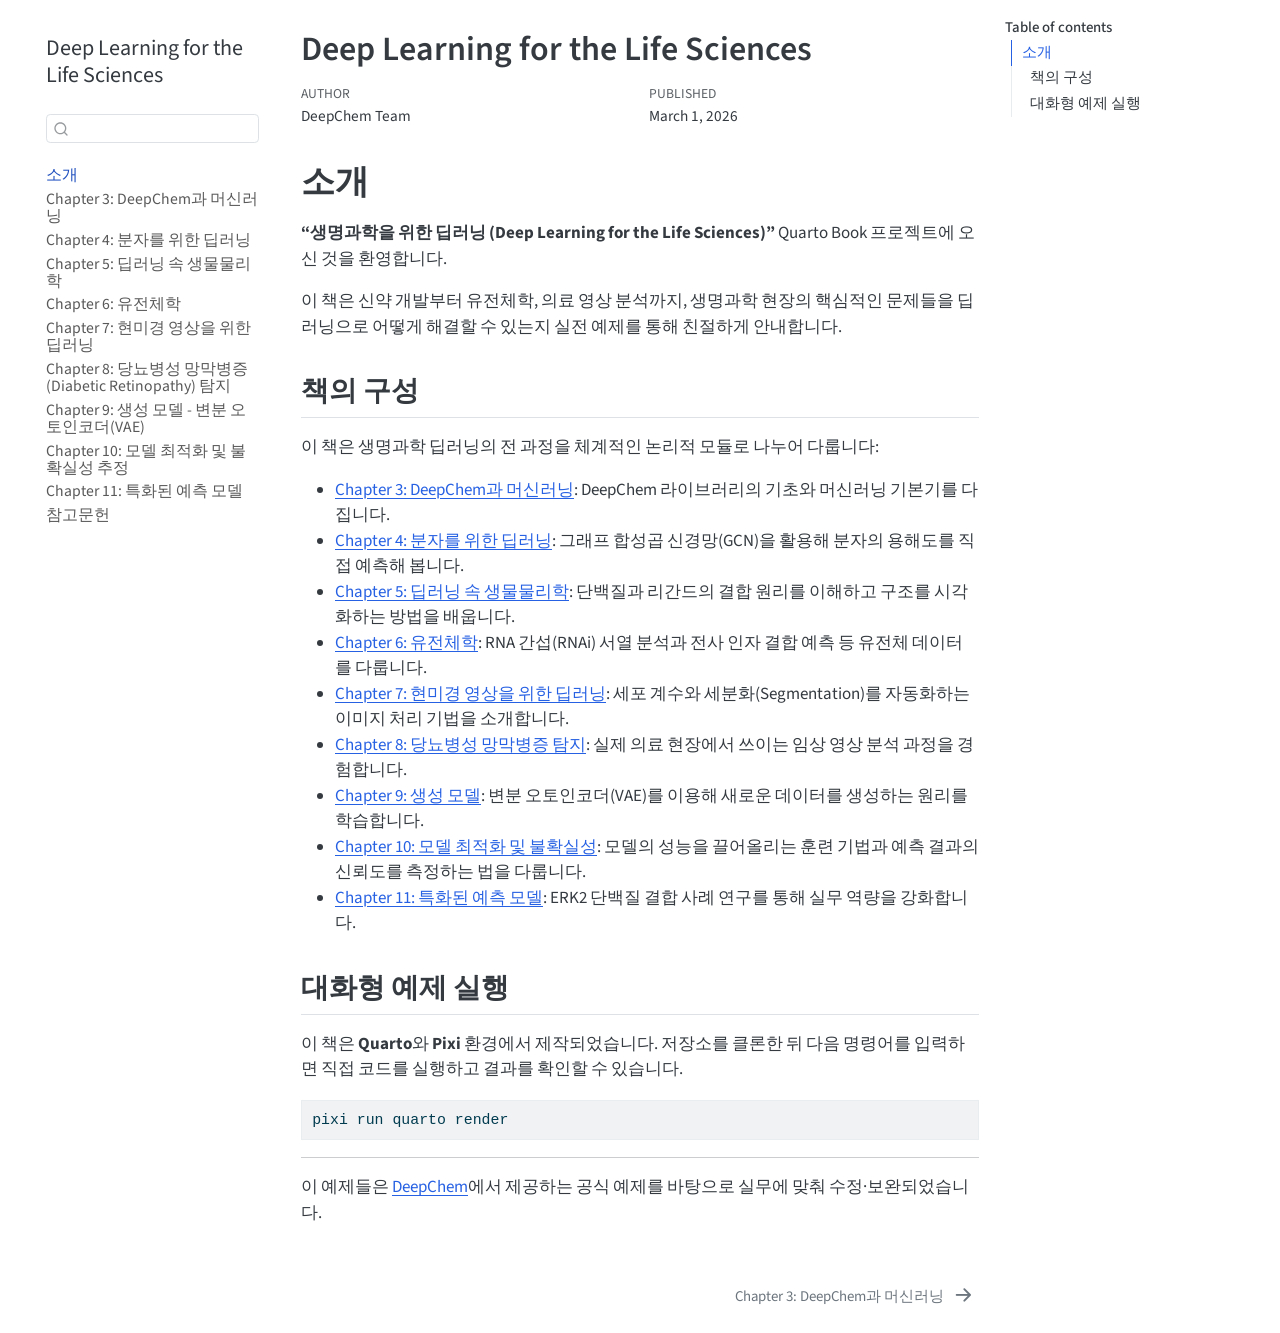
<file: index.html>
<!DOCTYPE html>
<html xmlns="http://www.w3.org/1999/xhtml" lang="en" xml:lang="en"><head>

<meta charset="utf-8">
<meta name="generator" content="quarto-1.9.38">

<meta name="viewport" content="width=device-width, initial-scale=1.0, user-scalable=yes">

<meta name="author" content="DeepChem Team">
<meta name="dcterms.date" content="2026-03-01">

<title>Deep Learning for the Life Sciences</title>
<style>
/* Default styles provided by pandoc.
** See https://pandoc.org/MANUAL.html#variables-for-html for config info.
*/
code{white-space: pre-wrap;}
span.smallcaps{font-variant: small-caps;}
div.columns{display: flex; gap: min(4vw, 1.5em);}
div.column{flex: auto; overflow-x: auto;}
div.hanging-indent{margin-left: 1.5em; text-indent: -1.5em;}
ul.task-list{list-style: none;}
ul.task-list li input[type="checkbox"] {
  width: 0.8em;
  margin: 0 0.8em 0.2em -1em; /* quarto-specific, see https://github.com/quarto-dev/quarto-cli/issues/4556 */ 
  vertical-align: middle;
}
/* CSS for syntax highlighting */
html { -webkit-text-size-adjust: 100%; }
pre > code.sourceCode { white-space: pre; position: relative; }
pre > code.sourceCode > span { display: inline-block; line-height: 1.25; }
pre > code.sourceCode > span:empty { height: 1.2em; }
.sourceCode { overflow: visible; }
code.sourceCode > span { color: inherit; text-decoration: inherit; }
div.sourceCode { margin: 1em 0; }
pre.sourceCode { margin: 0; }
@media screen {
div.sourceCode { overflow: auto; }
}
@media print {
pre > code.sourceCode { white-space: pre-wrap; }
pre > code.sourceCode > span { text-indent: -5em; padding-left: 5em; }
}
pre.numberSource code
  { counter-reset: source-line 0; }
pre.numberSource code > span
  { position: relative; left: -4em; counter-increment: source-line; }
pre.numberSource code > span > a:first-child::before
  { content: counter(source-line);
    position: relative; left: -1em; text-align: right; vertical-align: baseline;
    border: none; display: inline-block;
    -webkit-touch-callout: none; -webkit-user-select: none;
    -khtml-user-select: none; -moz-user-select: none;
    -ms-user-select: none; user-select: none;
    padding: 0 4px; width: 4em;
  }
pre.numberSource { margin-left: 3em;  padding-left: 4px; }
div.sourceCode
  {   }
@media screen {
pre > code.sourceCode > span > a:first-child::before { text-decoration: underline; }
}
</style>


<script src="site_libs/quarto-nav/quarto-nav.js"></script>
<script src="site_libs/quarto-nav/headroom.min.js"></script>
<script src="site_libs/clipboard/clipboard.min.js"></script>
<script src="site_libs/quarto-search/autocomplete.umd.js"></script>
<script src="site_libs/quarto-search/fuse.min.js"></script>
<script src="site_libs/quarto-search/quarto-search.js"></script>
<meta name="quarto:offset" content="./">
<link href="./Chapter03/index.html" rel="next">
<script src="site_libs/quarto-html/quarto.js" type="module"></script>
<script src="site_libs/quarto-html/tabsets/tabsets.js" type="module"></script>
<script src="site_libs/quarto-html/popper.min.js"></script>
<script src="site_libs/quarto-html/tippy.umd.min.js"></script>
<script src="site_libs/quarto-html/anchor.min.js"></script>
<link href="site_libs/quarto-html/tippy.css" rel="stylesheet">
<link href="site_libs/quarto-html/quarto-syntax-highlighting-15634bcf2e68342d4ad2dfa704d543f6.css" rel="stylesheet" id="quarto-text-highlighting-styles">
<script src="site_libs/bootstrap/bootstrap.min.js"></script>
<link href="site_libs/bootstrap/bootstrap-icons.css" rel="stylesheet">
<link href="site_libs/bootstrap/bootstrap-2dcff80ce44e81cc327f7b5509d9652d.min.css" rel="stylesheet" append-hash="true" id="quarto-bootstrap" data-mode="light">
<script id="quarto-search-options" type="application/json">{
  "location": "sidebar",
  "copy-button": false,
  "collapse-after": 3,
  "panel-placement": "start",
  "type": "textbox",
  "limit": 50,
  "keyboard-shortcut": [
    "f",
    "/",
    "s"
  ],
  "show-item-context": false,
  "language": {
    "search-no-results-text": "No results",
    "search-matching-documents-text": "matching documents",
    "search-copy-link-title": "Copy link to search",
    "search-hide-matches-text": "Hide additional matches",
    "search-more-match-text": "more match in this document",
    "search-more-matches-text": "more matches in this document",
    "search-clear-button-title": "Clear",
    "search-text-placeholder": "",
    "search-detached-cancel-button-title": "Cancel",
    "search-submit-button-title": "Submit",
    "search-label": "Search"
  }
}</script>


</head>

<body class="nav-sidebar floating quarto-light">

<div id="quarto-search-results"></div>
  <header id="quarto-header" class="headroom fixed-top">
  <nav class="quarto-secondary-nav">
    <div class="container-fluid d-flex">
      <button type="button" class="quarto-btn-toggle btn" data-bs-toggle="collapse" role="button" data-bs-target=".quarto-sidebar-collapse-item" aria-controls="quarto-sidebar" aria-expanded="false" aria-label="Toggle sidebar navigation" onclick="if (window.quartoToggleHeadroom) { window.quartoToggleHeadroom(); }">
        <i class="bi bi-layout-text-sidebar-reverse"></i>
      </button>
        <nav class="quarto-page-breadcrumbs" aria-label="breadcrumb"><ol class="breadcrumb"><li class="breadcrumb-item"><a href="./index.html">소개</a></li></ol></nav>
        <a class="flex-grow-1" role="navigation" data-bs-toggle="collapse" data-bs-target=".quarto-sidebar-collapse-item" aria-controls="quarto-sidebar" aria-expanded="false" aria-label="Toggle sidebar navigation" onclick="if (window.quartoToggleHeadroom) { window.quartoToggleHeadroom(); }">      
        </a>
      <button type="button" class="btn quarto-search-button" aria-label="Search" onclick="window.quartoOpenSearch();">
        <i class="bi bi-search"></i>
      </button>
    </div>
  </nav>
</header>
<!-- content -->
<div id="quarto-content" class="quarto-container page-columns page-rows-contents page-layout-article">
<!-- sidebar -->
  <nav id="quarto-sidebar" class="sidebar collapse collapse-horizontal quarto-sidebar-collapse-item sidebar-navigation floating overflow-auto">
    <div class="pt-lg-2 mt-2 text-left sidebar-header">
    <div class="sidebar-title mb-0 py-0">
      <a href="./">Deep Learning for the Life Sciences</a> 
    </div>
      </div>
        <div class="mt-2 flex-shrink-0 align-items-center">
        <div class="sidebar-search">
        <div id="quarto-search" class="" title="Search"></div>
        </div>
        </div>
    <div class="sidebar-menu-container"> 
    <ul class="list-unstyled mt-1">
        <li class="sidebar-item">
  <div class="sidebar-item-container"> 
  <a href="./index.html" class="sidebar-item-text sidebar-link active">
 <span class="menu-text">소개</span></a>
  </div>
</li>
        <li class="sidebar-item">
  <div class="sidebar-item-container"> 
  <a href="./Chapter03/index.html" class="sidebar-item-text sidebar-link"><span class="chapter-title">Chapter 3: DeepChem과 머신러닝</span></a>
  </div>
</li>
        <li class="sidebar-item">
  <div class="sidebar-item-container"> 
  <a href="./Chapter04/index.html" class="sidebar-item-text sidebar-link"><span class="chapter-title">Chapter 4: 분자를 위한 딥러닝</span></a>
  </div>
</li>
        <li class="sidebar-item">
  <div class="sidebar-item-container"> 
  <a href="./Chapter05/index.html" class="sidebar-item-text sidebar-link"><span class="chapter-title">Chapter 5: 딥러닝 속 생물물리학</span></a>
  </div>
</li>
        <li class="sidebar-item">
  <div class="sidebar-item-container"> 
  <a href="./Chapter06/index.html" class="sidebar-item-text sidebar-link"><span class="chapter-title">Chapter 6: 유전체학</span></a>
  </div>
</li>
        <li class="sidebar-item">
  <div class="sidebar-item-container"> 
  <a href="./Chapter07/index.html" class="sidebar-item-text sidebar-link"><span class="chapter-title">Chapter 7: 현미경 영상을 위한 딥러닝</span></a>
  </div>
</li>
        <li class="sidebar-item">
  <div class="sidebar-item-container"> 
  <a href="./Chapter08/index.html" class="sidebar-item-text sidebar-link"><span class="chapter-title">Chapter 8: 당뇨병성 망막병증(Diabetic Retinopathy) 탐지</span></a>
  </div>
</li>
        <li class="sidebar-item">
  <div class="sidebar-item-container"> 
  <a href="./Chapter09/index.html" class="sidebar-item-text sidebar-link"><span class="chapter-title">Chapter 9: 생성 모델 - 변분 오토인코더(VAE)</span></a>
  </div>
</li>
        <li class="sidebar-item">
  <div class="sidebar-item-container"> 
  <a href="./Chapter10/index.html" class="sidebar-item-text sidebar-link"><span class="chapter-title">Chapter 10: 모델 최적화 및 불확실성 추정</span></a>
  </div>
</li>
        <li class="sidebar-item">
  <div class="sidebar-item-container"> 
  <a href="./Chapter11/index.html" class="sidebar-item-text sidebar-link"><span class="chapter-title">Chapter 11: 특화된 예측 모델</span></a>
  </div>
</li>
        <li class="sidebar-item">
  <div class="sidebar-item-container"> 
  <a href="./references.html" class="sidebar-item-text sidebar-link">
 <span class="menu-text">참고문헌</span></a>
  </div>
</li>
    </ul>
    </div>
</nav>
<div id="quarto-sidebar-glass" class="quarto-sidebar-collapse-item" data-bs-toggle="collapse" data-bs-target=".quarto-sidebar-collapse-item"></div>
<!-- margin-sidebar -->
    <div id="quarto-margin-sidebar" class="sidebar margin-sidebar">
        <nav id="TOC" role="doc-toc" class="toc-active">
    <h2 id="toc-title">Table of contents</h2>
   
  <ul>
  <li><a href="#소개" id="toc-소개" class="nav-link active" data-scroll-target="#소개">소개</a>
  <ul class="collapse">
  <li><a href="#책의-구성" id="toc-책의-구성" class="nav-link" data-scroll-target="#책의-구성">책의 구성</a></li>
  <li><a href="#대화형-예제-실행" id="toc-대화형-예제-실행" class="nav-link" data-scroll-target="#대화형-예제-실행">대화형 예제 실행</a></li>
  </ul></li>
  </ul>
</nav>
    </div>
<!-- main -->
<main class="content" id="quarto-document-content">

<header id="title-block-header" class="quarto-title-block default">
<div class="quarto-title">
<h1 class="title">Deep Learning for the Life Sciences</h1>
</div>



<div class="quarto-title-meta">

    <div>
    <div class="quarto-title-meta-heading">Author</div>
    <div class="quarto-title-meta-contents">
             <p>DeepChem Team </p>
          </div>
  </div>
    
    <div>
    <div class="quarto-title-meta-heading">Published</div>
    <div class="quarto-title-meta-contents">
      <p class="date">March 1, 2026</p>
    </div>
  </div>
  
    
  </div>
  


</header>


<section id="소개" class="level1 unnumbered">
<h1 class="unnumbered">소개</h1>
<p><strong>“생명과학을 위한 딥러닝 (Deep Learning for the Life Sciences)”</strong> Quarto Book 프로젝트에 오신 것을 환영합니다.</p>
<p>이 책은 신약 개발부터 유전체학, 의료 영상 분석까지, 생명과학 현장의 핵심적인 문제들을 딥러닝으로 어떻게 해결할 수 있는지 실전 예제를 통해 친절하게 안내합니다.</p>
<section id="책의-구성" class="level2">
<h2 class="anchored" data-anchor-id="책의-구성">책의 구성</h2>
<p>이 책은 생명과학 딥러닝의 전 과정을 체계적인 논리적 모듈로 나누어 다룹니다:</p>
<ul>
<li><strong><a href="./Chapter03/index.html">Chapter 3: DeepChem과 머신러닝</a></strong>: DeepChem 라이브러리의 기초와 머신러닝 기본기를 다집니다.</li>
<li><strong><a href="./Chapter04/index.html">Chapter 4: 분자를 위한 딥러닝</a></strong>: 그래프 합성곱 신경망(GCN)을 활용해 분자의 용해도를 직접 예측해 봅니다.</li>
<li><strong><a href="./Chapter05/index.html">Chapter 5: 딥러닝 속 생물물리학</a></strong>: 단백질과 리간드의 결합 원리를 이해하고 구조를 시각화하는 방법을 배웁니다.</li>
<li><strong><a href="./Chapter06/index.html">Chapter 6: 유전체학</a></strong>: RNA 간섭(RNAi) 서열 분석과 전사 인자 결합 예측 등 유전체 데이터를 다룹니다.</li>
<li><strong><a href="./Chapter07/index.html">Chapter 7: 현미경 영상을 위한 딥러닝</a></strong>: 세포 계수와 세분화(Segmentation)를 자동화하는 이미지 처리 기법을 소개합니다.</li>
<li><strong><a href="./Chapter08/index.html">Chapter 8: 당뇨병성 망막병증 탐지</a></strong>: 실제 의료 현장에서 쓰이는 임상 영상 분석 과정을 경험합니다.</li>
<li><strong><a href="./Chapter09/index.html">Chapter 9: 생성 모델</a></strong>: 변분 오토인코더(VAE)를 이용해 새로운 데이터를 생성하는 원리를 학습합니다.</li>
<li><strong><a href="./Chapter10/index.html">Chapter 10: 모델 최적화 및 불확실성</a></strong>: 모델의 성능을 끌어올리는 훈련 기법과 예측 결과의 신뢰도를 측정하는 법을 다룹니다.</li>
<li><strong><a href="./Chapter11/index.html">Chapter 11: 특화된 예측 모델</a></strong>: ERK2 단백질 결합 사례 연구를 통해 실무 역량을 강화합니다.</li>
</ul>
</section>
<section id="대화형-예제-실행" class="level2">
<h2 class="anchored" data-anchor-id="대화형-예제-실행">대화형 예제 실행</h2>
<p>이 책은 <strong>Quarto</strong>와 <strong>Pixi</strong> 환경에서 제작되었습니다. 저장소를 클론한 뒤 다음 명령어를 입력하면 직접 코드를 실행하고 결과를 확인할 수 있습니다.</p>
<div class="code-copy-outer-scaffold"><div class="sourceCode" id="cb1"><pre class="sourceCode bash code-with-copy"><code class="sourceCode bash"><span id="cb1-1"><a href="#cb1-1" aria-hidden="true" tabindex="-1"></a><span class="ex">pixi</span> run quarto render</span></code></pre></div><button title="Copy to Clipboard" class="code-copy-button"><i class="bi"></i></button></div>
<hr>
<p>이 예제들은 <a href="https://deepchem.io/">DeepChem</a>에서 제공하는 공식 예제를 바탕으로 실무에 맞춰 수정·보완되었습니다.</p>


</section>
</section>

</main> <!-- /main -->
<script id="quarto-html-after-body" type="application/javascript">
  window.document.addEventListener("DOMContentLoaded", function (event) {
    const icon = "";
    const anchorJS = new window.AnchorJS();
    anchorJS.options = {
      placement: 'right',
      icon: icon
    };
    anchorJS.add('.anchored');
    const isCodeAnnotation = (el) => {
      for (const clz of el.classList) {
        if (clz.startsWith('code-annotation-')) {                     
          return true;
        }
      }
      return false;
    }
    const onCopySuccess = function(e) {
      // button target
      const button = e.trigger;
      // don't keep focus
      button.blur();
      // flash "checked"
      button.classList.add('code-copy-button-checked');
      var currentTitle = button.getAttribute("title");
      button.setAttribute("title", "Copied!");
      let tooltip;
      if (window.bootstrap) {
        button.setAttribute("data-bs-toggle", "tooltip");
        button.setAttribute("data-bs-placement", "left");
        button.setAttribute("data-bs-title", "Copied!");
        tooltip = new bootstrap.Tooltip(button, 
          { trigger: "manual", 
            customClass: "code-copy-button-tooltip",
            offset: [0, -8]});
        tooltip.show();    
      }
      setTimeout(function() {
        if (tooltip) {
          tooltip.hide();
          button.removeAttribute("data-bs-title");
          button.removeAttribute("data-bs-toggle");
          button.removeAttribute("data-bs-placement");
        }
        button.setAttribute("title", currentTitle);
        button.classList.remove('code-copy-button-checked');
      }, 1000);
      // clear code selection
      e.clearSelection();
    }
    const getTextToCopy = function(trigger) {
      const outerScaffold = trigger.parentElement.cloneNode(true);
      const codeEl = outerScaffold.querySelector('code');
      for (const childEl of codeEl.children) {
        if (isCodeAnnotation(childEl)) {
          childEl.remove();
        }
      }
      return codeEl.innerText;
    }
    const clipboard = new window.ClipboardJS('.code-copy-button:not([data-in-quarto-modal])', {
      text: getTextToCopy
    });
    clipboard.on('success', onCopySuccess);
    if (window.document.getElementById('quarto-embedded-source-code-modal')) {
      const clipboardModal = new window.ClipboardJS('.code-copy-button[data-in-quarto-modal]', {
        text: getTextToCopy,
        container: window.document.getElementById('quarto-embedded-source-code-modal')
      });
      clipboardModal.on('success', onCopySuccess);
    }
      var localhostRegex = new RegExp(/^(?:http|https):\/\/localhost\:?[0-9]*\//);
      var mailtoRegex = new RegExp(/^mailto:/);
        var filterRegex = new RegExp('/' + window.location.host + '/');
      var isInternal = (href) => {
          return filterRegex.test(href) || localhostRegex.test(href) || mailtoRegex.test(href);
      }
      // Inspect non-navigation links and adorn them if external
     var links = window.document.querySelectorAll('a[href]:not(.nav-link):not(.navbar-brand):not(.toc-action):not(.sidebar-link):not(.sidebar-item-toggle):not(.pagination-link):not(.no-external):not([aria-hidden]):not(.dropdown-item):not(.quarto-navigation-tool):not(.about-link)');
      for (var i=0; i<links.length; i++) {
        const link = links[i];
        if (!isInternal(link.href)) {
          // undo the damage that might have been done by quarto-nav.js in the case of
          // links that we want to consider external
          if (link.dataset.originalHref !== undefined) {
            link.href = link.dataset.originalHref;
          }
        }
      }
    function tippyHover(el, contentFn, onTriggerFn, onUntriggerFn) {
      const config = {
        allowHTML: true,
        maxWidth: 500,
        delay: 100,
        arrow: false,
        appendTo: function(el) {
            return el.parentElement;
        },
        interactive: true,
        interactiveBorder: 10,
        theme: 'quarto',
        placement: 'bottom-start',
      };
      if (contentFn) {
        config.content = contentFn;
      }
      if (onTriggerFn) {
        config.onTrigger = onTriggerFn;
      }
      if (onUntriggerFn) {
        config.onUntrigger = onUntriggerFn;
      }
      window.tippy(el, config); 
    }
    const noterefs = window.document.querySelectorAll('a[role="doc-noteref"]');
    for (var i=0; i<noterefs.length; i++) {
      const ref = noterefs[i];
      tippyHover(ref, function() {
        // use id or data attribute instead here
        let href = ref.getAttribute('data-footnote-href') || ref.getAttribute('href');
        try { href = new URL(href).hash; } catch {}
        const id = href.replace(/^#\/?/, "");
        const note = window.document.getElementById(id);
        if (note) {
          return note.innerHTML;
        } else {
          return "";
        }
      });
    }
    const xrefs = window.document.querySelectorAll('a.quarto-xref');
    const processXRef = (id, note) => {
      // Strip column container classes
      const stripColumnClz = (el) => {
        el.classList.remove("page-full", "page-columns");
        if (el.children) {
          for (const child of el.children) {
            stripColumnClz(child);
          }
        }
      }
      stripColumnClz(note)
      if (id === null || id.startsWith('sec-')) {
        // Special case sections, only their first couple elements
        const container = document.createElement("div");
        if (note.children && note.children.length > 2) {
          container.appendChild(note.children[0].cloneNode(true));
          for (let i = 1; i < note.children.length; i++) {
            const child = note.children[i];
            if (child.tagName === "P" && child.innerText === "") {
              continue;
            } else {
              container.appendChild(child.cloneNode(true));
              break;
            }
          }
          if (window.Quarto?.typesetMath) {
            window.Quarto.typesetMath(container);
          }
          return container.innerHTML
        } else {
          if (window.Quarto?.typesetMath) {
            window.Quarto.typesetMath(note);
          }
          return note.innerHTML;
        }
      } else {
        // Remove any anchor links if they are present
        const anchorLink = note.querySelector('a.anchorjs-link');
        if (anchorLink) {
          anchorLink.remove();
        }
        if (window.Quarto?.typesetMath) {
          window.Quarto.typesetMath(note);
        }
        if (note.classList.contains("callout")) {
          return note.outerHTML;
        } else {
          return note.innerHTML;
        }
      }
    }
    for (var i=0; i<xrefs.length; i++) {
      const xref = xrefs[i];
      tippyHover(xref, undefined, function(instance) {
        instance.disable();
        let url = xref.getAttribute('href');
        let hash = undefined; 
        if (url.startsWith('#')) {
          hash = url;
        } else {
          try { hash = new URL(url).hash; } catch {}
        }
        if (hash) {
          const id = hash.replace(/^#\/?/, "");
          const note = window.document.getElementById(id);
          if (note !== null) {
            try {
              const html = processXRef(id, note.cloneNode(true));
              instance.setContent(html);
            } finally {
              instance.enable();
              instance.show();
            }
          } else {
            // See if we can fetch this
            fetch(url.split('#')[0])
            .then(res => res.text())
            .then(html => {
              const parser = new DOMParser();
              const htmlDoc = parser.parseFromString(html, "text/html");
              const note = htmlDoc.getElementById(id);
              if (note !== null) {
                const html = processXRef(id, note);
                instance.setContent(html);
              } 
            }).finally(() => {
              instance.enable();
              instance.show();
            });
          }
        } else {
          // See if we can fetch a full url (with no hash to target)
          // This is a special case and we should probably do some content thinning / targeting
          fetch(url)
          .then(res => res.text())
          .then(html => {
            const parser = new DOMParser();
            const htmlDoc = parser.parseFromString(html, "text/html");
            const note = htmlDoc.querySelector('main.content');
            if (note !== null) {
              // This should only happen for chapter cross references
              // (since there is no id in the URL)
              // remove the first header
              if (note.children.length > 0 && note.children[0].tagName === "HEADER") {
                note.children[0].remove();
              }
              const html = processXRef(null, note);
              instance.setContent(html);
            } 
          }).finally(() => {
            instance.enable();
            instance.show();
          });
        }
      }, function(instance) {
      });
    }
        let selectedAnnoteEl;
        const selectorForAnnotation = ( cell, annotation) => {
          let cellAttr = 'data-code-cell="' + cell + '"';
          let lineAttr = 'data-code-annotation="' +  annotation + '"';
          const selector = 'span[' + cellAttr + '][' + lineAttr + ']';
          return selector;
        }
        const selectCodeLines = (annoteEl) => {
          const doc = window.document;
          const targetCell = annoteEl.getAttribute("data-target-cell");
          const targetAnnotation = annoteEl.getAttribute("data-target-annotation");
          const annoteSpan = window.document.querySelector(selectorForAnnotation(targetCell, targetAnnotation));
          const lines = annoteSpan.getAttribute("data-code-lines").split(",");
          const lineIds = lines.map((line) => {
            return targetCell + "-" + line;
          })
          let top = null;
          let height = null;
          let parent = null;
          if (lineIds.length > 0) {
              //compute the position of the single el (top and bottom and make a div)
              const el = window.document.getElementById(lineIds[0]);
              top = el.offsetTop;
              height = el.offsetHeight;
              parent = el.parentElement.parentElement;
            if (lineIds.length > 1) {
              const lastEl = window.document.getElementById(lineIds[lineIds.length - 1]);
              const bottom = lastEl.offsetTop + lastEl.offsetHeight;
              height = bottom - top;
            }
            if (top !== null && height !== null && parent !== null) {
              // cook up a div (if necessary) and position it 
              let div = window.document.getElementById("code-annotation-line-highlight");
              if (div === null) {
                div = window.document.createElement("div");
                div.setAttribute("id", "code-annotation-line-highlight");
                div.style.position = 'absolute';
                parent.appendChild(div);
              }
              div.style.top = top - 2 + "px";
              div.style.height = height + 4 + "px";
              div.style.left = 0;
              let gutterDiv = window.document.getElementById("code-annotation-line-highlight-gutter");
              if (gutterDiv === null) {
                gutterDiv = window.document.createElement("div");
                gutterDiv.setAttribute("id", "code-annotation-line-highlight-gutter");
                gutterDiv.style.position = 'absolute';
                const codeCell = window.document.getElementById(targetCell);
                const gutter = codeCell.querySelector('.code-annotation-gutter');
                gutter.appendChild(gutterDiv);
              }
              gutterDiv.style.top = top - 2 + "px";
              gutterDiv.style.height = height + 4 + "px";
            }
            selectedAnnoteEl = annoteEl;
          }
        };
        const unselectCodeLines = () => {
          const elementsIds = ["code-annotation-line-highlight", "code-annotation-line-highlight-gutter"];
          elementsIds.forEach((elId) => {
            const div = window.document.getElementById(elId);
            if (div) {
              div.remove();
            }
          });
          selectedAnnoteEl = undefined;
        };
          // Handle positioning of the toggle
      window.addEventListener(
        "resize",
        throttle(() => {
          elRect = undefined;
          if (selectedAnnoteEl) {
            selectCodeLines(selectedAnnoteEl);
          }
        }, 10)
      );
      function throttle(fn, ms) {
      let throttle = false;
      let timer;
        return (...args) => {
          if(!throttle) { // first call gets through
              fn.apply(this, args);
              throttle = true;
          } else { // all the others get throttled
              if(timer) clearTimeout(timer); // cancel #2
              timer = setTimeout(() => {
                fn.apply(this, args);
                timer = throttle = false;
              }, ms);
          }
        };
      }
        // Attach click handler to the DT
        const annoteDls = window.document.querySelectorAll('dt[data-target-cell]');
        for (const annoteDlNode of annoteDls) {
          annoteDlNode.addEventListener('click', (event) => {
            const clickedEl = event.target;
            if (clickedEl !== selectedAnnoteEl) {
              unselectCodeLines();
              const activeEl = window.document.querySelector('dt[data-target-cell].code-annotation-active');
              if (activeEl) {
                activeEl.classList.remove('code-annotation-active');
              }
              selectCodeLines(clickedEl);
              clickedEl.classList.add('code-annotation-active');
            } else {
              // Unselect the line
              unselectCodeLines();
              clickedEl.classList.remove('code-annotation-active');
            }
          });
        }
    const findCites = (el) => {
      const parentEl = el.parentElement;
      if (parentEl) {
        const cites = parentEl.dataset.cites;
        if (cites) {
          return {
            el,
            cites: cites.split(' ')
          };
        } else {
          return findCites(el.parentElement)
        }
      } else {
        return undefined;
      }
    };
    var bibliorefs = window.document.querySelectorAll('a[role="doc-biblioref"]');
    for (var i=0; i<bibliorefs.length; i++) {
      const ref = bibliorefs[i];
      const citeInfo = findCites(ref);
      if (citeInfo) {
        tippyHover(citeInfo.el, function() {
          var popup = window.document.createElement('div');
          citeInfo.cites.forEach(function(cite) {
            var citeDiv = window.document.createElement('div');
            citeDiv.classList.add('hanging-indent');
            citeDiv.classList.add('csl-entry');
            var biblioDiv = window.document.getElementById('ref-' + cite);
            if (biblioDiv) {
              citeDiv.innerHTML = biblioDiv.innerHTML;
            }
            popup.appendChild(citeDiv);
          });
          return popup.innerHTML;
        });
      }
    }
  });
  </script>
<nav class="page-navigation">
  <div class="nav-page nav-page-previous">
  </div>
  <div class="nav-page nav-page-next">
      <a href="./Chapter03/index.html" class="pagination-link" aria-label="Chapter 3: DeepChem과 머신러닝">
        <span class="nav-page-text"><span class="chapter-title">Chapter 3: DeepChem과 머신러닝</span></span> <i class="bi bi-arrow-right-short"></i>
      </a>
  </div>
</nav>
</div> <!-- /content -->




</body></html>
</file>
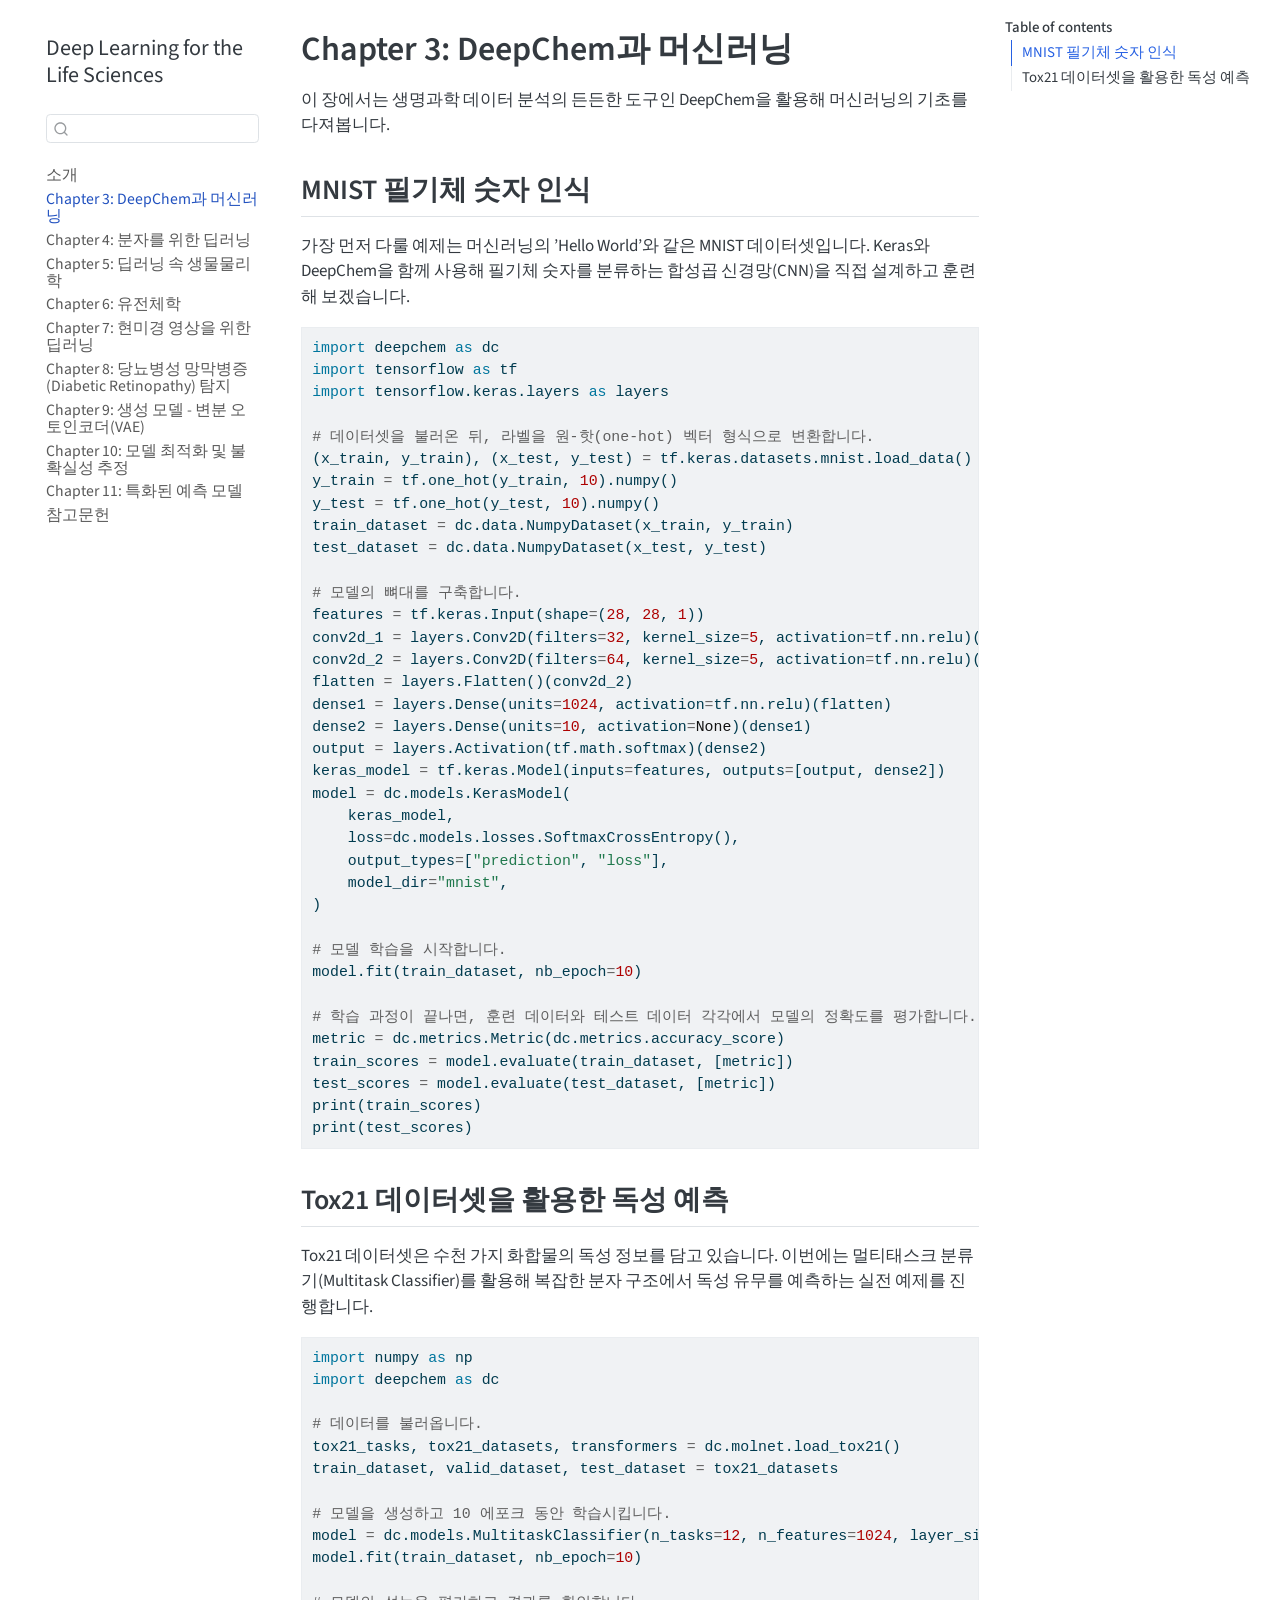
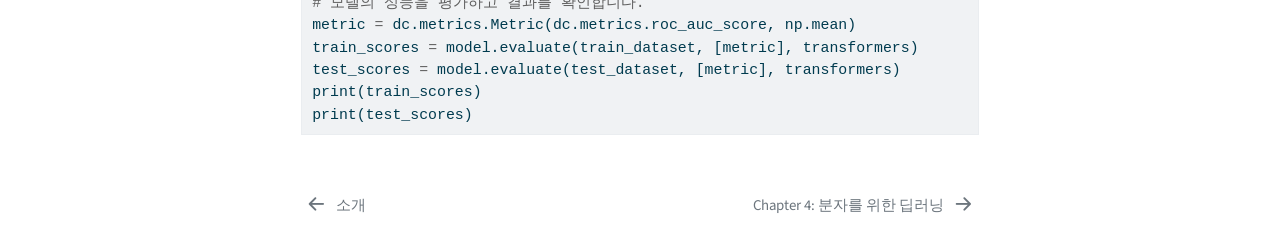
<file: Chapter03/index.html>
<!DOCTYPE html>
<html xmlns="http://www.w3.org/1999/xhtml" lang="en" xml:lang="en"><head>

<meta charset="utf-8">
<meta name="generator" content="quarto-1.9.38">

<meta name="viewport" content="width=device-width, initial-scale=1.0, user-scalable=yes">


<title>Chapter 3: DeepChem과 머신러닝 – Deep Learning for the Life Sciences</title>
<style>
/* Default styles provided by pandoc.
** See https://pandoc.org/MANUAL.html#variables-for-html for config info.
*/
code{white-space: pre-wrap;}
span.smallcaps{font-variant: small-caps;}
div.columns{display: flex; gap: min(4vw, 1.5em);}
div.column{flex: auto; overflow-x: auto;}
div.hanging-indent{margin-left: 1.5em; text-indent: -1.5em;}
ul.task-list{list-style: none;}
ul.task-list li input[type="checkbox"] {
  width: 0.8em;
  margin: 0 0.8em 0.2em -1em; /* quarto-specific, see https://github.com/quarto-dev/quarto-cli/issues/4556 */ 
  vertical-align: middle;
}
/* CSS for syntax highlighting */
html { -webkit-text-size-adjust: 100%; }
pre > code.sourceCode { white-space: pre; position: relative; }
pre > code.sourceCode > span { display: inline-block; line-height: 1.25; }
pre > code.sourceCode > span:empty { height: 1.2em; }
.sourceCode { overflow: visible; }
code.sourceCode > span { color: inherit; text-decoration: inherit; }
div.sourceCode { margin: 1em 0; }
pre.sourceCode { margin: 0; }
@media screen {
div.sourceCode { overflow: auto; }
}
@media print {
pre > code.sourceCode { white-space: pre-wrap; }
pre > code.sourceCode > span { text-indent: -5em; padding-left: 5em; }
}
pre.numberSource code
  { counter-reset: source-line 0; }
pre.numberSource code > span
  { position: relative; left: -4em; counter-increment: source-line; }
pre.numberSource code > span > a:first-child::before
  { content: counter(source-line);
    position: relative; left: -1em; text-align: right; vertical-align: baseline;
    border: none; display: inline-block;
    -webkit-touch-callout: none; -webkit-user-select: none;
    -khtml-user-select: none; -moz-user-select: none;
    -ms-user-select: none; user-select: none;
    padding: 0 4px; width: 4em;
  }
pre.numberSource { margin-left: 3em;  padding-left: 4px; }
div.sourceCode
  {   }
@media screen {
pre > code.sourceCode > span > a:first-child::before { text-decoration: underline; }
}
</style>


<script src="../site_libs/quarto-nav/quarto-nav.js"></script>
<script src="../site_libs/quarto-nav/headroom.min.js"></script>
<script src="../site_libs/clipboard/clipboard.min.js"></script>
<script src="../site_libs/quarto-search/autocomplete.umd.js"></script>
<script src="../site_libs/quarto-search/fuse.min.js"></script>
<script src="../site_libs/quarto-search/quarto-search.js"></script>
<meta name="quarto:offset" content="../">
<link href="../Chapter04/index.html" rel="next">
<link href="../index.html" rel="prev">
<script src="../site_libs/quarto-html/quarto.js" type="module"></script>
<script src="../site_libs/quarto-html/tabsets/tabsets.js" type="module"></script>
<script src="../site_libs/quarto-html/popper.min.js"></script>
<script src="../site_libs/quarto-html/tippy.umd.min.js"></script>
<script src="../site_libs/quarto-html/anchor.min.js"></script>
<link href="../site_libs/quarto-html/tippy.css" rel="stylesheet">
<link href="../site_libs/quarto-html/quarto-syntax-highlighting-15634bcf2e68342d4ad2dfa704d543f6.css" rel="stylesheet" id="quarto-text-highlighting-styles">
<script src="../site_libs/bootstrap/bootstrap.min.js"></script>
<link href="../site_libs/bootstrap/bootstrap-icons.css" rel="stylesheet">
<link href="../site_libs/bootstrap/bootstrap-2dcff80ce44e81cc327f7b5509d9652d.min.css" rel="stylesheet" append-hash="true" id="quarto-bootstrap" data-mode="light">
<script id="quarto-search-options" type="application/json">{
  "location": "sidebar",
  "copy-button": false,
  "collapse-after": 3,
  "panel-placement": "start",
  "type": "textbox",
  "limit": 50,
  "keyboard-shortcut": [
    "f",
    "/",
    "s"
  ],
  "show-item-context": false,
  "language": {
    "search-no-results-text": "No results",
    "search-matching-documents-text": "matching documents",
    "search-copy-link-title": "Copy link to search",
    "search-hide-matches-text": "Hide additional matches",
    "search-more-match-text": "more match in this document",
    "search-more-matches-text": "more matches in this document",
    "search-clear-button-title": "Clear",
    "search-text-placeholder": "",
    "search-detached-cancel-button-title": "Cancel",
    "search-submit-button-title": "Submit",
    "search-label": "Search"
  }
}</script>


</head>

<body class="nav-sidebar floating quarto-light">

<div id="quarto-search-results"></div>
  <header id="quarto-header" class="headroom fixed-top">
  <nav class="quarto-secondary-nav">
    <div class="container-fluid d-flex">
      <button type="button" class="quarto-btn-toggle btn" data-bs-toggle="collapse" role="button" data-bs-target=".quarto-sidebar-collapse-item" aria-controls="quarto-sidebar" aria-expanded="false" aria-label="Toggle sidebar navigation" onclick="if (window.quartoToggleHeadroom) { window.quartoToggleHeadroom(); }">
        <i class="bi bi-layout-text-sidebar-reverse"></i>
      </button>
        <nav class="quarto-page-breadcrumbs" aria-label="breadcrumb"><ol class="breadcrumb"><li class="breadcrumb-item"><a href="../Chapter03/index.html"><span class="chapter-title">Chapter 3: DeepChem과 머신러닝</span></a></li></ol></nav>
        <a class="flex-grow-1" role="navigation" data-bs-toggle="collapse" data-bs-target=".quarto-sidebar-collapse-item" aria-controls="quarto-sidebar" aria-expanded="false" aria-label="Toggle sidebar navigation" onclick="if (window.quartoToggleHeadroom) { window.quartoToggleHeadroom(); }">      
        </a>
      <button type="button" class="btn quarto-search-button" aria-label="Search" onclick="window.quartoOpenSearch();">
        <i class="bi bi-search"></i>
      </button>
    </div>
  </nav>
</header>
<!-- content -->
<div id="quarto-content" class="quarto-container page-columns page-rows-contents page-layout-article">
<!-- sidebar -->
  <nav id="quarto-sidebar" class="sidebar collapse collapse-horizontal quarto-sidebar-collapse-item sidebar-navigation floating overflow-auto">
    <div class="pt-lg-2 mt-2 text-left sidebar-header">
    <div class="sidebar-title mb-0 py-0">
      <a href="../">Deep Learning for the Life Sciences</a> 
    </div>
      </div>
        <div class="mt-2 flex-shrink-0 align-items-center">
        <div class="sidebar-search">
        <div id="quarto-search" class="" title="Search"></div>
        </div>
        </div>
    <div class="sidebar-menu-container"> 
    <ul class="list-unstyled mt-1">
        <li class="sidebar-item">
  <div class="sidebar-item-container"> 
  <a href="../index.html" class="sidebar-item-text sidebar-link">
 <span class="menu-text">소개</span></a>
  </div>
</li>
        <li class="sidebar-item">
  <div class="sidebar-item-container"> 
  <a href="../Chapter03/index.html" class="sidebar-item-text sidebar-link active"><span class="chapter-title">Chapter 3: DeepChem과 머신러닝</span></a>
  </div>
</li>
        <li class="sidebar-item">
  <div class="sidebar-item-container"> 
  <a href="../Chapter04/index.html" class="sidebar-item-text sidebar-link"><span class="chapter-title">Chapter 4: 분자를 위한 딥러닝</span></a>
  </div>
</li>
        <li class="sidebar-item">
  <div class="sidebar-item-container"> 
  <a href="../Chapter05/index.html" class="sidebar-item-text sidebar-link"><span class="chapter-title">Chapter 5: 딥러닝 속 생물물리학</span></a>
  </div>
</li>
        <li class="sidebar-item">
  <div class="sidebar-item-container"> 
  <a href="../Chapter06/index.html" class="sidebar-item-text sidebar-link"><span class="chapter-title">Chapter 6: 유전체학</span></a>
  </div>
</li>
        <li class="sidebar-item">
  <div class="sidebar-item-container"> 
  <a href="../Chapter07/index.html" class="sidebar-item-text sidebar-link"><span class="chapter-title">Chapter 7: 현미경 영상을 위한 딥러닝</span></a>
  </div>
</li>
        <li class="sidebar-item">
  <div class="sidebar-item-container"> 
  <a href="../Chapter08/index.html" class="sidebar-item-text sidebar-link"><span class="chapter-title">Chapter 8: 당뇨병성 망막병증(Diabetic Retinopathy) 탐지</span></a>
  </div>
</li>
        <li class="sidebar-item">
  <div class="sidebar-item-container"> 
  <a href="../Chapter09/index.html" class="sidebar-item-text sidebar-link"><span class="chapter-title">Chapter 9: 생성 모델 - 변분 오토인코더(VAE)</span></a>
  </div>
</li>
        <li class="sidebar-item">
  <div class="sidebar-item-container"> 
  <a href="../Chapter10/index.html" class="sidebar-item-text sidebar-link"><span class="chapter-title">Chapter 10: 모델 최적화 및 불확실성 추정</span></a>
  </div>
</li>
        <li class="sidebar-item">
  <div class="sidebar-item-container"> 
  <a href="../Chapter11/index.html" class="sidebar-item-text sidebar-link"><span class="chapter-title">Chapter 11: 특화된 예측 모델</span></a>
  </div>
</li>
        <li class="sidebar-item">
  <div class="sidebar-item-container"> 
  <a href="../references.html" class="sidebar-item-text sidebar-link">
 <span class="menu-text">참고문헌</span></a>
  </div>
</li>
    </ul>
    </div>
</nav>
<div id="quarto-sidebar-glass" class="quarto-sidebar-collapse-item" data-bs-toggle="collapse" data-bs-target=".quarto-sidebar-collapse-item"></div>
<!-- margin-sidebar -->
    <div id="quarto-margin-sidebar" class="sidebar margin-sidebar">
        <nav id="TOC" role="doc-toc" class="toc-active">
    <h2 id="toc-title">Table of contents</h2>
   
  <ul>
  <li><a href="#mnist-필기체-숫자-인식" id="toc-mnist-필기체-숫자-인식" class="nav-link active" data-scroll-target="#mnist-필기체-숫자-인식">MNIST 필기체 숫자 인식</a></li>
  <li><a href="#tox21-데이터셋을-활용한-독성-예측" id="toc-tox21-데이터셋을-활용한-독성-예측" class="nav-link" data-scroll-target="#tox21-데이터셋을-활용한-독성-예측">Tox21 데이터셋을 활용한 독성 예측</a></li>
  </ul>
</nav>
    </div>
<!-- main -->
<main class="content" id="quarto-document-content">

<header id="title-block-header" class="quarto-title-block default">
<div class="quarto-title">
<h1 class="title"><span class="chapter-title">Chapter 3: DeepChem과 머신러닝</span></h1>
</div>



<div class="quarto-title-meta">

    
  
    
  </div>
  


</header>


<p>이 장에서는 생명과학 데이터 분석의 든든한 도구인 DeepChem을 활용해 머신러닝의 기초를 다져봅니다.</p>
<section id="mnist-필기체-숫자-인식" class="level2">
<h2 class="anchored" data-anchor-id="mnist-필기체-숫자-인식">MNIST 필기체 숫자 인식</h2>
<p>가장 먼저 다룰 예제는 머신러닝의 ’Hello World’와 같은 MNIST 데이터셋입니다. Keras와 DeepChem을 함께 사용해 필기체 숫자를 분류하는 합성곱 신경망(CNN)을 직접 설계하고 훈련해 보겠습니다.</p>
<div class="code-copy-outer-scaffold"><div class="sourceCode" id="cb1"><pre class="sourceCode python code-with-copy"><code class="sourceCode python"><span id="cb1-1"><a href="#cb1-1" aria-hidden="true" tabindex="-1"></a><span class="im">import</span> deepchem <span class="im">as</span> dc</span>
<span id="cb1-2"><a href="#cb1-2" aria-hidden="true" tabindex="-1"></a><span class="im">import</span> tensorflow <span class="im">as</span> tf</span>
<span id="cb1-3"><a href="#cb1-3" aria-hidden="true" tabindex="-1"></a><span class="im">import</span> tensorflow.keras.layers <span class="im">as</span> layers</span>
<span id="cb1-4"><a href="#cb1-4" aria-hidden="true" tabindex="-1"></a></span>
<span id="cb1-5"><a href="#cb1-5" aria-hidden="true" tabindex="-1"></a><span class="co"># 데이터셋을 불러온 뒤, 라벨을 원-핫(one-hot) 벡터 형식으로 변환합니다.</span></span>
<span id="cb1-6"><a href="#cb1-6" aria-hidden="true" tabindex="-1"></a>(x_train, y_train), (x_test, y_test) <span class="op">=</span> tf.keras.datasets.mnist.load_data()</span>
<span id="cb1-7"><a href="#cb1-7" aria-hidden="true" tabindex="-1"></a>y_train <span class="op">=</span> tf.one_hot(y_train, <span class="dv">10</span>).numpy()</span>
<span id="cb1-8"><a href="#cb1-8" aria-hidden="true" tabindex="-1"></a>y_test <span class="op">=</span> tf.one_hot(y_test, <span class="dv">10</span>).numpy()</span>
<span id="cb1-9"><a href="#cb1-9" aria-hidden="true" tabindex="-1"></a>train_dataset <span class="op">=</span> dc.data.NumpyDataset(x_train, y_train)</span>
<span id="cb1-10"><a href="#cb1-10" aria-hidden="true" tabindex="-1"></a>test_dataset <span class="op">=</span> dc.data.NumpyDataset(x_test, y_test)</span>
<span id="cb1-11"><a href="#cb1-11" aria-hidden="true" tabindex="-1"></a></span>
<span id="cb1-12"><a href="#cb1-12" aria-hidden="true" tabindex="-1"></a><span class="co"># 모델의 뼈대를 구축합니다.</span></span>
<span id="cb1-13"><a href="#cb1-13" aria-hidden="true" tabindex="-1"></a>features <span class="op">=</span> tf.keras.Input(shape<span class="op">=</span>(<span class="dv">28</span>, <span class="dv">28</span>, <span class="dv">1</span>))</span>
<span id="cb1-14"><a href="#cb1-14" aria-hidden="true" tabindex="-1"></a>conv2d_1 <span class="op">=</span> layers.Conv2D(filters<span class="op">=</span><span class="dv">32</span>, kernel_size<span class="op">=</span><span class="dv">5</span>, activation<span class="op">=</span>tf.nn.relu)(features)</span>
<span id="cb1-15"><a href="#cb1-15" aria-hidden="true" tabindex="-1"></a>conv2d_2 <span class="op">=</span> layers.Conv2D(filters<span class="op">=</span><span class="dv">64</span>, kernel_size<span class="op">=</span><span class="dv">5</span>, activation<span class="op">=</span>tf.nn.relu)(conv2d_1)</span>
<span id="cb1-16"><a href="#cb1-16" aria-hidden="true" tabindex="-1"></a>flatten <span class="op">=</span> layers.Flatten()(conv2d_2)</span>
<span id="cb1-17"><a href="#cb1-17" aria-hidden="true" tabindex="-1"></a>dense1 <span class="op">=</span> layers.Dense(units<span class="op">=</span><span class="dv">1024</span>, activation<span class="op">=</span>tf.nn.relu)(flatten)</span>
<span id="cb1-18"><a href="#cb1-18" aria-hidden="true" tabindex="-1"></a>dense2 <span class="op">=</span> layers.Dense(units<span class="op">=</span><span class="dv">10</span>, activation<span class="op">=</span><span class="va">None</span>)(dense1)</span>
<span id="cb1-19"><a href="#cb1-19" aria-hidden="true" tabindex="-1"></a>output <span class="op">=</span> layers.Activation(tf.math.softmax)(dense2)</span>
<span id="cb1-20"><a href="#cb1-20" aria-hidden="true" tabindex="-1"></a>keras_model <span class="op">=</span> tf.keras.Model(inputs<span class="op">=</span>features, outputs<span class="op">=</span>[output, dense2])</span>
<span id="cb1-21"><a href="#cb1-21" aria-hidden="true" tabindex="-1"></a>model <span class="op">=</span> dc.models.KerasModel(</span>
<span id="cb1-22"><a href="#cb1-22" aria-hidden="true" tabindex="-1"></a>    keras_model,</span>
<span id="cb1-23"><a href="#cb1-23" aria-hidden="true" tabindex="-1"></a>    loss<span class="op">=</span>dc.models.losses.SoftmaxCrossEntropy(),</span>
<span id="cb1-24"><a href="#cb1-24" aria-hidden="true" tabindex="-1"></a>    output_types<span class="op">=</span>[<span class="st">"prediction"</span>, <span class="st">"loss"</span>],</span>
<span id="cb1-25"><a href="#cb1-25" aria-hidden="true" tabindex="-1"></a>    model_dir<span class="op">=</span><span class="st">"mnist"</span>,</span>
<span id="cb1-26"><a href="#cb1-26" aria-hidden="true" tabindex="-1"></a>)</span>
<span id="cb1-27"><a href="#cb1-27" aria-hidden="true" tabindex="-1"></a></span>
<span id="cb1-28"><a href="#cb1-28" aria-hidden="true" tabindex="-1"></a><span class="co"># 모델 학습을 시작합니다.</span></span>
<span id="cb1-29"><a href="#cb1-29" aria-hidden="true" tabindex="-1"></a>model.fit(train_dataset, nb_epoch<span class="op">=</span><span class="dv">10</span>)</span>
<span id="cb1-30"><a href="#cb1-30" aria-hidden="true" tabindex="-1"></a></span>
<span id="cb1-31"><a href="#cb1-31" aria-hidden="true" tabindex="-1"></a><span class="co"># 학습 과정이 끝나면, 훈련 데이터와 테스트 데이터 각각에서 모델의 정확도를 평가합니다.</span></span>
<span id="cb1-32"><a href="#cb1-32" aria-hidden="true" tabindex="-1"></a>metric <span class="op">=</span> dc.metrics.Metric(dc.metrics.accuracy_score)</span>
<span id="cb1-33"><a href="#cb1-33" aria-hidden="true" tabindex="-1"></a>train_scores <span class="op">=</span> model.evaluate(train_dataset, [metric])</span>
<span id="cb1-34"><a href="#cb1-34" aria-hidden="true" tabindex="-1"></a>test_scores <span class="op">=</span> model.evaluate(test_dataset, [metric])</span>
<span id="cb1-35"><a href="#cb1-35" aria-hidden="true" tabindex="-1"></a><span class="bu">print</span>(train_scores)</span>
<span id="cb1-36"><a href="#cb1-36" aria-hidden="true" tabindex="-1"></a><span class="bu">print</span>(test_scores)</span></code></pre></div><button title="Copy to Clipboard" class="code-copy-button"><i class="bi"></i></button></div>
</section>
<section id="tox21-데이터셋을-활용한-독성-예측" class="level2">
<h2 class="anchored" data-anchor-id="tox21-데이터셋을-활용한-독성-예측">Tox21 데이터셋을 활용한 독성 예측</h2>
<p>Tox21 데이터셋은 수천 가지 화합물의 독성 정보를 담고 있습니다. 이번에는 멀티태스크 분류기(Multitask Classifier)를 활용해 복잡한 분자 구조에서 독성 유무를 예측하는 실전 예제를 진행합니다.</p>
<div class="code-copy-outer-scaffold"><div class="sourceCode" id="cb2"><pre class="sourceCode python code-with-copy"><code class="sourceCode python"><span id="cb2-1"><a href="#cb2-1" aria-hidden="true" tabindex="-1"></a><span class="im">import</span> numpy <span class="im">as</span> np</span>
<span id="cb2-2"><a href="#cb2-2" aria-hidden="true" tabindex="-1"></a><span class="im">import</span> deepchem <span class="im">as</span> dc</span>
<span id="cb2-3"><a href="#cb2-3" aria-hidden="true" tabindex="-1"></a></span>
<span id="cb2-4"><a href="#cb2-4" aria-hidden="true" tabindex="-1"></a><span class="co"># 데이터를 불러옵니다.</span></span>
<span id="cb2-5"><a href="#cb2-5" aria-hidden="true" tabindex="-1"></a>tox21_tasks, tox21_datasets, transformers <span class="op">=</span> dc.molnet.load_tox21()</span>
<span id="cb2-6"><a href="#cb2-6" aria-hidden="true" tabindex="-1"></a>train_dataset, valid_dataset, test_dataset <span class="op">=</span> tox21_datasets</span>
<span id="cb2-7"><a href="#cb2-7" aria-hidden="true" tabindex="-1"></a></span>
<span id="cb2-8"><a href="#cb2-8" aria-hidden="true" tabindex="-1"></a><span class="co"># 모델을 생성하고 10 에포크 동안 학습시킵니다.</span></span>
<span id="cb2-9"><a href="#cb2-9" aria-hidden="true" tabindex="-1"></a>model <span class="op">=</span> dc.models.MultitaskClassifier(n_tasks<span class="op">=</span><span class="dv">12</span>, n_features<span class="op">=</span><span class="dv">1024</span>, layer_sizes<span class="op">=</span>[<span class="dv">1000</span>])</span>
<span id="cb2-10"><a href="#cb2-10" aria-hidden="true" tabindex="-1"></a>model.fit(train_dataset, nb_epoch<span class="op">=</span><span class="dv">10</span>)</span>
<span id="cb2-11"><a href="#cb2-11" aria-hidden="true" tabindex="-1"></a></span>
<span id="cb2-12"><a href="#cb2-12" aria-hidden="true" tabindex="-1"></a><span class="co"># 모델의 성능을 평가하고 결과를 확인합니다.</span></span>
<span id="cb2-13"><a href="#cb2-13" aria-hidden="true" tabindex="-1"></a>metric <span class="op">=</span> dc.metrics.Metric(dc.metrics.roc_auc_score, np.mean)</span>
<span id="cb2-14"><a href="#cb2-14" aria-hidden="true" tabindex="-1"></a>train_scores <span class="op">=</span> model.evaluate(train_dataset, [metric], transformers)</span>
<span id="cb2-15"><a href="#cb2-15" aria-hidden="true" tabindex="-1"></a>test_scores <span class="op">=</span> model.evaluate(test_dataset, [metric], transformers)</span>
<span id="cb2-16"><a href="#cb2-16" aria-hidden="true" tabindex="-1"></a><span class="bu">print</span>(train_scores)</span>
<span id="cb2-17"><a href="#cb2-17" aria-hidden="true" tabindex="-1"></a><span class="bu">print</span>(test_scores)</span></code></pre></div><button title="Copy to Clipboard" class="code-copy-button"><i class="bi"></i></button></div>


</section>

</main> <!-- /main -->
<script id="quarto-html-after-body" type="application/javascript">
  window.document.addEventListener("DOMContentLoaded", function (event) {
    const icon = "";
    const anchorJS = new window.AnchorJS();
    anchorJS.options = {
      placement: 'right',
      icon: icon
    };
    anchorJS.add('.anchored');
    const isCodeAnnotation = (el) => {
      for (const clz of el.classList) {
        if (clz.startsWith('code-annotation-')) {                     
          return true;
        }
      }
      return false;
    }
    const onCopySuccess = function(e) {
      // button target
      const button = e.trigger;
      // don't keep focus
      button.blur();
      // flash "checked"
      button.classList.add('code-copy-button-checked');
      var currentTitle = button.getAttribute("title");
      button.setAttribute("title", "Copied!");
      let tooltip;
      if (window.bootstrap) {
        button.setAttribute("data-bs-toggle", "tooltip");
        button.setAttribute("data-bs-placement", "left");
        button.setAttribute("data-bs-title", "Copied!");
        tooltip = new bootstrap.Tooltip(button, 
          { trigger: "manual", 
            customClass: "code-copy-button-tooltip",
            offset: [0, -8]});
        tooltip.show();    
      }
      setTimeout(function() {
        if (tooltip) {
          tooltip.hide();
          button.removeAttribute("data-bs-title");
          button.removeAttribute("data-bs-toggle");
          button.removeAttribute("data-bs-placement");
        }
        button.setAttribute("title", currentTitle);
        button.classList.remove('code-copy-button-checked');
      }, 1000);
      // clear code selection
      e.clearSelection();
    }
    const getTextToCopy = function(trigger) {
      const outerScaffold = trigger.parentElement.cloneNode(true);
      const codeEl = outerScaffold.querySelector('code');
      for (const childEl of codeEl.children) {
        if (isCodeAnnotation(childEl)) {
          childEl.remove();
        }
      }
      return codeEl.innerText;
    }
    const clipboard = new window.ClipboardJS('.code-copy-button:not([data-in-quarto-modal])', {
      text: getTextToCopy
    });
    clipboard.on('success', onCopySuccess);
    if (window.document.getElementById('quarto-embedded-source-code-modal')) {
      const clipboardModal = new window.ClipboardJS('.code-copy-button[data-in-quarto-modal]', {
        text: getTextToCopy,
        container: window.document.getElementById('quarto-embedded-source-code-modal')
      });
      clipboardModal.on('success', onCopySuccess);
    }
      var localhostRegex = new RegExp(/^(?:http|https):\/\/localhost\:?[0-9]*\//);
      var mailtoRegex = new RegExp(/^mailto:/);
        var filterRegex = new RegExp('/' + window.location.host + '/');
      var isInternal = (href) => {
          return filterRegex.test(href) || localhostRegex.test(href) || mailtoRegex.test(href);
      }
      // Inspect non-navigation links and adorn them if external
     var links = window.document.querySelectorAll('a[href]:not(.nav-link):not(.navbar-brand):not(.toc-action):not(.sidebar-link):not(.sidebar-item-toggle):not(.pagination-link):not(.no-external):not([aria-hidden]):not(.dropdown-item):not(.quarto-navigation-tool):not(.about-link)');
      for (var i=0; i<links.length; i++) {
        const link = links[i];
        if (!isInternal(link.href)) {
          // undo the damage that might have been done by quarto-nav.js in the case of
          // links that we want to consider external
          if (link.dataset.originalHref !== undefined) {
            link.href = link.dataset.originalHref;
          }
        }
      }
    function tippyHover(el, contentFn, onTriggerFn, onUntriggerFn) {
      const config = {
        allowHTML: true,
        maxWidth: 500,
        delay: 100,
        arrow: false,
        appendTo: function(el) {
            return el.parentElement;
        },
        interactive: true,
        interactiveBorder: 10,
        theme: 'quarto',
        placement: 'bottom-start',
      };
      if (contentFn) {
        config.content = contentFn;
      }
      if (onTriggerFn) {
        config.onTrigger = onTriggerFn;
      }
      if (onUntriggerFn) {
        config.onUntrigger = onUntriggerFn;
      }
      window.tippy(el, config); 
    }
    const noterefs = window.document.querySelectorAll('a[role="doc-noteref"]');
    for (var i=0; i<noterefs.length; i++) {
      const ref = noterefs[i];
      tippyHover(ref, function() {
        // use id or data attribute instead here
        let href = ref.getAttribute('data-footnote-href') || ref.getAttribute('href');
        try { href = new URL(href).hash; } catch {}
        const id = href.replace(/^#\/?/, "");
        const note = window.document.getElementById(id);
        if (note) {
          return note.innerHTML;
        } else {
          return "";
        }
      });
    }
    const xrefs = window.document.querySelectorAll('a.quarto-xref');
    const processXRef = (id, note) => {
      // Strip column container classes
      const stripColumnClz = (el) => {
        el.classList.remove("page-full", "page-columns");
        if (el.children) {
          for (const child of el.children) {
            stripColumnClz(child);
          }
        }
      }
      stripColumnClz(note)
      if (id === null || id.startsWith('sec-')) {
        // Special case sections, only their first couple elements
        const container = document.createElement("div");
        if (note.children && note.children.length > 2) {
          container.appendChild(note.children[0].cloneNode(true));
          for (let i = 1; i < note.children.length; i++) {
            const child = note.children[i];
            if (child.tagName === "P" && child.innerText === "") {
              continue;
            } else {
              container.appendChild(child.cloneNode(true));
              break;
            }
          }
          if (window.Quarto?.typesetMath) {
            window.Quarto.typesetMath(container);
          }
          return container.innerHTML
        } else {
          if (window.Quarto?.typesetMath) {
            window.Quarto.typesetMath(note);
          }
          return note.innerHTML;
        }
      } else {
        // Remove any anchor links if they are present
        const anchorLink = note.querySelector('a.anchorjs-link');
        if (anchorLink) {
          anchorLink.remove();
        }
        if (window.Quarto?.typesetMath) {
          window.Quarto.typesetMath(note);
        }
        if (note.classList.contains("callout")) {
          return note.outerHTML;
        } else {
          return note.innerHTML;
        }
      }
    }
    for (var i=0; i<xrefs.length; i++) {
      const xref = xrefs[i];
      tippyHover(xref, undefined, function(instance) {
        instance.disable();
        let url = xref.getAttribute('href');
        let hash = undefined; 
        if (url.startsWith('#')) {
          hash = url;
        } else {
          try { hash = new URL(url).hash; } catch {}
        }
        if (hash) {
          const id = hash.replace(/^#\/?/, "");
          const note = window.document.getElementById(id);
          if (note !== null) {
            try {
              const html = processXRef(id, note.cloneNode(true));
              instance.setContent(html);
            } finally {
              instance.enable();
              instance.show();
            }
          } else {
            // See if we can fetch this
            fetch(url.split('#')[0])
            .then(res => res.text())
            .then(html => {
              const parser = new DOMParser();
              const htmlDoc = parser.parseFromString(html, "text/html");
              const note = htmlDoc.getElementById(id);
              if (note !== null) {
                const html = processXRef(id, note);
                instance.setContent(html);
              } 
            }).finally(() => {
              instance.enable();
              instance.show();
            });
          }
        } else {
          // See if we can fetch a full url (with no hash to target)
          // This is a special case and we should probably do some content thinning / targeting
          fetch(url)
          .then(res => res.text())
          .then(html => {
            const parser = new DOMParser();
            const htmlDoc = parser.parseFromString(html, "text/html");
            const note = htmlDoc.querySelector('main.content');
            if (note !== null) {
              // This should only happen for chapter cross references
              // (since there is no id in the URL)
              // remove the first header
              if (note.children.length > 0 && note.children[0].tagName === "HEADER") {
                note.children[0].remove();
              }
              const html = processXRef(null, note);
              instance.setContent(html);
            } 
          }).finally(() => {
            instance.enable();
            instance.show();
          });
        }
      }, function(instance) {
      });
    }
        let selectedAnnoteEl;
        const selectorForAnnotation = ( cell, annotation) => {
          let cellAttr = 'data-code-cell="' + cell + '"';
          let lineAttr = 'data-code-annotation="' +  annotation + '"';
          const selector = 'span[' + cellAttr + '][' + lineAttr + ']';
          return selector;
        }
        const selectCodeLines = (annoteEl) => {
          const doc = window.document;
          const targetCell = annoteEl.getAttribute("data-target-cell");
          const targetAnnotation = annoteEl.getAttribute("data-target-annotation");
          const annoteSpan = window.document.querySelector(selectorForAnnotation(targetCell, targetAnnotation));
          const lines = annoteSpan.getAttribute("data-code-lines").split(",");
          const lineIds = lines.map((line) => {
            return targetCell + "-" + line;
          })
          let top = null;
          let height = null;
          let parent = null;
          if (lineIds.length > 0) {
              //compute the position of the single el (top and bottom and make a div)
              const el = window.document.getElementById(lineIds[0]);
              top = el.offsetTop;
              height = el.offsetHeight;
              parent = el.parentElement.parentElement;
            if (lineIds.length > 1) {
              const lastEl = window.document.getElementById(lineIds[lineIds.length - 1]);
              const bottom = lastEl.offsetTop + lastEl.offsetHeight;
              height = bottom - top;
            }
            if (top !== null && height !== null && parent !== null) {
              // cook up a div (if necessary) and position it 
              let div = window.document.getElementById("code-annotation-line-highlight");
              if (div === null) {
                div = window.document.createElement("div");
                div.setAttribute("id", "code-annotation-line-highlight");
                div.style.position = 'absolute';
                parent.appendChild(div);
              }
              div.style.top = top - 2 + "px";
              div.style.height = height + 4 + "px";
              div.style.left = 0;
              let gutterDiv = window.document.getElementById("code-annotation-line-highlight-gutter");
              if (gutterDiv === null) {
                gutterDiv = window.document.createElement("div");
                gutterDiv.setAttribute("id", "code-annotation-line-highlight-gutter");
                gutterDiv.style.position = 'absolute';
                const codeCell = window.document.getElementById(targetCell);
                const gutter = codeCell.querySelector('.code-annotation-gutter');
                gutter.appendChild(gutterDiv);
              }
              gutterDiv.style.top = top - 2 + "px";
              gutterDiv.style.height = height + 4 + "px";
            }
            selectedAnnoteEl = annoteEl;
          }
        };
        const unselectCodeLines = () => {
          const elementsIds = ["code-annotation-line-highlight", "code-annotation-line-highlight-gutter"];
          elementsIds.forEach((elId) => {
            const div = window.document.getElementById(elId);
            if (div) {
              div.remove();
            }
          });
          selectedAnnoteEl = undefined;
        };
          // Handle positioning of the toggle
      window.addEventListener(
        "resize",
        throttle(() => {
          elRect = undefined;
          if (selectedAnnoteEl) {
            selectCodeLines(selectedAnnoteEl);
          }
        }, 10)
      );
      function throttle(fn, ms) {
      let throttle = false;
      let timer;
        return (...args) => {
          if(!throttle) { // first call gets through
              fn.apply(this, args);
              throttle = true;
          } else { // all the others get throttled
              if(timer) clearTimeout(timer); // cancel #2
              timer = setTimeout(() => {
                fn.apply(this, args);
                timer = throttle = false;
              }, ms);
          }
        };
      }
        // Attach click handler to the DT
        const annoteDls = window.document.querySelectorAll('dt[data-target-cell]');
        for (const annoteDlNode of annoteDls) {
          annoteDlNode.addEventListener('click', (event) => {
            const clickedEl = event.target;
            if (clickedEl !== selectedAnnoteEl) {
              unselectCodeLines();
              const activeEl = window.document.querySelector('dt[data-target-cell].code-annotation-active');
              if (activeEl) {
                activeEl.classList.remove('code-annotation-active');
              }
              selectCodeLines(clickedEl);
              clickedEl.classList.add('code-annotation-active');
            } else {
              // Unselect the line
              unselectCodeLines();
              clickedEl.classList.remove('code-annotation-active');
            }
          });
        }
    const findCites = (el) => {
      const parentEl = el.parentElement;
      if (parentEl) {
        const cites = parentEl.dataset.cites;
        if (cites) {
          return {
            el,
            cites: cites.split(' ')
          };
        } else {
          return findCites(el.parentElement)
        }
      } else {
        return undefined;
      }
    };
    var bibliorefs = window.document.querySelectorAll('a[role="doc-biblioref"]');
    for (var i=0; i<bibliorefs.length; i++) {
      const ref = bibliorefs[i];
      const citeInfo = findCites(ref);
      if (citeInfo) {
        tippyHover(citeInfo.el, function() {
          var popup = window.document.createElement('div');
          citeInfo.cites.forEach(function(cite) {
            var citeDiv = window.document.createElement('div');
            citeDiv.classList.add('hanging-indent');
            citeDiv.classList.add('csl-entry');
            var biblioDiv = window.document.getElementById('ref-' + cite);
            if (biblioDiv) {
              citeDiv.innerHTML = biblioDiv.innerHTML;
            }
            popup.appendChild(citeDiv);
          });
          return popup.innerHTML;
        });
      }
    }
  });
  </script>
<nav class="page-navigation">
  <div class="nav-page nav-page-previous">
      <a href="../index.html" class="pagination-link" aria-label="소개">
        <i class="bi bi-arrow-left-short"></i> <span class="nav-page-text">소개</span>
      </a>          
  </div>
  <div class="nav-page nav-page-next">
      <a href="../Chapter04/index.html" class="pagination-link" aria-label="Chapter 4: 분자를 위한 딥러닝">
        <span class="nav-page-text"><span class="chapter-title">Chapter 4: 분자를 위한 딥러닝</span></span> <i class="bi bi-arrow-right-short"></i>
      </a>
  </div>
</nav>
</div> <!-- /content -->




</body></html>
</file>
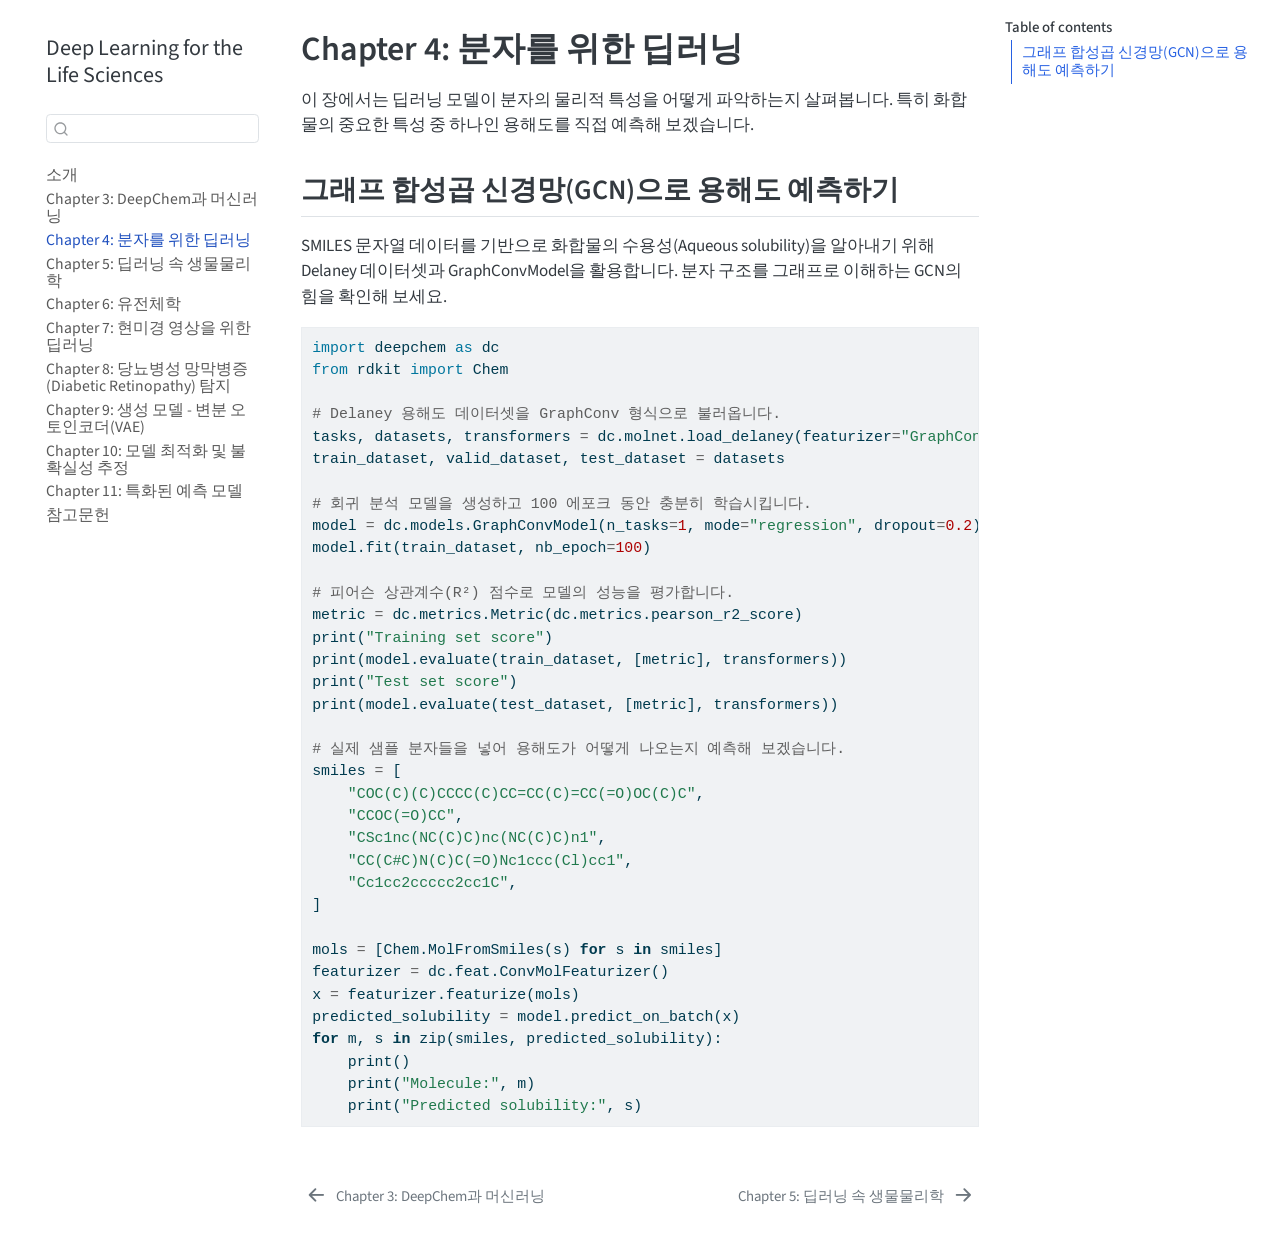
<file: Chapter04/index.html>
<!DOCTYPE html>
<html xmlns="http://www.w3.org/1999/xhtml" lang="en" xml:lang="en"><head>

<meta charset="utf-8">
<meta name="generator" content="quarto-1.9.38">

<meta name="viewport" content="width=device-width, initial-scale=1.0, user-scalable=yes">


<title>Chapter 4: 분자를 위한 딥러닝 – Deep Learning for the Life Sciences</title>
<style>
/* Default styles provided by pandoc.
** See https://pandoc.org/MANUAL.html#variables-for-html for config info.
*/
code{white-space: pre-wrap;}
span.smallcaps{font-variant: small-caps;}
div.columns{display: flex; gap: min(4vw, 1.5em);}
div.column{flex: auto; overflow-x: auto;}
div.hanging-indent{margin-left: 1.5em; text-indent: -1.5em;}
ul.task-list{list-style: none;}
ul.task-list li input[type="checkbox"] {
  width: 0.8em;
  margin: 0 0.8em 0.2em -1em; /* quarto-specific, see https://github.com/quarto-dev/quarto-cli/issues/4556 */ 
  vertical-align: middle;
}
/* CSS for syntax highlighting */
html { -webkit-text-size-adjust: 100%; }
pre > code.sourceCode { white-space: pre; position: relative; }
pre > code.sourceCode > span { display: inline-block; line-height: 1.25; }
pre > code.sourceCode > span:empty { height: 1.2em; }
.sourceCode { overflow: visible; }
code.sourceCode > span { color: inherit; text-decoration: inherit; }
div.sourceCode { margin: 1em 0; }
pre.sourceCode { margin: 0; }
@media screen {
div.sourceCode { overflow: auto; }
}
@media print {
pre > code.sourceCode { white-space: pre-wrap; }
pre > code.sourceCode > span { text-indent: -5em; padding-left: 5em; }
}
pre.numberSource code
  { counter-reset: source-line 0; }
pre.numberSource code > span
  { position: relative; left: -4em; counter-increment: source-line; }
pre.numberSource code > span > a:first-child::before
  { content: counter(source-line);
    position: relative; left: -1em; text-align: right; vertical-align: baseline;
    border: none; display: inline-block;
    -webkit-touch-callout: none; -webkit-user-select: none;
    -khtml-user-select: none; -moz-user-select: none;
    -ms-user-select: none; user-select: none;
    padding: 0 4px; width: 4em;
  }
pre.numberSource { margin-left: 3em;  padding-left: 4px; }
div.sourceCode
  {   }
@media screen {
pre > code.sourceCode > span > a:first-child::before { text-decoration: underline; }
}
</style>


<script src="../site_libs/quarto-nav/quarto-nav.js"></script>
<script src="../site_libs/quarto-nav/headroom.min.js"></script>
<script src="../site_libs/clipboard/clipboard.min.js"></script>
<script src="../site_libs/quarto-search/autocomplete.umd.js"></script>
<script src="../site_libs/quarto-search/fuse.min.js"></script>
<script src="../site_libs/quarto-search/quarto-search.js"></script>
<meta name="quarto:offset" content="../">
<link href="../Chapter05/index.html" rel="next">
<link href="../Chapter03/index.html" rel="prev">
<script src="../site_libs/quarto-html/quarto.js" type="module"></script>
<script src="../site_libs/quarto-html/tabsets/tabsets.js" type="module"></script>
<script src="../site_libs/quarto-html/popper.min.js"></script>
<script src="../site_libs/quarto-html/tippy.umd.min.js"></script>
<script src="../site_libs/quarto-html/anchor.min.js"></script>
<link href="../site_libs/quarto-html/tippy.css" rel="stylesheet">
<link href="../site_libs/quarto-html/quarto-syntax-highlighting-15634bcf2e68342d4ad2dfa704d543f6.css" rel="stylesheet" id="quarto-text-highlighting-styles">
<script src="../site_libs/bootstrap/bootstrap.min.js"></script>
<link href="../site_libs/bootstrap/bootstrap-icons.css" rel="stylesheet">
<link href="../site_libs/bootstrap/bootstrap-2dcff80ce44e81cc327f7b5509d9652d.min.css" rel="stylesheet" append-hash="true" id="quarto-bootstrap" data-mode="light">
<script id="quarto-search-options" type="application/json">{
  "location": "sidebar",
  "copy-button": false,
  "collapse-after": 3,
  "panel-placement": "start",
  "type": "textbox",
  "limit": 50,
  "keyboard-shortcut": [
    "f",
    "/",
    "s"
  ],
  "show-item-context": false,
  "language": {
    "search-no-results-text": "No results",
    "search-matching-documents-text": "matching documents",
    "search-copy-link-title": "Copy link to search",
    "search-hide-matches-text": "Hide additional matches",
    "search-more-match-text": "more match in this document",
    "search-more-matches-text": "more matches in this document",
    "search-clear-button-title": "Clear",
    "search-text-placeholder": "",
    "search-detached-cancel-button-title": "Cancel",
    "search-submit-button-title": "Submit",
    "search-label": "Search"
  }
}</script>


</head>

<body class="nav-sidebar floating quarto-light">

<div id="quarto-search-results"></div>
  <header id="quarto-header" class="headroom fixed-top">
  <nav class="quarto-secondary-nav">
    <div class="container-fluid d-flex">
      <button type="button" class="quarto-btn-toggle btn" data-bs-toggle="collapse" role="button" data-bs-target=".quarto-sidebar-collapse-item" aria-controls="quarto-sidebar" aria-expanded="false" aria-label="Toggle sidebar navigation" onclick="if (window.quartoToggleHeadroom) { window.quartoToggleHeadroom(); }">
        <i class="bi bi-layout-text-sidebar-reverse"></i>
      </button>
        <nav class="quarto-page-breadcrumbs" aria-label="breadcrumb"><ol class="breadcrumb"><li class="breadcrumb-item"><a href="../Chapter04/index.html"><span class="chapter-title">Chapter 4: 분자를 위한 딥러닝</span></a></li></ol></nav>
        <a class="flex-grow-1" role="navigation" data-bs-toggle="collapse" data-bs-target=".quarto-sidebar-collapse-item" aria-controls="quarto-sidebar" aria-expanded="false" aria-label="Toggle sidebar navigation" onclick="if (window.quartoToggleHeadroom) { window.quartoToggleHeadroom(); }">      
        </a>
      <button type="button" class="btn quarto-search-button" aria-label="Search" onclick="window.quartoOpenSearch();">
        <i class="bi bi-search"></i>
      </button>
    </div>
  </nav>
</header>
<!-- content -->
<div id="quarto-content" class="quarto-container page-columns page-rows-contents page-layout-article">
<!-- sidebar -->
  <nav id="quarto-sidebar" class="sidebar collapse collapse-horizontal quarto-sidebar-collapse-item sidebar-navigation floating overflow-auto">
    <div class="pt-lg-2 mt-2 text-left sidebar-header">
    <div class="sidebar-title mb-0 py-0">
      <a href="../">Deep Learning for the Life Sciences</a> 
    </div>
      </div>
        <div class="mt-2 flex-shrink-0 align-items-center">
        <div class="sidebar-search">
        <div id="quarto-search" class="" title="Search"></div>
        </div>
        </div>
    <div class="sidebar-menu-container"> 
    <ul class="list-unstyled mt-1">
        <li class="sidebar-item">
  <div class="sidebar-item-container"> 
  <a href="../index.html" class="sidebar-item-text sidebar-link">
 <span class="menu-text">소개</span></a>
  </div>
</li>
        <li class="sidebar-item">
  <div class="sidebar-item-container"> 
  <a href="../Chapter03/index.html" class="sidebar-item-text sidebar-link"><span class="chapter-title">Chapter 3: DeepChem과 머신러닝</span></a>
  </div>
</li>
        <li class="sidebar-item">
  <div class="sidebar-item-container"> 
  <a href="../Chapter04/index.html" class="sidebar-item-text sidebar-link active"><span class="chapter-title">Chapter 4: 분자를 위한 딥러닝</span></a>
  </div>
</li>
        <li class="sidebar-item">
  <div class="sidebar-item-container"> 
  <a href="../Chapter05/index.html" class="sidebar-item-text sidebar-link"><span class="chapter-title">Chapter 5: 딥러닝 속 생물물리학</span></a>
  </div>
</li>
        <li class="sidebar-item">
  <div class="sidebar-item-container"> 
  <a href="../Chapter06/index.html" class="sidebar-item-text sidebar-link"><span class="chapter-title">Chapter 6: 유전체학</span></a>
  </div>
</li>
        <li class="sidebar-item">
  <div class="sidebar-item-container"> 
  <a href="../Chapter07/index.html" class="sidebar-item-text sidebar-link"><span class="chapter-title">Chapter 7: 현미경 영상을 위한 딥러닝</span></a>
  </div>
</li>
        <li class="sidebar-item">
  <div class="sidebar-item-container"> 
  <a href="../Chapter08/index.html" class="sidebar-item-text sidebar-link"><span class="chapter-title">Chapter 8: 당뇨병성 망막병증(Diabetic Retinopathy) 탐지</span></a>
  </div>
</li>
        <li class="sidebar-item">
  <div class="sidebar-item-container"> 
  <a href="../Chapter09/index.html" class="sidebar-item-text sidebar-link"><span class="chapter-title">Chapter 9: 생성 모델 - 변분 오토인코더(VAE)</span></a>
  </div>
</li>
        <li class="sidebar-item">
  <div class="sidebar-item-container"> 
  <a href="../Chapter10/index.html" class="sidebar-item-text sidebar-link"><span class="chapter-title">Chapter 10: 모델 최적화 및 불확실성 추정</span></a>
  </div>
</li>
        <li class="sidebar-item">
  <div class="sidebar-item-container"> 
  <a href="../Chapter11/index.html" class="sidebar-item-text sidebar-link"><span class="chapter-title">Chapter 11: 특화된 예측 모델</span></a>
  </div>
</li>
        <li class="sidebar-item">
  <div class="sidebar-item-container"> 
  <a href="../references.html" class="sidebar-item-text sidebar-link">
 <span class="menu-text">참고문헌</span></a>
  </div>
</li>
    </ul>
    </div>
</nav>
<div id="quarto-sidebar-glass" class="quarto-sidebar-collapse-item" data-bs-toggle="collapse" data-bs-target=".quarto-sidebar-collapse-item"></div>
<!-- margin-sidebar -->
    <div id="quarto-margin-sidebar" class="sidebar margin-sidebar">
        <nav id="TOC" role="doc-toc" class="toc-active">
    <h2 id="toc-title">Table of contents</h2>
   
  <ul>
  <li><a href="#그래프-합성곱-신경망gcn으로-용해도-예측하기" id="toc-그래프-합성곱-신경망gcn으로-용해도-예측하기" class="nav-link active" data-scroll-target="#그래프-합성곱-신경망gcn으로-용해도-예측하기">그래프 합성곱 신경망(GCN)으로 용해도 예측하기</a></li>
  </ul>
</nav>
    </div>
<!-- main -->
<main class="content" id="quarto-document-content">

<header id="title-block-header" class="quarto-title-block default">
<div class="quarto-title">
<h1 class="title"><span class="chapter-title">Chapter 4: 분자를 위한 딥러닝</span></h1>
</div>



<div class="quarto-title-meta">

    
  
    
  </div>
  


</header>


<p>이 장에서는 딥러닝 모델이 분자의 물리적 특성을 어떻게 파악하는지 살펴봅니다. 특히 화합물의 중요한 특성 중 하나인 용해도를 직접 예측해 보겠습니다.</p>
<section id="그래프-합성곱-신경망gcn으로-용해도-예측하기" class="level2">
<h2 class="anchored" data-anchor-id="그래프-합성곱-신경망gcn으로-용해도-예측하기">그래프 합성곱 신경망(GCN)으로 용해도 예측하기</h2>
<p>SMILES 문자열 데이터를 기반으로 화합물의 수용성(Aqueous solubility)을 알아내기 위해 Delaney 데이터셋과 GraphConvModel을 활용합니다. 분자 구조를 그래프로 이해하는 GCN의 힘을 확인해 보세요.</p>
<div class="code-copy-outer-scaffold"><div class="sourceCode" id="cb1"><pre class="sourceCode python code-with-copy"><code class="sourceCode python"><span id="cb1-1"><a href="#cb1-1" aria-hidden="true" tabindex="-1"></a><span class="im">import</span> deepchem <span class="im">as</span> dc</span>
<span id="cb1-2"><a href="#cb1-2" aria-hidden="true" tabindex="-1"></a><span class="im">from</span> rdkit <span class="im">import</span> Chem</span>
<span id="cb1-3"><a href="#cb1-3" aria-hidden="true" tabindex="-1"></a></span>
<span id="cb1-4"><a href="#cb1-4" aria-hidden="true" tabindex="-1"></a><span class="co"># Delaney 용해도 데이터셋을 GraphConv 형식으로 불러옵니다.</span></span>
<span id="cb1-5"><a href="#cb1-5" aria-hidden="true" tabindex="-1"></a>tasks, datasets, transformers <span class="op">=</span> dc.molnet.load_delaney(featurizer<span class="op">=</span><span class="st">"GraphConv"</span>)</span>
<span id="cb1-6"><a href="#cb1-6" aria-hidden="true" tabindex="-1"></a>train_dataset, valid_dataset, test_dataset <span class="op">=</span> datasets</span>
<span id="cb1-7"><a href="#cb1-7" aria-hidden="true" tabindex="-1"></a></span>
<span id="cb1-8"><a href="#cb1-8" aria-hidden="true" tabindex="-1"></a><span class="co"># 회귀 분석 모델을 생성하고 100 에포크 동안 충분히 학습시킵니다.</span></span>
<span id="cb1-9"><a href="#cb1-9" aria-hidden="true" tabindex="-1"></a>model <span class="op">=</span> dc.models.GraphConvModel(n_tasks<span class="op">=</span><span class="dv">1</span>, mode<span class="op">=</span><span class="st">"regression"</span>, dropout<span class="op">=</span><span class="fl">0.2</span>)</span>
<span id="cb1-10"><a href="#cb1-10" aria-hidden="true" tabindex="-1"></a>model.fit(train_dataset, nb_epoch<span class="op">=</span><span class="dv">100</span>)</span>
<span id="cb1-11"><a href="#cb1-11" aria-hidden="true" tabindex="-1"></a></span>
<span id="cb1-12"><a href="#cb1-12" aria-hidden="true" tabindex="-1"></a><span class="co"># 피어슨 상관계수(R²) 점수로 모델의 성능을 평가합니다.</span></span>
<span id="cb1-13"><a href="#cb1-13" aria-hidden="true" tabindex="-1"></a>metric <span class="op">=</span> dc.metrics.Metric(dc.metrics.pearson_r2_score)</span>
<span id="cb1-14"><a href="#cb1-14" aria-hidden="true" tabindex="-1"></a><span class="bu">print</span>(<span class="st">"Training set score"</span>)</span>
<span id="cb1-15"><a href="#cb1-15" aria-hidden="true" tabindex="-1"></a><span class="bu">print</span>(model.evaluate(train_dataset, [metric], transformers))</span>
<span id="cb1-16"><a href="#cb1-16" aria-hidden="true" tabindex="-1"></a><span class="bu">print</span>(<span class="st">"Test set score"</span>)</span>
<span id="cb1-17"><a href="#cb1-17" aria-hidden="true" tabindex="-1"></a><span class="bu">print</span>(model.evaluate(test_dataset, [metric], transformers))</span>
<span id="cb1-18"><a href="#cb1-18" aria-hidden="true" tabindex="-1"></a></span>
<span id="cb1-19"><a href="#cb1-19" aria-hidden="true" tabindex="-1"></a><span class="co"># 실제 샘플 분자들을 넣어 용해도가 어떻게 나오는지 예측해 보겠습니다.</span></span>
<span id="cb1-20"><a href="#cb1-20" aria-hidden="true" tabindex="-1"></a>smiles <span class="op">=</span> [</span>
<span id="cb1-21"><a href="#cb1-21" aria-hidden="true" tabindex="-1"></a>    <span class="st">"COC(C)(C)CCCC(C)CC=CC(C)=CC(=O)OC(C)C"</span>,</span>
<span id="cb1-22"><a href="#cb1-22" aria-hidden="true" tabindex="-1"></a>    <span class="st">"CCOC(=O)CC"</span>,</span>
<span id="cb1-23"><a href="#cb1-23" aria-hidden="true" tabindex="-1"></a>    <span class="st">"CSc1nc(NC(C)C)nc(NC(C)C)n1"</span>,</span>
<span id="cb1-24"><a href="#cb1-24" aria-hidden="true" tabindex="-1"></a>    <span class="st">"CC(C#C)N(C)C(=O)Nc1ccc(Cl)cc1"</span>,</span>
<span id="cb1-25"><a href="#cb1-25" aria-hidden="true" tabindex="-1"></a>    <span class="st">"Cc1cc2ccccc2cc1C"</span>,</span>
<span id="cb1-26"><a href="#cb1-26" aria-hidden="true" tabindex="-1"></a>]</span>
<span id="cb1-27"><a href="#cb1-27" aria-hidden="true" tabindex="-1"></a></span>
<span id="cb1-28"><a href="#cb1-28" aria-hidden="true" tabindex="-1"></a>mols <span class="op">=</span> [Chem.MolFromSmiles(s) <span class="cf">for</span> s <span class="kw">in</span> smiles]</span>
<span id="cb1-29"><a href="#cb1-29" aria-hidden="true" tabindex="-1"></a>featurizer <span class="op">=</span> dc.feat.ConvMolFeaturizer()</span>
<span id="cb1-30"><a href="#cb1-30" aria-hidden="true" tabindex="-1"></a>x <span class="op">=</span> featurizer.featurize(mols)</span>
<span id="cb1-31"><a href="#cb1-31" aria-hidden="true" tabindex="-1"></a>predicted_solubility <span class="op">=</span> model.predict_on_batch(x)</span>
<span id="cb1-32"><a href="#cb1-32" aria-hidden="true" tabindex="-1"></a><span class="cf">for</span> m, s <span class="kw">in</span> <span class="bu">zip</span>(smiles, predicted_solubility):</span>
<span id="cb1-33"><a href="#cb1-33" aria-hidden="true" tabindex="-1"></a>    <span class="bu">print</span>()</span>
<span id="cb1-34"><a href="#cb1-34" aria-hidden="true" tabindex="-1"></a>    <span class="bu">print</span>(<span class="st">"Molecule:"</span>, m)</span>
<span id="cb1-35"><a href="#cb1-35" aria-hidden="true" tabindex="-1"></a>    <span class="bu">print</span>(<span class="st">"Predicted solubility:"</span>, s)</span></code></pre></div><button title="Copy to Clipboard" class="code-copy-button"><i class="bi"></i></button></div>


</section>

</main> <!-- /main -->
<script id="quarto-html-after-body" type="application/javascript">
  window.document.addEventListener("DOMContentLoaded", function (event) {
    const icon = "";
    const anchorJS = new window.AnchorJS();
    anchorJS.options = {
      placement: 'right',
      icon: icon
    };
    anchorJS.add('.anchored');
    const isCodeAnnotation = (el) => {
      for (const clz of el.classList) {
        if (clz.startsWith('code-annotation-')) {                     
          return true;
        }
      }
      return false;
    }
    const onCopySuccess = function(e) {
      // button target
      const button = e.trigger;
      // don't keep focus
      button.blur();
      // flash "checked"
      button.classList.add('code-copy-button-checked');
      var currentTitle = button.getAttribute("title");
      button.setAttribute("title", "Copied!");
      let tooltip;
      if (window.bootstrap) {
        button.setAttribute("data-bs-toggle", "tooltip");
        button.setAttribute("data-bs-placement", "left");
        button.setAttribute("data-bs-title", "Copied!");
        tooltip = new bootstrap.Tooltip(button, 
          { trigger: "manual", 
            customClass: "code-copy-button-tooltip",
            offset: [0, -8]});
        tooltip.show();    
      }
      setTimeout(function() {
        if (tooltip) {
          tooltip.hide();
          button.removeAttribute("data-bs-title");
          button.removeAttribute("data-bs-toggle");
          button.removeAttribute("data-bs-placement");
        }
        button.setAttribute("title", currentTitle);
        button.classList.remove('code-copy-button-checked');
      }, 1000);
      // clear code selection
      e.clearSelection();
    }
    const getTextToCopy = function(trigger) {
      const outerScaffold = trigger.parentElement.cloneNode(true);
      const codeEl = outerScaffold.querySelector('code');
      for (const childEl of codeEl.children) {
        if (isCodeAnnotation(childEl)) {
          childEl.remove();
        }
      }
      return codeEl.innerText;
    }
    const clipboard = new window.ClipboardJS('.code-copy-button:not([data-in-quarto-modal])', {
      text: getTextToCopy
    });
    clipboard.on('success', onCopySuccess);
    if (window.document.getElementById('quarto-embedded-source-code-modal')) {
      const clipboardModal = new window.ClipboardJS('.code-copy-button[data-in-quarto-modal]', {
        text: getTextToCopy,
        container: window.document.getElementById('quarto-embedded-source-code-modal')
      });
      clipboardModal.on('success', onCopySuccess);
    }
      var localhostRegex = new RegExp(/^(?:http|https):\/\/localhost\:?[0-9]*\//);
      var mailtoRegex = new RegExp(/^mailto:/);
        var filterRegex = new RegExp('/' + window.location.host + '/');
      var isInternal = (href) => {
          return filterRegex.test(href) || localhostRegex.test(href) || mailtoRegex.test(href);
      }
      // Inspect non-navigation links and adorn them if external
     var links = window.document.querySelectorAll('a[href]:not(.nav-link):not(.navbar-brand):not(.toc-action):not(.sidebar-link):not(.sidebar-item-toggle):not(.pagination-link):not(.no-external):not([aria-hidden]):not(.dropdown-item):not(.quarto-navigation-tool):not(.about-link)');
      for (var i=0; i<links.length; i++) {
        const link = links[i];
        if (!isInternal(link.href)) {
          // undo the damage that might have been done by quarto-nav.js in the case of
          // links that we want to consider external
          if (link.dataset.originalHref !== undefined) {
            link.href = link.dataset.originalHref;
          }
        }
      }
    function tippyHover(el, contentFn, onTriggerFn, onUntriggerFn) {
      const config = {
        allowHTML: true,
        maxWidth: 500,
        delay: 100,
        arrow: false,
        appendTo: function(el) {
            return el.parentElement;
        },
        interactive: true,
        interactiveBorder: 10,
        theme: 'quarto',
        placement: 'bottom-start',
      };
      if (contentFn) {
        config.content = contentFn;
      }
      if (onTriggerFn) {
        config.onTrigger = onTriggerFn;
      }
      if (onUntriggerFn) {
        config.onUntrigger = onUntriggerFn;
      }
      window.tippy(el, config); 
    }
    const noterefs = window.document.querySelectorAll('a[role="doc-noteref"]');
    for (var i=0; i<noterefs.length; i++) {
      const ref = noterefs[i];
      tippyHover(ref, function() {
        // use id or data attribute instead here
        let href = ref.getAttribute('data-footnote-href') || ref.getAttribute('href');
        try { href = new URL(href).hash; } catch {}
        const id = href.replace(/^#\/?/, "");
        const note = window.document.getElementById(id);
        if (note) {
          return note.innerHTML;
        } else {
          return "";
        }
      });
    }
    const xrefs = window.document.querySelectorAll('a.quarto-xref');
    const processXRef = (id, note) => {
      // Strip column container classes
      const stripColumnClz = (el) => {
        el.classList.remove("page-full", "page-columns");
        if (el.children) {
          for (const child of el.children) {
            stripColumnClz(child);
          }
        }
      }
      stripColumnClz(note)
      if (id === null || id.startsWith('sec-')) {
        // Special case sections, only their first couple elements
        const container = document.createElement("div");
        if (note.children && note.children.length > 2) {
          container.appendChild(note.children[0].cloneNode(true));
          for (let i = 1; i < note.children.length; i++) {
            const child = note.children[i];
            if (child.tagName === "P" && child.innerText === "") {
              continue;
            } else {
              container.appendChild(child.cloneNode(true));
              break;
            }
          }
          if (window.Quarto?.typesetMath) {
            window.Quarto.typesetMath(container);
          }
          return container.innerHTML
        } else {
          if (window.Quarto?.typesetMath) {
            window.Quarto.typesetMath(note);
          }
          return note.innerHTML;
        }
      } else {
        // Remove any anchor links if they are present
        const anchorLink = note.querySelector('a.anchorjs-link');
        if (anchorLink) {
          anchorLink.remove();
        }
        if (window.Quarto?.typesetMath) {
          window.Quarto.typesetMath(note);
        }
        if (note.classList.contains("callout")) {
          return note.outerHTML;
        } else {
          return note.innerHTML;
        }
      }
    }
    for (var i=0; i<xrefs.length; i++) {
      const xref = xrefs[i];
      tippyHover(xref, undefined, function(instance) {
        instance.disable();
        let url = xref.getAttribute('href');
        let hash = undefined; 
        if (url.startsWith('#')) {
          hash = url;
        } else {
          try { hash = new URL(url).hash; } catch {}
        }
        if (hash) {
          const id = hash.replace(/^#\/?/, "");
          const note = window.document.getElementById(id);
          if (note !== null) {
            try {
              const html = processXRef(id, note.cloneNode(true));
              instance.setContent(html);
            } finally {
              instance.enable();
              instance.show();
            }
          } else {
            // See if we can fetch this
            fetch(url.split('#')[0])
            .then(res => res.text())
            .then(html => {
              const parser = new DOMParser();
              const htmlDoc = parser.parseFromString(html, "text/html");
              const note = htmlDoc.getElementById(id);
              if (note !== null) {
                const html = processXRef(id, note);
                instance.setContent(html);
              } 
            }).finally(() => {
              instance.enable();
              instance.show();
            });
          }
        } else {
          // See if we can fetch a full url (with no hash to target)
          // This is a special case and we should probably do some content thinning / targeting
          fetch(url)
          .then(res => res.text())
          .then(html => {
            const parser = new DOMParser();
            const htmlDoc = parser.parseFromString(html, "text/html");
            const note = htmlDoc.querySelector('main.content');
            if (note !== null) {
              // This should only happen for chapter cross references
              // (since there is no id in the URL)
              // remove the first header
              if (note.children.length > 0 && note.children[0].tagName === "HEADER") {
                note.children[0].remove();
              }
              const html = processXRef(null, note);
              instance.setContent(html);
            } 
          }).finally(() => {
            instance.enable();
            instance.show();
          });
        }
      }, function(instance) {
      });
    }
        let selectedAnnoteEl;
        const selectorForAnnotation = ( cell, annotation) => {
          let cellAttr = 'data-code-cell="' + cell + '"';
          let lineAttr = 'data-code-annotation="' +  annotation + '"';
          const selector = 'span[' + cellAttr + '][' + lineAttr + ']';
          return selector;
        }
        const selectCodeLines = (annoteEl) => {
          const doc = window.document;
          const targetCell = annoteEl.getAttribute("data-target-cell");
          const targetAnnotation = annoteEl.getAttribute("data-target-annotation");
          const annoteSpan = window.document.querySelector(selectorForAnnotation(targetCell, targetAnnotation));
          const lines = annoteSpan.getAttribute("data-code-lines").split(",");
          const lineIds = lines.map((line) => {
            return targetCell + "-" + line;
          })
          let top = null;
          let height = null;
          let parent = null;
          if (lineIds.length > 0) {
              //compute the position of the single el (top and bottom and make a div)
              const el = window.document.getElementById(lineIds[0]);
              top = el.offsetTop;
              height = el.offsetHeight;
              parent = el.parentElement.parentElement;
            if (lineIds.length > 1) {
              const lastEl = window.document.getElementById(lineIds[lineIds.length - 1]);
              const bottom = lastEl.offsetTop + lastEl.offsetHeight;
              height = bottom - top;
            }
            if (top !== null && height !== null && parent !== null) {
              // cook up a div (if necessary) and position it 
              let div = window.document.getElementById("code-annotation-line-highlight");
              if (div === null) {
                div = window.document.createElement("div");
                div.setAttribute("id", "code-annotation-line-highlight");
                div.style.position = 'absolute';
                parent.appendChild(div);
              }
              div.style.top = top - 2 + "px";
              div.style.height = height + 4 + "px";
              div.style.left = 0;
              let gutterDiv = window.document.getElementById("code-annotation-line-highlight-gutter");
              if (gutterDiv === null) {
                gutterDiv = window.document.createElement("div");
                gutterDiv.setAttribute("id", "code-annotation-line-highlight-gutter");
                gutterDiv.style.position = 'absolute';
                const codeCell = window.document.getElementById(targetCell);
                const gutter = codeCell.querySelector('.code-annotation-gutter');
                gutter.appendChild(gutterDiv);
              }
              gutterDiv.style.top = top - 2 + "px";
              gutterDiv.style.height = height + 4 + "px";
            }
            selectedAnnoteEl = annoteEl;
          }
        };
        const unselectCodeLines = () => {
          const elementsIds = ["code-annotation-line-highlight", "code-annotation-line-highlight-gutter"];
          elementsIds.forEach((elId) => {
            const div = window.document.getElementById(elId);
            if (div) {
              div.remove();
            }
          });
          selectedAnnoteEl = undefined;
        };
          // Handle positioning of the toggle
      window.addEventListener(
        "resize",
        throttle(() => {
          elRect = undefined;
          if (selectedAnnoteEl) {
            selectCodeLines(selectedAnnoteEl);
          }
        }, 10)
      );
      function throttle(fn, ms) {
      let throttle = false;
      let timer;
        return (...args) => {
          if(!throttle) { // first call gets through
              fn.apply(this, args);
              throttle = true;
          } else { // all the others get throttled
              if(timer) clearTimeout(timer); // cancel #2
              timer = setTimeout(() => {
                fn.apply(this, args);
                timer = throttle = false;
              }, ms);
          }
        };
      }
        // Attach click handler to the DT
        const annoteDls = window.document.querySelectorAll('dt[data-target-cell]');
        for (const annoteDlNode of annoteDls) {
          annoteDlNode.addEventListener('click', (event) => {
            const clickedEl = event.target;
            if (clickedEl !== selectedAnnoteEl) {
              unselectCodeLines();
              const activeEl = window.document.querySelector('dt[data-target-cell].code-annotation-active');
              if (activeEl) {
                activeEl.classList.remove('code-annotation-active');
              }
              selectCodeLines(clickedEl);
              clickedEl.classList.add('code-annotation-active');
            } else {
              // Unselect the line
              unselectCodeLines();
              clickedEl.classList.remove('code-annotation-active');
            }
          });
        }
    const findCites = (el) => {
      const parentEl = el.parentElement;
      if (parentEl) {
        const cites = parentEl.dataset.cites;
        if (cites) {
          return {
            el,
            cites: cites.split(' ')
          };
        } else {
          return findCites(el.parentElement)
        }
      } else {
        return undefined;
      }
    };
    var bibliorefs = window.document.querySelectorAll('a[role="doc-biblioref"]');
    for (var i=0; i<bibliorefs.length; i++) {
      const ref = bibliorefs[i];
      const citeInfo = findCites(ref);
      if (citeInfo) {
        tippyHover(citeInfo.el, function() {
          var popup = window.document.createElement('div');
          citeInfo.cites.forEach(function(cite) {
            var citeDiv = window.document.createElement('div');
            citeDiv.classList.add('hanging-indent');
            citeDiv.classList.add('csl-entry');
            var biblioDiv = window.document.getElementById('ref-' + cite);
            if (biblioDiv) {
              citeDiv.innerHTML = biblioDiv.innerHTML;
            }
            popup.appendChild(citeDiv);
          });
          return popup.innerHTML;
        });
      }
    }
  });
  </script>
<nav class="page-navigation">
  <div class="nav-page nav-page-previous">
      <a href="../Chapter03/index.html" class="pagination-link" aria-label="Chapter 3: DeepChem과 머신러닝">
        <i class="bi bi-arrow-left-short"></i> <span class="nav-page-text"><span class="chapter-title">Chapter 3: DeepChem과 머신러닝</span></span>
      </a>          
  </div>
  <div class="nav-page nav-page-next">
      <a href="../Chapter05/index.html" class="pagination-link" aria-label="Chapter 5: 딥러닝 속 생물물리학">
        <span class="nav-page-text"><span class="chapter-title">Chapter 5: 딥러닝 속 생물물리학</span></span> <i class="bi bi-arrow-right-short"></i>
      </a>
  </div>
</nav>
</div> <!-- /content -->




</body></html>
</file>
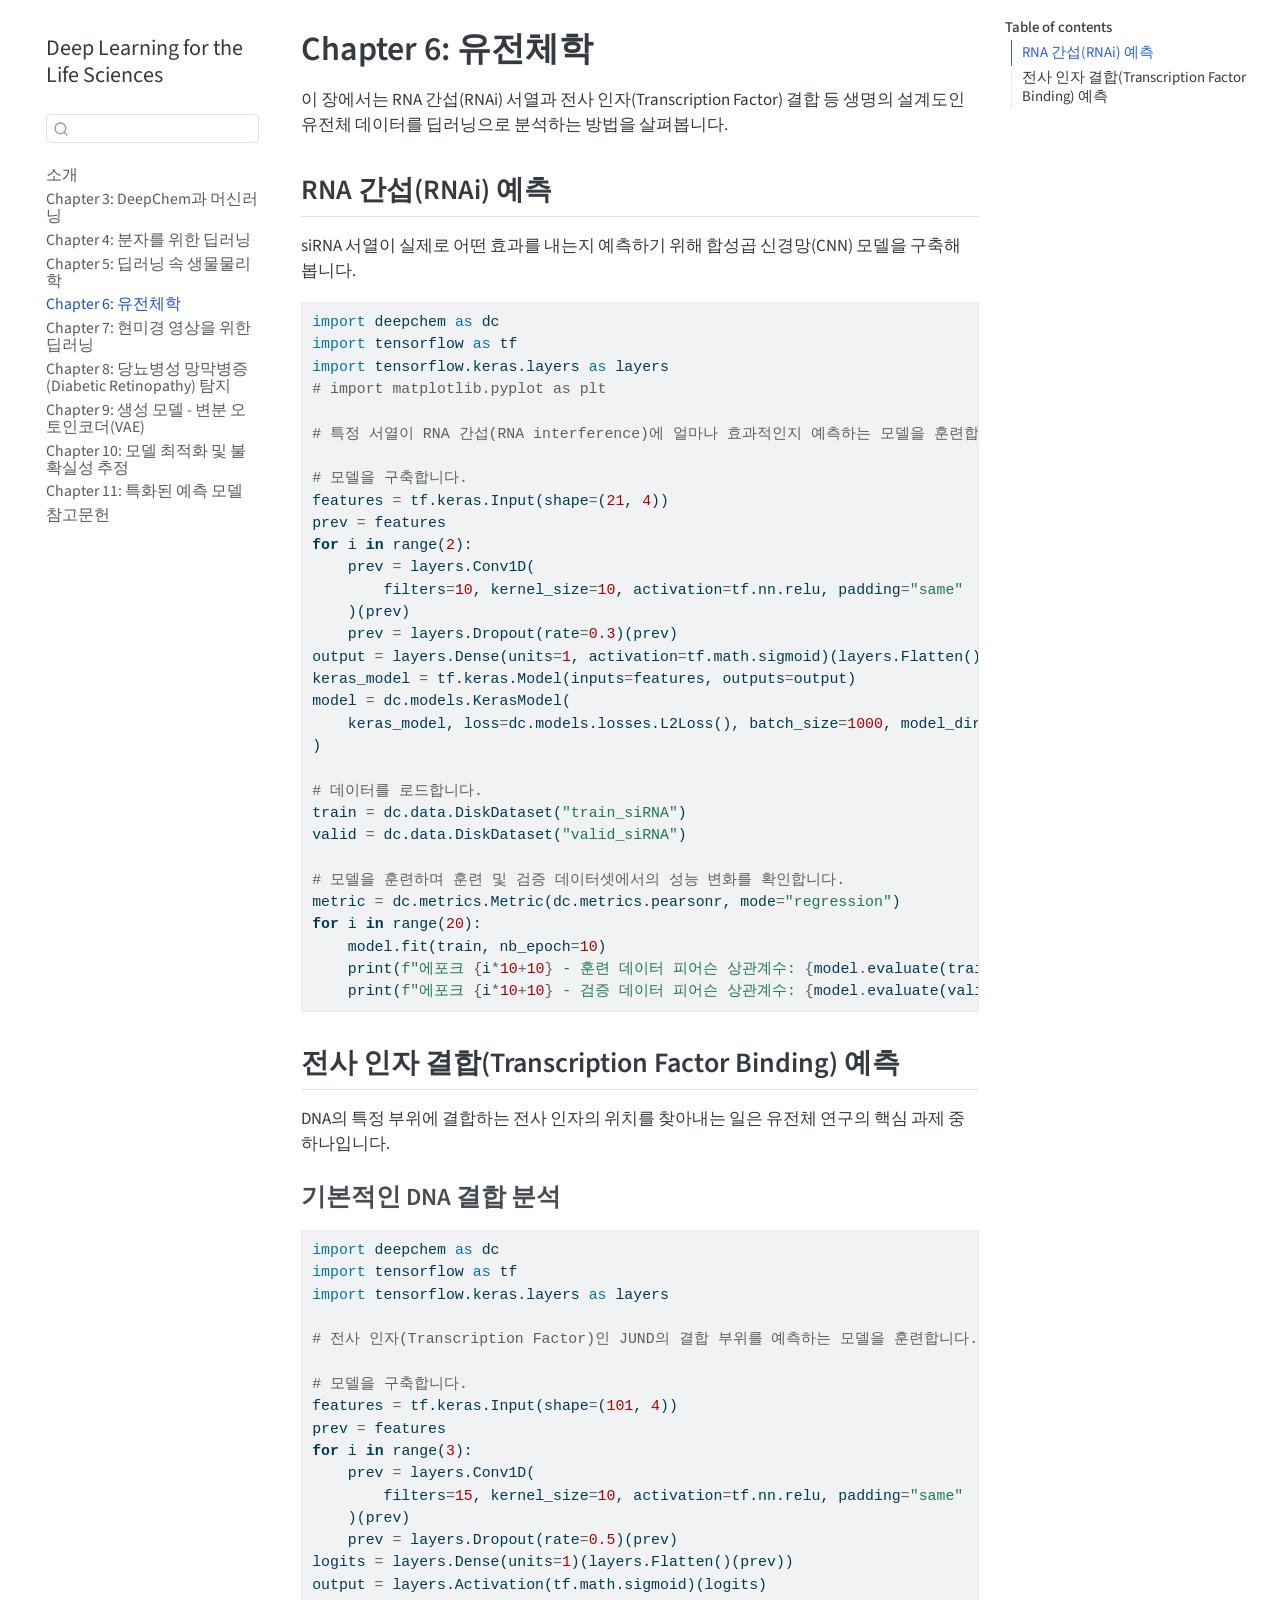
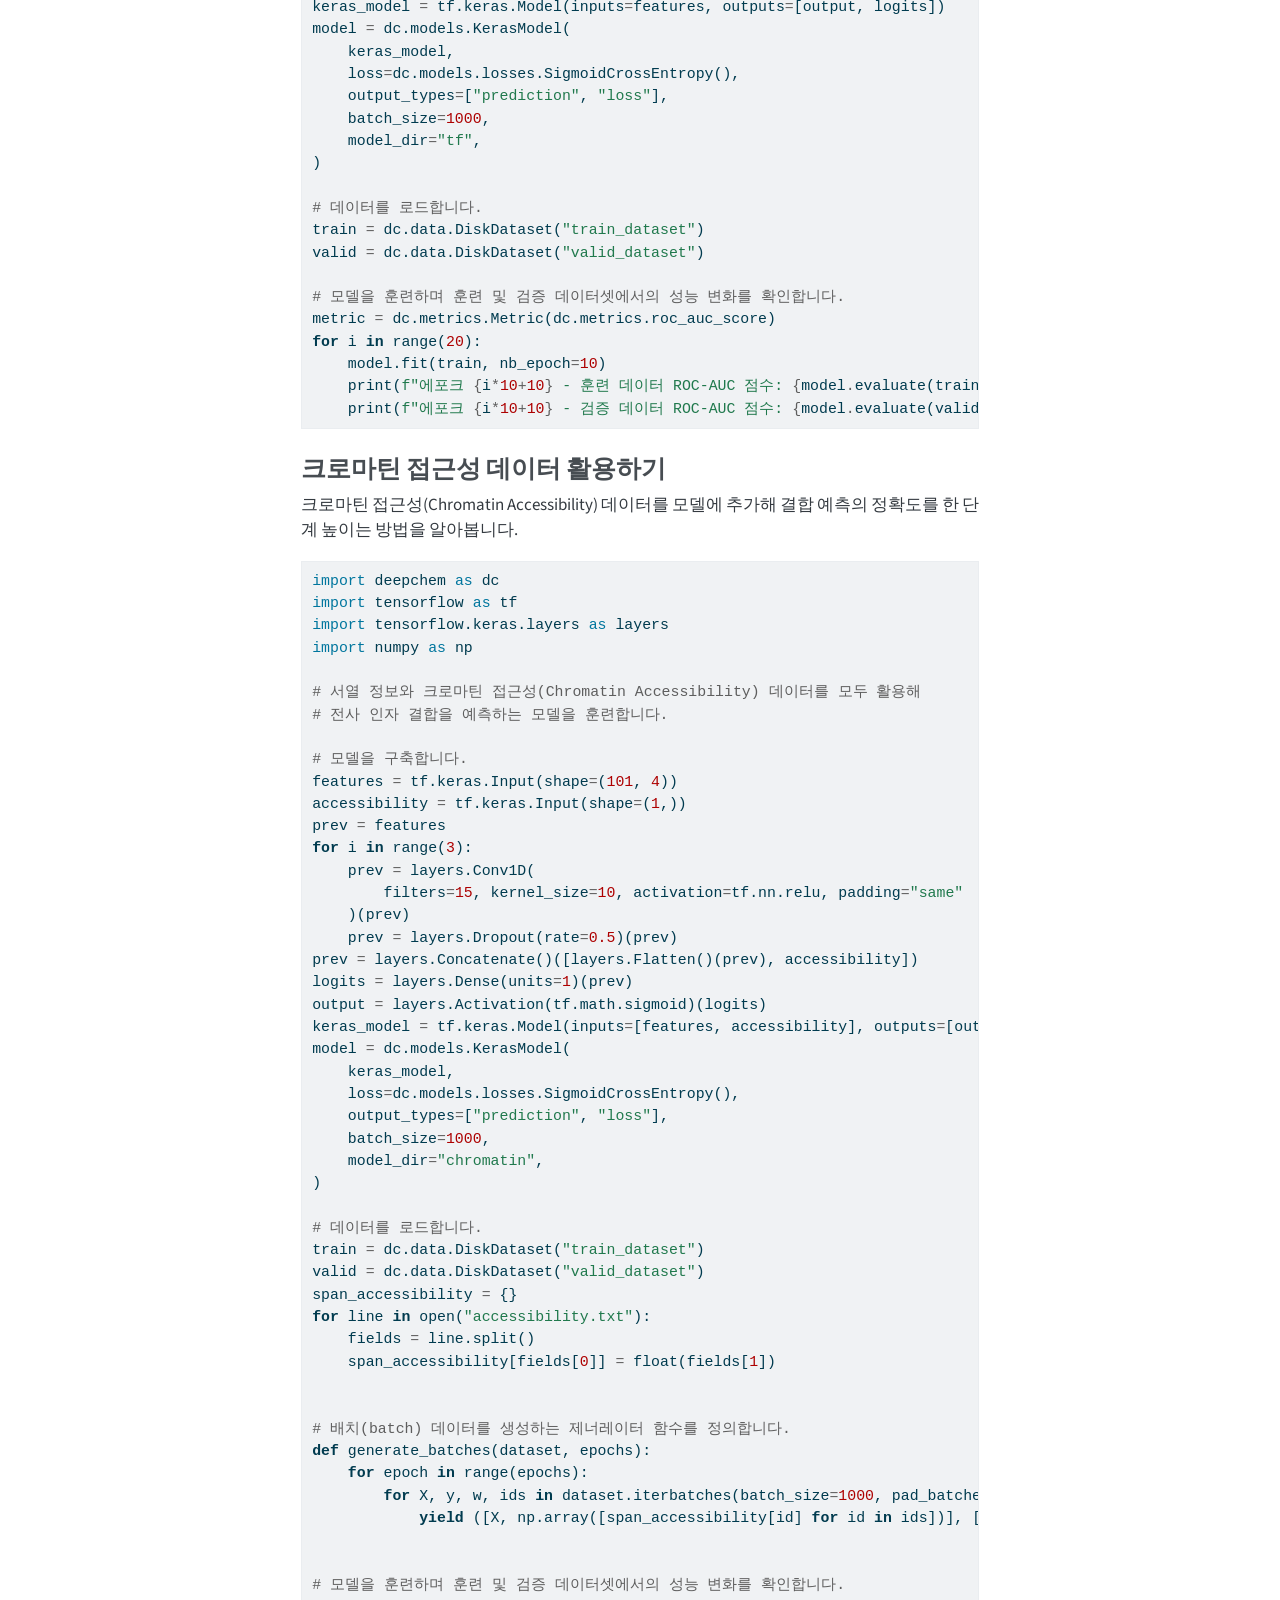
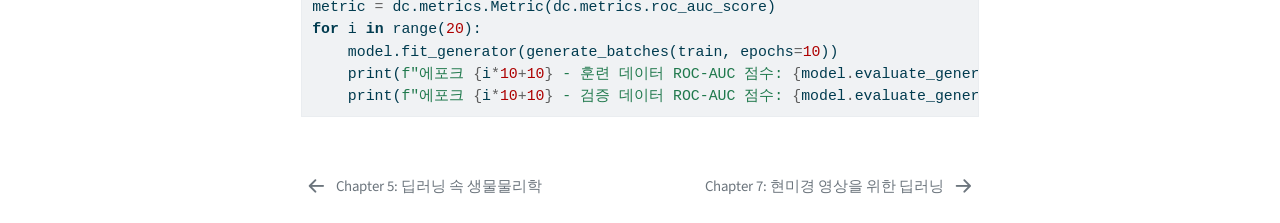
<file: Chapter06/index.html>
<!DOCTYPE html>
<html xmlns="http://www.w3.org/1999/xhtml" lang="en" xml:lang="en"><head>

<meta charset="utf-8">
<meta name="generator" content="quarto-1.9.38">

<meta name="viewport" content="width=device-width, initial-scale=1.0, user-scalable=yes">


<title>Chapter 6: 유전체학 – Deep Learning for the Life Sciences</title>
<style>
/* Default styles provided by pandoc.
** See https://pandoc.org/MANUAL.html#variables-for-html for config info.
*/
code{white-space: pre-wrap;}
span.smallcaps{font-variant: small-caps;}
div.columns{display: flex; gap: min(4vw, 1.5em);}
div.column{flex: auto; overflow-x: auto;}
div.hanging-indent{margin-left: 1.5em; text-indent: -1.5em;}
ul.task-list{list-style: none;}
ul.task-list li input[type="checkbox"] {
  width: 0.8em;
  margin: 0 0.8em 0.2em -1em; /* quarto-specific, see https://github.com/quarto-dev/quarto-cli/issues/4556 */ 
  vertical-align: middle;
}
/* CSS for syntax highlighting */
html { -webkit-text-size-adjust: 100%; }
pre > code.sourceCode { white-space: pre; position: relative; }
pre > code.sourceCode > span { display: inline-block; line-height: 1.25; }
pre > code.sourceCode > span:empty { height: 1.2em; }
.sourceCode { overflow: visible; }
code.sourceCode > span { color: inherit; text-decoration: inherit; }
div.sourceCode { margin: 1em 0; }
pre.sourceCode { margin: 0; }
@media screen {
div.sourceCode { overflow: auto; }
}
@media print {
pre > code.sourceCode { white-space: pre-wrap; }
pre > code.sourceCode > span { text-indent: -5em; padding-left: 5em; }
}
pre.numberSource code
  { counter-reset: source-line 0; }
pre.numberSource code > span
  { position: relative; left: -4em; counter-increment: source-line; }
pre.numberSource code > span > a:first-child::before
  { content: counter(source-line);
    position: relative; left: -1em; text-align: right; vertical-align: baseline;
    border: none; display: inline-block;
    -webkit-touch-callout: none; -webkit-user-select: none;
    -khtml-user-select: none; -moz-user-select: none;
    -ms-user-select: none; user-select: none;
    padding: 0 4px; width: 4em;
  }
pre.numberSource { margin-left: 3em;  padding-left: 4px; }
div.sourceCode
  {   }
@media screen {
pre > code.sourceCode > span > a:first-child::before { text-decoration: underline; }
}
</style>


<script src="../site_libs/quarto-nav/quarto-nav.js"></script>
<script src="../site_libs/quarto-nav/headroom.min.js"></script>
<script src="../site_libs/clipboard/clipboard.min.js"></script>
<script src="../site_libs/quarto-search/autocomplete.umd.js"></script>
<script src="../site_libs/quarto-search/fuse.min.js"></script>
<script src="../site_libs/quarto-search/quarto-search.js"></script>
<meta name="quarto:offset" content="../">
<link href="../Chapter07/index.html" rel="next">
<link href="../Chapter05/index.html" rel="prev">
<script src="../site_libs/quarto-html/quarto.js" type="module"></script>
<script src="../site_libs/quarto-html/tabsets/tabsets.js" type="module"></script>
<script src="../site_libs/quarto-html/popper.min.js"></script>
<script src="../site_libs/quarto-html/tippy.umd.min.js"></script>
<script src="../site_libs/quarto-html/anchor.min.js"></script>
<link href="../site_libs/quarto-html/tippy.css" rel="stylesheet">
<link href="../site_libs/quarto-html/quarto-syntax-highlighting-15634bcf2e68342d4ad2dfa704d543f6.css" rel="stylesheet" id="quarto-text-highlighting-styles">
<script src="../site_libs/bootstrap/bootstrap.min.js"></script>
<link href="../site_libs/bootstrap/bootstrap-icons.css" rel="stylesheet">
<link href="../site_libs/bootstrap/bootstrap-2dcff80ce44e81cc327f7b5509d9652d.min.css" rel="stylesheet" append-hash="true" id="quarto-bootstrap" data-mode="light">
<script id="quarto-search-options" type="application/json">{
  "location": "sidebar",
  "copy-button": false,
  "collapse-after": 3,
  "panel-placement": "start",
  "type": "textbox",
  "limit": 50,
  "keyboard-shortcut": [
    "f",
    "/",
    "s"
  ],
  "show-item-context": false,
  "language": {
    "search-no-results-text": "No results",
    "search-matching-documents-text": "matching documents",
    "search-copy-link-title": "Copy link to search",
    "search-hide-matches-text": "Hide additional matches",
    "search-more-match-text": "more match in this document",
    "search-more-matches-text": "more matches in this document",
    "search-clear-button-title": "Clear",
    "search-text-placeholder": "",
    "search-detached-cancel-button-title": "Cancel",
    "search-submit-button-title": "Submit",
    "search-label": "Search"
  }
}</script>


</head>

<body class="nav-sidebar floating quarto-light">

<div id="quarto-search-results"></div>
  <header id="quarto-header" class="headroom fixed-top">
  <nav class="quarto-secondary-nav">
    <div class="container-fluid d-flex">
      <button type="button" class="quarto-btn-toggle btn" data-bs-toggle="collapse" role="button" data-bs-target=".quarto-sidebar-collapse-item" aria-controls="quarto-sidebar" aria-expanded="false" aria-label="Toggle sidebar navigation" onclick="if (window.quartoToggleHeadroom) { window.quartoToggleHeadroom(); }">
        <i class="bi bi-layout-text-sidebar-reverse"></i>
      </button>
        <nav class="quarto-page-breadcrumbs" aria-label="breadcrumb"><ol class="breadcrumb"><li class="breadcrumb-item"><a href="../Chapter06/index.html"><span class="chapter-title">Chapter 6: 유전체학</span></a></li></ol></nav>
        <a class="flex-grow-1" role="navigation" data-bs-toggle="collapse" data-bs-target=".quarto-sidebar-collapse-item" aria-controls="quarto-sidebar" aria-expanded="false" aria-label="Toggle sidebar navigation" onclick="if (window.quartoToggleHeadroom) { window.quartoToggleHeadroom(); }">      
        </a>
      <button type="button" class="btn quarto-search-button" aria-label="Search" onclick="window.quartoOpenSearch();">
        <i class="bi bi-search"></i>
      </button>
    </div>
  </nav>
</header>
<!-- content -->
<div id="quarto-content" class="quarto-container page-columns page-rows-contents page-layout-article">
<!-- sidebar -->
  <nav id="quarto-sidebar" class="sidebar collapse collapse-horizontal quarto-sidebar-collapse-item sidebar-navigation floating overflow-auto">
    <div class="pt-lg-2 mt-2 text-left sidebar-header">
    <div class="sidebar-title mb-0 py-0">
      <a href="../">Deep Learning for the Life Sciences</a> 
    </div>
      </div>
        <div class="mt-2 flex-shrink-0 align-items-center">
        <div class="sidebar-search">
        <div id="quarto-search" class="" title="Search"></div>
        </div>
        </div>
    <div class="sidebar-menu-container"> 
    <ul class="list-unstyled mt-1">
        <li class="sidebar-item">
  <div class="sidebar-item-container"> 
  <a href="../index.html" class="sidebar-item-text sidebar-link">
 <span class="menu-text">소개</span></a>
  </div>
</li>
        <li class="sidebar-item">
  <div class="sidebar-item-container"> 
  <a href="../Chapter03/index.html" class="sidebar-item-text sidebar-link"><span class="chapter-title">Chapter 3: DeepChem과 머신러닝</span></a>
  </div>
</li>
        <li class="sidebar-item">
  <div class="sidebar-item-container"> 
  <a href="../Chapter04/index.html" class="sidebar-item-text sidebar-link"><span class="chapter-title">Chapter 4: 분자를 위한 딥러닝</span></a>
  </div>
</li>
        <li class="sidebar-item">
  <div class="sidebar-item-container"> 
  <a href="../Chapter05/index.html" class="sidebar-item-text sidebar-link"><span class="chapter-title">Chapter 5: 딥러닝 속 생물물리학</span></a>
  </div>
</li>
        <li class="sidebar-item">
  <div class="sidebar-item-container"> 
  <a href="../Chapter06/index.html" class="sidebar-item-text sidebar-link active"><span class="chapter-title">Chapter 6: 유전체학</span></a>
  </div>
</li>
        <li class="sidebar-item">
  <div class="sidebar-item-container"> 
  <a href="../Chapter07/index.html" class="sidebar-item-text sidebar-link"><span class="chapter-title">Chapter 7: 현미경 영상을 위한 딥러닝</span></a>
  </div>
</li>
        <li class="sidebar-item">
  <div class="sidebar-item-container"> 
  <a href="../Chapter08/index.html" class="sidebar-item-text sidebar-link"><span class="chapter-title">Chapter 8: 당뇨병성 망막병증(Diabetic Retinopathy) 탐지</span></a>
  </div>
</li>
        <li class="sidebar-item">
  <div class="sidebar-item-container"> 
  <a href="../Chapter09/index.html" class="sidebar-item-text sidebar-link"><span class="chapter-title">Chapter 9: 생성 모델 - 변분 오토인코더(VAE)</span></a>
  </div>
</li>
        <li class="sidebar-item">
  <div class="sidebar-item-container"> 
  <a href="../Chapter10/index.html" class="sidebar-item-text sidebar-link"><span class="chapter-title">Chapter 10: 모델 최적화 및 불확실성 추정</span></a>
  </div>
</li>
        <li class="sidebar-item">
  <div class="sidebar-item-container"> 
  <a href="../Chapter11/index.html" class="sidebar-item-text sidebar-link"><span class="chapter-title">Chapter 11: 특화된 예측 모델</span></a>
  </div>
</li>
        <li class="sidebar-item">
  <div class="sidebar-item-container"> 
  <a href="../references.html" class="sidebar-item-text sidebar-link">
 <span class="menu-text">참고문헌</span></a>
  </div>
</li>
    </ul>
    </div>
</nav>
<div id="quarto-sidebar-glass" class="quarto-sidebar-collapse-item" data-bs-toggle="collapse" data-bs-target=".quarto-sidebar-collapse-item"></div>
<!-- margin-sidebar -->
    <div id="quarto-margin-sidebar" class="sidebar margin-sidebar">
        <nav id="TOC" role="doc-toc" class="toc-active">
    <h2 id="toc-title">Table of contents</h2>
   
  <ul>
  <li><a href="#rna-간섭rnai-예측" id="toc-rna-간섭rnai-예측" class="nav-link active" data-scroll-target="#rna-간섭rnai-예측">RNA 간섭(RNAi) 예측</a></li>
  <li><a href="#전사-인자-결합transcription-factor-binding-예측" id="toc-전사-인자-결합transcription-factor-binding-예측" class="nav-link" data-scroll-target="#전사-인자-결합transcription-factor-binding-예측">전사 인자 결합(Transcription Factor Binding) 예측</a>
  <ul class="collapse">
  <li><a href="#기본적인-dna-결합-분석" id="toc-기본적인-dna-결합-분석" class="nav-link" data-scroll-target="#기본적인-dna-결합-분석">기본적인 DNA 결합 분석</a></li>
  <li><a href="#크로마틴-접근성-데이터-활용하기" id="toc-크로마틴-접근성-데이터-활용하기" class="nav-link" data-scroll-target="#크로마틴-접근성-데이터-활용하기">크로마틴 접근성 데이터 활용하기</a></li>
  </ul></li>
  </ul>
</nav>
    </div>
<!-- main -->
<main class="content" id="quarto-document-content">

<header id="title-block-header" class="quarto-title-block default">
<div class="quarto-title">
<h1 class="title"><span class="chapter-title">Chapter 6: 유전체학</span></h1>
</div>



<div class="quarto-title-meta">

    
  
    
  </div>
  


</header>


<p>이 장에서는 RNA 간섭(RNAi) 서열과 전사 인자(Transcription Factor) 결합 등 생명의 설계도인 유전체 데이터를 딥러닝으로 분석하는 방법을 살펴봅니다.</p>
<section id="rna-간섭rnai-예측" class="level2">
<h2 class="anchored" data-anchor-id="rna-간섭rnai-예측">RNA 간섭(RNAi) 예측</h2>
<p>siRNA 서열이 실제로 어떤 효과를 내는지 예측하기 위해 합성곱 신경망(CNN) 모델을 구축해 봅니다.</p>
<div class="code-copy-outer-scaffold"><div class="sourceCode" id="cb1"><pre class="sourceCode python code-with-copy"><code class="sourceCode python"><span id="cb1-1"><a href="#cb1-1" aria-hidden="true" tabindex="-1"></a><span class="im">import</span> deepchem <span class="im">as</span> dc</span>
<span id="cb1-2"><a href="#cb1-2" aria-hidden="true" tabindex="-1"></a><span class="im">import</span> tensorflow <span class="im">as</span> tf</span>
<span id="cb1-3"><a href="#cb1-3" aria-hidden="true" tabindex="-1"></a><span class="im">import</span> tensorflow.keras.layers <span class="im">as</span> layers</span>
<span id="cb1-4"><a href="#cb1-4" aria-hidden="true" tabindex="-1"></a><span class="co"># import matplotlib.pyplot as plt</span></span>
<span id="cb1-5"><a href="#cb1-5" aria-hidden="true" tabindex="-1"></a></span>
<span id="cb1-6"><a href="#cb1-6" aria-hidden="true" tabindex="-1"></a><span class="co"># 특정 서열이 RNA 간섭(RNA interference)에 얼마나 효과적인지 예측하는 모델을 훈련합니다.</span></span>
<span id="cb1-7"><a href="#cb1-7" aria-hidden="true" tabindex="-1"></a></span>
<span id="cb1-8"><a href="#cb1-8" aria-hidden="true" tabindex="-1"></a><span class="co"># 모델을 구축합니다.</span></span>
<span id="cb1-9"><a href="#cb1-9" aria-hidden="true" tabindex="-1"></a>features <span class="op">=</span> tf.keras.Input(shape<span class="op">=</span>(<span class="dv">21</span>, <span class="dv">4</span>))</span>
<span id="cb1-10"><a href="#cb1-10" aria-hidden="true" tabindex="-1"></a>prev <span class="op">=</span> features</span>
<span id="cb1-11"><a href="#cb1-11" aria-hidden="true" tabindex="-1"></a><span class="cf">for</span> i <span class="kw">in</span> <span class="bu">range</span>(<span class="dv">2</span>):</span>
<span id="cb1-12"><a href="#cb1-12" aria-hidden="true" tabindex="-1"></a>    prev <span class="op">=</span> layers.Conv1D(</span>
<span id="cb1-13"><a href="#cb1-13" aria-hidden="true" tabindex="-1"></a>        filters<span class="op">=</span><span class="dv">10</span>, kernel_size<span class="op">=</span><span class="dv">10</span>, activation<span class="op">=</span>tf.nn.relu, padding<span class="op">=</span><span class="st">"same"</span></span>
<span id="cb1-14"><a href="#cb1-14" aria-hidden="true" tabindex="-1"></a>    )(prev)</span>
<span id="cb1-15"><a href="#cb1-15" aria-hidden="true" tabindex="-1"></a>    prev <span class="op">=</span> layers.Dropout(rate<span class="op">=</span><span class="fl">0.3</span>)(prev)</span>
<span id="cb1-16"><a href="#cb1-16" aria-hidden="true" tabindex="-1"></a>output <span class="op">=</span> layers.Dense(units<span class="op">=</span><span class="dv">1</span>, activation<span class="op">=</span>tf.math.sigmoid)(layers.Flatten()(prev))</span>
<span id="cb1-17"><a href="#cb1-17" aria-hidden="true" tabindex="-1"></a>keras_model <span class="op">=</span> tf.keras.Model(inputs<span class="op">=</span>features, outputs<span class="op">=</span>output)</span>
<span id="cb1-18"><a href="#cb1-18" aria-hidden="true" tabindex="-1"></a>model <span class="op">=</span> dc.models.KerasModel(</span>
<span id="cb1-19"><a href="#cb1-19" aria-hidden="true" tabindex="-1"></a>    keras_model, loss<span class="op">=</span>dc.models.losses.L2Loss(), batch_size<span class="op">=</span><span class="dv">1000</span>, model_dir<span class="op">=</span><span class="st">"rnai"</span></span>
<span id="cb1-20"><a href="#cb1-20" aria-hidden="true" tabindex="-1"></a>)</span>
<span id="cb1-21"><a href="#cb1-21" aria-hidden="true" tabindex="-1"></a></span>
<span id="cb1-22"><a href="#cb1-22" aria-hidden="true" tabindex="-1"></a><span class="co"># 데이터를 로드합니다.</span></span>
<span id="cb1-23"><a href="#cb1-23" aria-hidden="true" tabindex="-1"></a>train <span class="op">=</span> dc.data.DiskDataset(<span class="st">"train_siRNA"</span>)</span>
<span id="cb1-24"><a href="#cb1-24" aria-hidden="true" tabindex="-1"></a>valid <span class="op">=</span> dc.data.DiskDataset(<span class="st">"valid_siRNA"</span>)</span>
<span id="cb1-25"><a href="#cb1-25" aria-hidden="true" tabindex="-1"></a></span>
<span id="cb1-26"><a href="#cb1-26" aria-hidden="true" tabindex="-1"></a><span class="co"># 모델을 훈련하며 훈련 및 검증 데이터셋에서의 성능 변화를 확인합니다.</span></span>
<span id="cb1-27"><a href="#cb1-27" aria-hidden="true" tabindex="-1"></a>metric <span class="op">=</span> dc.metrics.Metric(dc.metrics.pearsonr, mode<span class="op">=</span><span class="st">"regression"</span>)</span>
<span id="cb1-28"><a href="#cb1-28" aria-hidden="true" tabindex="-1"></a><span class="cf">for</span> i <span class="kw">in</span> <span class="bu">range</span>(<span class="dv">20</span>):</span>
<span id="cb1-29"><a href="#cb1-29" aria-hidden="true" tabindex="-1"></a>    model.fit(train, nb_epoch<span class="op">=</span><span class="dv">10</span>)</span>
<span id="cb1-30"><a href="#cb1-30" aria-hidden="true" tabindex="-1"></a>    <span class="bu">print</span>(<span class="ss">f"에포크 </span><span class="sc">{</span>i<span class="op">*</span><span class="dv">10</span><span class="op">+</span><span class="dv">10</span><span class="sc">}</span><span class="ss"> - 훈련 데이터 피어슨 상관계수: </span><span class="sc">{</span>model<span class="sc">.</span>evaluate(train, [metric])[<span class="st">'pearsonr'</span>]<span class="sc">}</span><span class="ss">"</span>)</span>
<span id="cb1-31"><a href="#cb1-31" aria-hidden="true" tabindex="-1"></a>    <span class="bu">print</span>(<span class="ss">f"에포크 </span><span class="sc">{</span>i<span class="op">*</span><span class="dv">10</span><span class="op">+</span><span class="dv">10</span><span class="sc">}</span><span class="ss"> - 검증 데이터 피어슨 상관계수: </span><span class="sc">{</span>model<span class="sc">.</span>evaluate(valid, [metric])[<span class="st">'pearsonr'</span>]<span class="sc">}</span><span class="ss">"</span>)</span></code></pre></div><button title="Copy to Clipboard" class="code-copy-button"><i class="bi"></i></button></div>
</section>
<section id="전사-인자-결합transcription-factor-binding-예측" class="level2">
<h2 class="anchored" data-anchor-id="전사-인자-결합transcription-factor-binding-예측">전사 인자 결합(Transcription Factor Binding) 예측</h2>
<p>DNA의 특정 부위에 결합하는 전사 인자의 위치를 찾아내는 일은 유전체 연구의 핵심 과제 중 하나입니다.</p>
<section id="기본적인-dna-결합-분석" class="level3">
<h3 class="anchored" data-anchor-id="기본적인-dna-결합-분석">기본적인 DNA 결합 분석</h3>
<div class="code-copy-outer-scaffold"><div class="sourceCode" id="cb2"><pre class="sourceCode python code-with-copy"><code class="sourceCode python"><span id="cb2-1"><a href="#cb2-1" aria-hidden="true" tabindex="-1"></a><span class="im">import</span> deepchem <span class="im">as</span> dc</span>
<span id="cb2-2"><a href="#cb2-2" aria-hidden="true" tabindex="-1"></a><span class="im">import</span> tensorflow <span class="im">as</span> tf</span>
<span id="cb2-3"><a href="#cb2-3" aria-hidden="true" tabindex="-1"></a><span class="im">import</span> tensorflow.keras.layers <span class="im">as</span> layers</span>
<span id="cb2-4"><a href="#cb2-4" aria-hidden="true" tabindex="-1"></a></span>
<span id="cb2-5"><a href="#cb2-5" aria-hidden="true" tabindex="-1"></a><span class="co"># 전사 인자(Transcription Factor)인 JUND의 결합 부위를 예측하는 모델을 훈련합니다.</span></span>
<span id="cb2-6"><a href="#cb2-6" aria-hidden="true" tabindex="-1"></a></span>
<span id="cb2-7"><a href="#cb2-7" aria-hidden="true" tabindex="-1"></a><span class="co"># 모델을 구축합니다.</span></span>
<span id="cb2-8"><a href="#cb2-8" aria-hidden="true" tabindex="-1"></a>features <span class="op">=</span> tf.keras.Input(shape<span class="op">=</span>(<span class="dv">101</span>, <span class="dv">4</span>))</span>
<span id="cb2-9"><a href="#cb2-9" aria-hidden="true" tabindex="-1"></a>prev <span class="op">=</span> features</span>
<span id="cb2-10"><a href="#cb2-10" aria-hidden="true" tabindex="-1"></a><span class="cf">for</span> i <span class="kw">in</span> <span class="bu">range</span>(<span class="dv">3</span>):</span>
<span id="cb2-11"><a href="#cb2-11" aria-hidden="true" tabindex="-1"></a>    prev <span class="op">=</span> layers.Conv1D(</span>
<span id="cb2-12"><a href="#cb2-12" aria-hidden="true" tabindex="-1"></a>        filters<span class="op">=</span><span class="dv">15</span>, kernel_size<span class="op">=</span><span class="dv">10</span>, activation<span class="op">=</span>tf.nn.relu, padding<span class="op">=</span><span class="st">"same"</span></span>
<span id="cb2-13"><a href="#cb2-13" aria-hidden="true" tabindex="-1"></a>    )(prev)</span>
<span id="cb2-14"><a href="#cb2-14" aria-hidden="true" tabindex="-1"></a>    prev <span class="op">=</span> layers.Dropout(rate<span class="op">=</span><span class="fl">0.5</span>)(prev)</span>
<span id="cb2-15"><a href="#cb2-15" aria-hidden="true" tabindex="-1"></a>logits <span class="op">=</span> layers.Dense(units<span class="op">=</span><span class="dv">1</span>)(layers.Flatten()(prev))</span>
<span id="cb2-16"><a href="#cb2-16" aria-hidden="true" tabindex="-1"></a>output <span class="op">=</span> layers.Activation(tf.math.sigmoid)(logits)</span>
<span id="cb2-17"><a href="#cb2-17" aria-hidden="true" tabindex="-1"></a>keras_model <span class="op">=</span> tf.keras.Model(inputs<span class="op">=</span>features, outputs<span class="op">=</span>[output, logits])</span>
<span id="cb2-18"><a href="#cb2-18" aria-hidden="true" tabindex="-1"></a>model <span class="op">=</span> dc.models.KerasModel(</span>
<span id="cb2-19"><a href="#cb2-19" aria-hidden="true" tabindex="-1"></a>    keras_model,</span>
<span id="cb2-20"><a href="#cb2-20" aria-hidden="true" tabindex="-1"></a>    loss<span class="op">=</span>dc.models.losses.SigmoidCrossEntropy(),</span>
<span id="cb2-21"><a href="#cb2-21" aria-hidden="true" tabindex="-1"></a>    output_types<span class="op">=</span>[<span class="st">"prediction"</span>, <span class="st">"loss"</span>],</span>
<span id="cb2-22"><a href="#cb2-22" aria-hidden="true" tabindex="-1"></a>    batch_size<span class="op">=</span><span class="dv">1000</span>,</span>
<span id="cb2-23"><a href="#cb2-23" aria-hidden="true" tabindex="-1"></a>    model_dir<span class="op">=</span><span class="st">"tf"</span>,</span>
<span id="cb2-24"><a href="#cb2-24" aria-hidden="true" tabindex="-1"></a>)</span>
<span id="cb2-25"><a href="#cb2-25" aria-hidden="true" tabindex="-1"></a></span>
<span id="cb2-26"><a href="#cb2-26" aria-hidden="true" tabindex="-1"></a><span class="co"># 데이터를 로드합니다.</span></span>
<span id="cb2-27"><a href="#cb2-27" aria-hidden="true" tabindex="-1"></a>train <span class="op">=</span> dc.data.DiskDataset(<span class="st">"train_dataset"</span>)</span>
<span id="cb2-28"><a href="#cb2-28" aria-hidden="true" tabindex="-1"></a>valid <span class="op">=</span> dc.data.DiskDataset(<span class="st">"valid_dataset"</span>)</span>
<span id="cb2-29"><a href="#cb2-29" aria-hidden="true" tabindex="-1"></a></span>
<span id="cb2-30"><a href="#cb2-30" aria-hidden="true" tabindex="-1"></a><span class="co"># 모델을 훈련하며 훈련 및 검증 데이터셋에서의 성능 변화를 확인합니다.</span></span>
<span id="cb2-31"><a href="#cb2-31" aria-hidden="true" tabindex="-1"></a>metric <span class="op">=</span> dc.metrics.Metric(dc.metrics.roc_auc_score)</span>
<span id="cb2-32"><a href="#cb2-32" aria-hidden="true" tabindex="-1"></a><span class="cf">for</span> i <span class="kw">in</span> <span class="bu">range</span>(<span class="dv">20</span>):</span>
<span id="cb2-33"><a href="#cb2-33" aria-hidden="true" tabindex="-1"></a>    model.fit(train, nb_epoch<span class="op">=</span><span class="dv">10</span>)</span>
<span id="cb2-34"><a href="#cb2-34" aria-hidden="true" tabindex="-1"></a>    <span class="bu">print</span>(<span class="ss">f"에포크 </span><span class="sc">{</span>i<span class="op">*</span><span class="dv">10</span><span class="op">+</span><span class="dv">10</span><span class="sc">}</span><span class="ss"> - 훈련 데이터 ROC-AUC 점수: </span><span class="sc">{</span>model<span class="sc">.</span>evaluate(train, [metric])<span class="sc">}</span><span class="ss">"</span>)</span>
<span id="cb2-35"><a href="#cb2-35" aria-hidden="true" tabindex="-1"></a>    <span class="bu">print</span>(<span class="ss">f"에포크 </span><span class="sc">{</span>i<span class="op">*</span><span class="dv">10</span><span class="op">+</span><span class="dv">10</span><span class="sc">}</span><span class="ss"> - 검증 데이터 ROC-AUC 점수: </span><span class="sc">{</span>model<span class="sc">.</span>evaluate(valid, [metric])<span class="sc">}</span><span class="ss">"</span>)</span></code></pre></div><button title="Copy to Clipboard" class="code-copy-button"><i class="bi"></i></button></div>
</section>
<section id="크로마틴-접근성-데이터-활용하기" class="level3">
<h3 class="anchored" data-anchor-id="크로마틴-접근성-데이터-활용하기">크로마틴 접근성 데이터 활용하기</h3>
<p>크로마틴 접근성(Chromatin Accessibility) 데이터를 모델에 추가해 결합 예측의 정확도를 한 단계 높이는 방법을 알아봅니다.</p>
<div class="code-copy-outer-scaffold"><div class="sourceCode" id="cb3"><pre class="sourceCode python code-with-copy"><code class="sourceCode python"><span id="cb3-1"><a href="#cb3-1" aria-hidden="true" tabindex="-1"></a><span class="im">import</span> deepchem <span class="im">as</span> dc</span>
<span id="cb3-2"><a href="#cb3-2" aria-hidden="true" tabindex="-1"></a><span class="im">import</span> tensorflow <span class="im">as</span> tf</span>
<span id="cb3-3"><a href="#cb3-3" aria-hidden="true" tabindex="-1"></a><span class="im">import</span> tensorflow.keras.layers <span class="im">as</span> layers</span>
<span id="cb3-4"><a href="#cb3-4" aria-hidden="true" tabindex="-1"></a><span class="im">import</span> numpy <span class="im">as</span> np</span>
<span id="cb3-5"><a href="#cb3-5" aria-hidden="true" tabindex="-1"></a></span>
<span id="cb3-6"><a href="#cb3-6" aria-hidden="true" tabindex="-1"></a><span class="co"># 서열 정보와 크로마틴 접근성(Chromatin Accessibility) 데이터를 모두 활용해</span></span>
<span id="cb3-7"><a href="#cb3-7" aria-hidden="true" tabindex="-1"></a><span class="co"># 전사 인자 결합을 예측하는 모델을 훈련합니다.</span></span>
<span id="cb3-8"><a href="#cb3-8" aria-hidden="true" tabindex="-1"></a></span>
<span id="cb3-9"><a href="#cb3-9" aria-hidden="true" tabindex="-1"></a><span class="co"># 모델을 구축합니다.</span></span>
<span id="cb3-10"><a href="#cb3-10" aria-hidden="true" tabindex="-1"></a>features <span class="op">=</span> tf.keras.Input(shape<span class="op">=</span>(<span class="dv">101</span>, <span class="dv">4</span>))</span>
<span id="cb3-11"><a href="#cb3-11" aria-hidden="true" tabindex="-1"></a>accessibility <span class="op">=</span> tf.keras.Input(shape<span class="op">=</span>(<span class="dv">1</span>,))</span>
<span id="cb3-12"><a href="#cb3-12" aria-hidden="true" tabindex="-1"></a>prev <span class="op">=</span> features</span>
<span id="cb3-13"><a href="#cb3-13" aria-hidden="true" tabindex="-1"></a><span class="cf">for</span> i <span class="kw">in</span> <span class="bu">range</span>(<span class="dv">3</span>):</span>
<span id="cb3-14"><a href="#cb3-14" aria-hidden="true" tabindex="-1"></a>    prev <span class="op">=</span> layers.Conv1D(</span>
<span id="cb3-15"><a href="#cb3-15" aria-hidden="true" tabindex="-1"></a>        filters<span class="op">=</span><span class="dv">15</span>, kernel_size<span class="op">=</span><span class="dv">10</span>, activation<span class="op">=</span>tf.nn.relu, padding<span class="op">=</span><span class="st">"same"</span></span>
<span id="cb3-16"><a href="#cb3-16" aria-hidden="true" tabindex="-1"></a>    )(prev)</span>
<span id="cb3-17"><a href="#cb3-17" aria-hidden="true" tabindex="-1"></a>    prev <span class="op">=</span> layers.Dropout(rate<span class="op">=</span><span class="fl">0.5</span>)(prev)</span>
<span id="cb3-18"><a href="#cb3-18" aria-hidden="true" tabindex="-1"></a>prev <span class="op">=</span> layers.Concatenate()([layers.Flatten()(prev), accessibility])</span>
<span id="cb3-19"><a href="#cb3-19" aria-hidden="true" tabindex="-1"></a>logits <span class="op">=</span> layers.Dense(units<span class="op">=</span><span class="dv">1</span>)(prev)</span>
<span id="cb3-20"><a href="#cb3-20" aria-hidden="true" tabindex="-1"></a>output <span class="op">=</span> layers.Activation(tf.math.sigmoid)(logits)</span>
<span id="cb3-21"><a href="#cb3-21" aria-hidden="true" tabindex="-1"></a>keras_model <span class="op">=</span> tf.keras.Model(inputs<span class="op">=</span>[features, accessibility], outputs<span class="op">=</span>[output, logits])</span>
<span id="cb3-22"><a href="#cb3-22" aria-hidden="true" tabindex="-1"></a>model <span class="op">=</span> dc.models.KerasModel(</span>
<span id="cb3-23"><a href="#cb3-23" aria-hidden="true" tabindex="-1"></a>    keras_model,</span>
<span id="cb3-24"><a href="#cb3-24" aria-hidden="true" tabindex="-1"></a>    loss<span class="op">=</span>dc.models.losses.SigmoidCrossEntropy(),</span>
<span id="cb3-25"><a href="#cb3-25" aria-hidden="true" tabindex="-1"></a>    output_types<span class="op">=</span>[<span class="st">"prediction"</span>, <span class="st">"loss"</span>],</span>
<span id="cb3-26"><a href="#cb3-26" aria-hidden="true" tabindex="-1"></a>    batch_size<span class="op">=</span><span class="dv">1000</span>,</span>
<span id="cb3-27"><a href="#cb3-27" aria-hidden="true" tabindex="-1"></a>    model_dir<span class="op">=</span><span class="st">"chromatin"</span>,</span>
<span id="cb3-28"><a href="#cb3-28" aria-hidden="true" tabindex="-1"></a>)</span>
<span id="cb3-29"><a href="#cb3-29" aria-hidden="true" tabindex="-1"></a></span>
<span id="cb3-30"><a href="#cb3-30" aria-hidden="true" tabindex="-1"></a><span class="co"># 데이터를 로드합니다.</span></span>
<span id="cb3-31"><a href="#cb3-31" aria-hidden="true" tabindex="-1"></a>train <span class="op">=</span> dc.data.DiskDataset(<span class="st">"train_dataset"</span>)</span>
<span id="cb3-32"><a href="#cb3-32" aria-hidden="true" tabindex="-1"></a>valid <span class="op">=</span> dc.data.DiskDataset(<span class="st">"valid_dataset"</span>)</span>
<span id="cb3-33"><a href="#cb3-33" aria-hidden="true" tabindex="-1"></a>span_accessibility <span class="op">=</span> {}</span>
<span id="cb3-34"><a href="#cb3-34" aria-hidden="true" tabindex="-1"></a><span class="cf">for</span> line <span class="kw">in</span> <span class="bu">open</span>(<span class="st">"accessibility.txt"</span>):</span>
<span id="cb3-35"><a href="#cb3-35" aria-hidden="true" tabindex="-1"></a>    fields <span class="op">=</span> line.split()</span>
<span id="cb3-36"><a href="#cb3-36" aria-hidden="true" tabindex="-1"></a>    span_accessibility[fields[<span class="dv">0</span>]] <span class="op">=</span> <span class="bu">float</span>(fields[<span class="dv">1</span>])</span>
<span id="cb3-37"><a href="#cb3-37" aria-hidden="true" tabindex="-1"></a></span>
<span id="cb3-38"><a href="#cb3-38" aria-hidden="true" tabindex="-1"></a></span>
<span id="cb3-39"><a href="#cb3-39" aria-hidden="true" tabindex="-1"></a><span class="co"># 배치(batch) 데이터를 생성하는 제너레이터 함수를 정의합니다.</span></span>
<span id="cb3-40"><a href="#cb3-40" aria-hidden="true" tabindex="-1"></a><span class="kw">def</span> generate_batches(dataset, epochs):</span>
<span id="cb3-41"><a href="#cb3-41" aria-hidden="true" tabindex="-1"></a>    <span class="cf">for</span> epoch <span class="kw">in</span> <span class="bu">range</span>(epochs):</span>
<span id="cb3-42"><a href="#cb3-42" aria-hidden="true" tabindex="-1"></a>        <span class="cf">for</span> X, y, w, ids <span class="kw">in</span> dataset.iterbatches(batch_size<span class="op">=</span><span class="dv">1000</span>, pad_batches<span class="op">=</span><span class="va">True</span>):</span>
<span id="cb3-43"><a href="#cb3-43" aria-hidden="true" tabindex="-1"></a>            <span class="cf">yield</span> ([X, np.array([span_accessibility[<span class="bu">id</span>] <span class="cf">for</span> <span class="bu">id</span> <span class="kw">in</span> ids])], [y], [w])</span>
<span id="cb3-44"><a href="#cb3-44" aria-hidden="true" tabindex="-1"></a></span>
<span id="cb3-45"><a href="#cb3-45" aria-hidden="true" tabindex="-1"></a></span>
<span id="cb3-46"><a href="#cb3-46" aria-hidden="true" tabindex="-1"></a><span class="co"># 모델을 훈련하며 훈련 및 검증 데이터셋에서의 성능 변화를 확인합니다.</span></span>
<span id="cb3-47"><a href="#cb3-47" aria-hidden="true" tabindex="-1"></a>metric <span class="op">=</span> dc.metrics.Metric(dc.metrics.roc_auc_score)</span>
<span id="cb3-48"><a href="#cb3-48" aria-hidden="true" tabindex="-1"></a><span class="cf">for</span> i <span class="kw">in</span> <span class="bu">range</span>(<span class="dv">20</span>):</span>
<span id="cb3-49"><a href="#cb3-49" aria-hidden="true" tabindex="-1"></a>    model.fit_generator(generate_batches(train, epochs<span class="op">=</span><span class="dv">10</span>))</span>
<span id="cb3-50"><a href="#cb3-50" aria-hidden="true" tabindex="-1"></a>    <span class="bu">print</span>(<span class="ss">f"에포크 </span><span class="sc">{</span>i<span class="op">*</span><span class="dv">10</span><span class="op">+</span><span class="dv">10</span><span class="sc">}</span><span class="ss"> - 훈련 데이터 ROC-AUC 점수: </span><span class="sc">{</span>model<span class="sc">.</span>evaluate_generator(generate_batches(train, <span class="dv">1</span>), [metric])<span class="sc">}</span><span class="ss">"</span>)</span>
<span id="cb3-51"><a href="#cb3-51" aria-hidden="true" tabindex="-1"></a>    <span class="bu">print</span>(<span class="ss">f"에포크 </span><span class="sc">{</span>i<span class="op">*</span><span class="dv">10</span><span class="op">+</span><span class="dv">10</span><span class="sc">}</span><span class="ss"> - 검증 데이터 ROC-AUC 점수: </span><span class="sc">{</span>model<span class="sc">.</span>evaluate_generator(generate_batches(valid, <span class="dv">1</span>), [metric])<span class="sc">}</span><span class="ss">"</span>)</span></code></pre></div><button title="Copy to Clipboard" class="code-copy-button"><i class="bi"></i></button></div>


</section>
</section>

</main> <!-- /main -->
<script id="quarto-html-after-body" type="application/javascript">
  window.document.addEventListener("DOMContentLoaded", function (event) {
    const icon = "";
    const anchorJS = new window.AnchorJS();
    anchorJS.options = {
      placement: 'right',
      icon: icon
    };
    anchorJS.add('.anchored');
    const isCodeAnnotation = (el) => {
      for (const clz of el.classList) {
        if (clz.startsWith('code-annotation-')) {                     
          return true;
        }
      }
      return false;
    }
    const onCopySuccess = function(e) {
      // button target
      const button = e.trigger;
      // don't keep focus
      button.blur();
      // flash "checked"
      button.classList.add('code-copy-button-checked');
      var currentTitle = button.getAttribute("title");
      button.setAttribute("title", "Copied!");
      let tooltip;
      if (window.bootstrap) {
        button.setAttribute("data-bs-toggle", "tooltip");
        button.setAttribute("data-bs-placement", "left");
        button.setAttribute("data-bs-title", "Copied!");
        tooltip = new bootstrap.Tooltip(button, 
          { trigger: "manual", 
            customClass: "code-copy-button-tooltip",
            offset: [0, -8]});
        tooltip.show();    
      }
      setTimeout(function() {
        if (tooltip) {
          tooltip.hide();
          button.removeAttribute("data-bs-title");
          button.removeAttribute("data-bs-toggle");
          button.removeAttribute("data-bs-placement");
        }
        button.setAttribute("title", currentTitle);
        button.classList.remove('code-copy-button-checked');
      }, 1000);
      // clear code selection
      e.clearSelection();
    }
    const getTextToCopy = function(trigger) {
      const outerScaffold = trigger.parentElement.cloneNode(true);
      const codeEl = outerScaffold.querySelector('code');
      for (const childEl of codeEl.children) {
        if (isCodeAnnotation(childEl)) {
          childEl.remove();
        }
      }
      return codeEl.innerText;
    }
    const clipboard = new window.ClipboardJS('.code-copy-button:not([data-in-quarto-modal])', {
      text: getTextToCopy
    });
    clipboard.on('success', onCopySuccess);
    if (window.document.getElementById('quarto-embedded-source-code-modal')) {
      const clipboardModal = new window.ClipboardJS('.code-copy-button[data-in-quarto-modal]', {
        text: getTextToCopy,
        container: window.document.getElementById('quarto-embedded-source-code-modal')
      });
      clipboardModal.on('success', onCopySuccess);
    }
      var localhostRegex = new RegExp(/^(?:http|https):\/\/localhost\:?[0-9]*\//);
      var mailtoRegex = new RegExp(/^mailto:/);
        var filterRegex = new RegExp('/' + window.location.host + '/');
      var isInternal = (href) => {
          return filterRegex.test(href) || localhostRegex.test(href) || mailtoRegex.test(href);
      }
      // Inspect non-navigation links and adorn them if external
     var links = window.document.querySelectorAll('a[href]:not(.nav-link):not(.navbar-brand):not(.toc-action):not(.sidebar-link):not(.sidebar-item-toggle):not(.pagination-link):not(.no-external):not([aria-hidden]):not(.dropdown-item):not(.quarto-navigation-tool):not(.about-link)');
      for (var i=0; i<links.length; i++) {
        const link = links[i];
        if (!isInternal(link.href)) {
          // undo the damage that might have been done by quarto-nav.js in the case of
          // links that we want to consider external
          if (link.dataset.originalHref !== undefined) {
            link.href = link.dataset.originalHref;
          }
        }
      }
    function tippyHover(el, contentFn, onTriggerFn, onUntriggerFn) {
      const config = {
        allowHTML: true,
        maxWidth: 500,
        delay: 100,
        arrow: false,
        appendTo: function(el) {
            return el.parentElement;
        },
        interactive: true,
        interactiveBorder: 10,
        theme: 'quarto',
        placement: 'bottom-start',
      };
      if (contentFn) {
        config.content = contentFn;
      }
      if (onTriggerFn) {
        config.onTrigger = onTriggerFn;
      }
      if (onUntriggerFn) {
        config.onUntrigger = onUntriggerFn;
      }
      window.tippy(el, config); 
    }
    const noterefs = window.document.querySelectorAll('a[role="doc-noteref"]');
    for (var i=0; i<noterefs.length; i++) {
      const ref = noterefs[i];
      tippyHover(ref, function() {
        // use id or data attribute instead here
        let href = ref.getAttribute('data-footnote-href') || ref.getAttribute('href');
        try { href = new URL(href).hash; } catch {}
        const id = href.replace(/^#\/?/, "");
        const note = window.document.getElementById(id);
        if (note) {
          return note.innerHTML;
        } else {
          return "";
        }
      });
    }
    const xrefs = window.document.querySelectorAll('a.quarto-xref');
    const processXRef = (id, note) => {
      // Strip column container classes
      const stripColumnClz = (el) => {
        el.classList.remove("page-full", "page-columns");
        if (el.children) {
          for (const child of el.children) {
            stripColumnClz(child);
          }
        }
      }
      stripColumnClz(note)
      if (id === null || id.startsWith('sec-')) {
        // Special case sections, only their first couple elements
        const container = document.createElement("div");
        if (note.children && note.children.length > 2) {
          container.appendChild(note.children[0].cloneNode(true));
          for (let i = 1; i < note.children.length; i++) {
            const child = note.children[i];
            if (child.tagName === "P" && child.innerText === "") {
              continue;
            } else {
              container.appendChild(child.cloneNode(true));
              break;
            }
          }
          if (window.Quarto?.typesetMath) {
            window.Quarto.typesetMath(container);
          }
          return container.innerHTML
        } else {
          if (window.Quarto?.typesetMath) {
            window.Quarto.typesetMath(note);
          }
          return note.innerHTML;
        }
      } else {
        // Remove any anchor links if they are present
        const anchorLink = note.querySelector('a.anchorjs-link');
        if (anchorLink) {
          anchorLink.remove();
        }
        if (window.Quarto?.typesetMath) {
          window.Quarto.typesetMath(note);
        }
        if (note.classList.contains("callout")) {
          return note.outerHTML;
        } else {
          return note.innerHTML;
        }
      }
    }
    for (var i=0; i<xrefs.length; i++) {
      const xref = xrefs[i];
      tippyHover(xref, undefined, function(instance) {
        instance.disable();
        let url = xref.getAttribute('href');
        let hash = undefined; 
        if (url.startsWith('#')) {
          hash = url;
        } else {
          try { hash = new URL(url).hash; } catch {}
        }
        if (hash) {
          const id = hash.replace(/^#\/?/, "");
          const note = window.document.getElementById(id);
          if (note !== null) {
            try {
              const html = processXRef(id, note.cloneNode(true));
              instance.setContent(html);
            } finally {
              instance.enable();
              instance.show();
            }
          } else {
            // See if we can fetch this
            fetch(url.split('#')[0])
            .then(res => res.text())
            .then(html => {
              const parser = new DOMParser();
              const htmlDoc = parser.parseFromString(html, "text/html");
              const note = htmlDoc.getElementById(id);
              if (note !== null) {
                const html = processXRef(id, note);
                instance.setContent(html);
              } 
            }).finally(() => {
              instance.enable();
              instance.show();
            });
          }
        } else {
          // See if we can fetch a full url (with no hash to target)
          // This is a special case and we should probably do some content thinning / targeting
          fetch(url)
          .then(res => res.text())
          .then(html => {
            const parser = new DOMParser();
            const htmlDoc = parser.parseFromString(html, "text/html");
            const note = htmlDoc.querySelector('main.content');
            if (note !== null) {
              // This should only happen for chapter cross references
              // (since there is no id in the URL)
              // remove the first header
              if (note.children.length > 0 && note.children[0].tagName === "HEADER") {
                note.children[0].remove();
              }
              const html = processXRef(null, note);
              instance.setContent(html);
            } 
          }).finally(() => {
            instance.enable();
            instance.show();
          });
        }
      }, function(instance) {
      });
    }
        let selectedAnnoteEl;
        const selectorForAnnotation = ( cell, annotation) => {
          let cellAttr = 'data-code-cell="' + cell + '"';
          let lineAttr = 'data-code-annotation="' +  annotation + '"';
          const selector = 'span[' + cellAttr + '][' + lineAttr + ']';
          return selector;
        }
        const selectCodeLines = (annoteEl) => {
          const doc = window.document;
          const targetCell = annoteEl.getAttribute("data-target-cell");
          const targetAnnotation = annoteEl.getAttribute("data-target-annotation");
          const annoteSpan = window.document.querySelector(selectorForAnnotation(targetCell, targetAnnotation));
          const lines = annoteSpan.getAttribute("data-code-lines").split(",");
          const lineIds = lines.map((line) => {
            return targetCell + "-" + line;
          })
          let top = null;
          let height = null;
          let parent = null;
          if (lineIds.length > 0) {
              //compute the position of the single el (top and bottom and make a div)
              const el = window.document.getElementById(lineIds[0]);
              top = el.offsetTop;
              height = el.offsetHeight;
              parent = el.parentElement.parentElement;
            if (lineIds.length > 1) {
              const lastEl = window.document.getElementById(lineIds[lineIds.length - 1]);
              const bottom = lastEl.offsetTop + lastEl.offsetHeight;
              height = bottom - top;
            }
            if (top !== null && height !== null && parent !== null) {
              // cook up a div (if necessary) and position it 
              let div = window.document.getElementById("code-annotation-line-highlight");
              if (div === null) {
                div = window.document.createElement("div");
                div.setAttribute("id", "code-annotation-line-highlight");
                div.style.position = 'absolute';
                parent.appendChild(div);
              }
              div.style.top = top - 2 + "px";
              div.style.height = height + 4 + "px";
              div.style.left = 0;
              let gutterDiv = window.document.getElementById("code-annotation-line-highlight-gutter");
              if (gutterDiv === null) {
                gutterDiv = window.document.createElement("div");
                gutterDiv.setAttribute("id", "code-annotation-line-highlight-gutter");
                gutterDiv.style.position = 'absolute';
                const codeCell = window.document.getElementById(targetCell);
                const gutter = codeCell.querySelector('.code-annotation-gutter');
                gutter.appendChild(gutterDiv);
              }
              gutterDiv.style.top = top - 2 + "px";
              gutterDiv.style.height = height + 4 + "px";
            }
            selectedAnnoteEl = annoteEl;
          }
        };
        const unselectCodeLines = () => {
          const elementsIds = ["code-annotation-line-highlight", "code-annotation-line-highlight-gutter"];
          elementsIds.forEach((elId) => {
            const div = window.document.getElementById(elId);
            if (div) {
              div.remove();
            }
          });
          selectedAnnoteEl = undefined;
        };
          // Handle positioning of the toggle
      window.addEventListener(
        "resize",
        throttle(() => {
          elRect = undefined;
          if (selectedAnnoteEl) {
            selectCodeLines(selectedAnnoteEl);
          }
        }, 10)
      );
      function throttle(fn, ms) {
      let throttle = false;
      let timer;
        return (...args) => {
          if(!throttle) { // first call gets through
              fn.apply(this, args);
              throttle = true;
          } else { // all the others get throttled
              if(timer) clearTimeout(timer); // cancel #2
              timer = setTimeout(() => {
                fn.apply(this, args);
                timer = throttle = false;
              }, ms);
          }
        };
      }
        // Attach click handler to the DT
        const annoteDls = window.document.querySelectorAll('dt[data-target-cell]');
        for (const annoteDlNode of annoteDls) {
          annoteDlNode.addEventListener('click', (event) => {
            const clickedEl = event.target;
            if (clickedEl !== selectedAnnoteEl) {
              unselectCodeLines();
              const activeEl = window.document.querySelector('dt[data-target-cell].code-annotation-active');
              if (activeEl) {
                activeEl.classList.remove('code-annotation-active');
              }
              selectCodeLines(clickedEl);
              clickedEl.classList.add('code-annotation-active');
            } else {
              // Unselect the line
              unselectCodeLines();
              clickedEl.classList.remove('code-annotation-active');
            }
          });
        }
    const findCites = (el) => {
      const parentEl = el.parentElement;
      if (parentEl) {
        const cites = parentEl.dataset.cites;
        if (cites) {
          return {
            el,
            cites: cites.split(' ')
          };
        } else {
          return findCites(el.parentElement)
        }
      } else {
        return undefined;
      }
    };
    var bibliorefs = window.document.querySelectorAll('a[role="doc-biblioref"]');
    for (var i=0; i<bibliorefs.length; i++) {
      const ref = bibliorefs[i];
      const citeInfo = findCites(ref);
      if (citeInfo) {
        tippyHover(citeInfo.el, function() {
          var popup = window.document.createElement('div');
          citeInfo.cites.forEach(function(cite) {
            var citeDiv = window.document.createElement('div');
            citeDiv.classList.add('hanging-indent');
            citeDiv.classList.add('csl-entry');
            var biblioDiv = window.document.getElementById('ref-' + cite);
            if (biblioDiv) {
              citeDiv.innerHTML = biblioDiv.innerHTML;
            }
            popup.appendChild(citeDiv);
          });
          return popup.innerHTML;
        });
      }
    }
  });
  </script>
<nav class="page-navigation">
  <div class="nav-page nav-page-previous">
      <a href="../Chapter05/index.html" class="pagination-link" aria-label="Chapter 5: 딥러닝 속 생물물리학">
        <i class="bi bi-arrow-left-short"></i> <span class="nav-page-text"><span class="chapter-title">Chapter 5: 딥러닝 속 생물물리학</span></span>
      </a>          
  </div>
  <div class="nav-page nav-page-next">
      <a href="../Chapter07/index.html" class="pagination-link" aria-label="Chapter 7: 현미경 영상을 위한 딥러닝">
        <span class="nav-page-text"><span class="chapter-title">Chapter 7: 현미경 영상을 위한 딥러닝</span></span> <i class="bi bi-arrow-right-short"></i>
      </a>
  </div>
</nav>
</div> <!-- /content -->




</body></html>
</file>
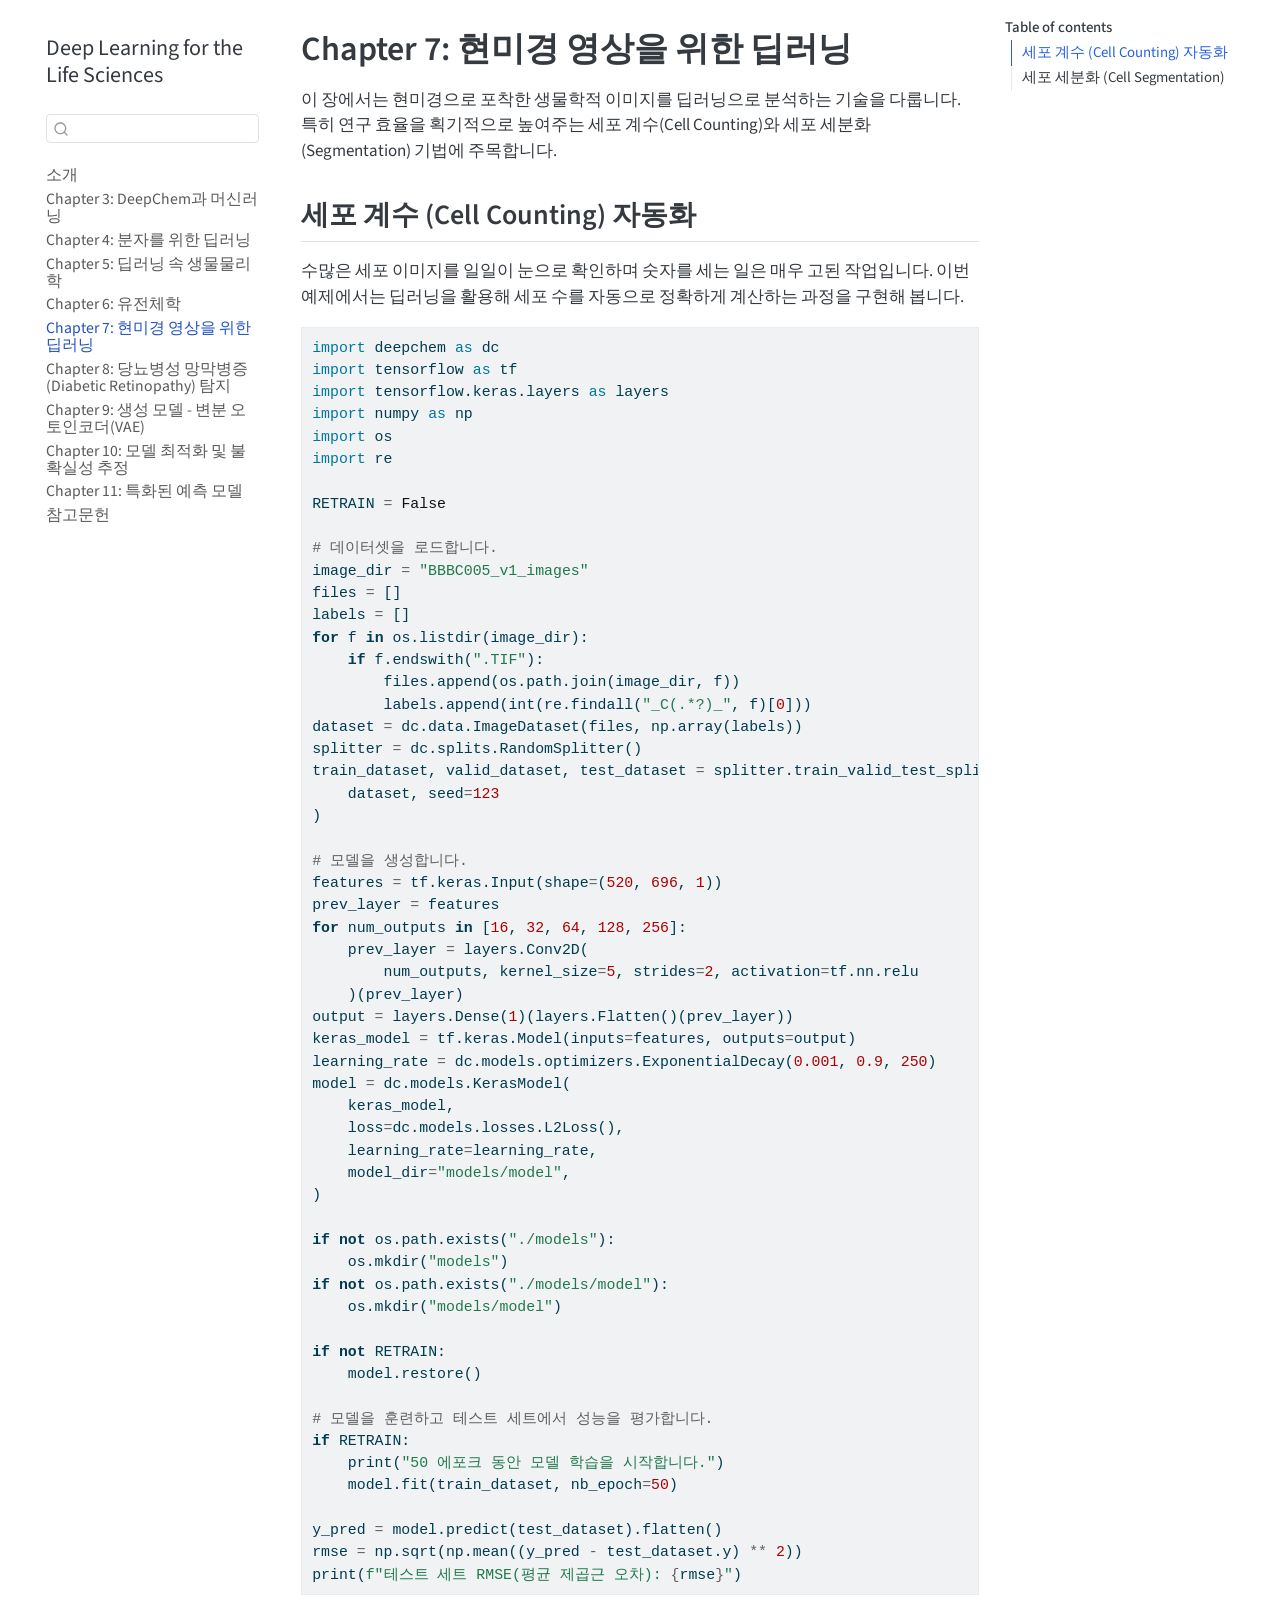
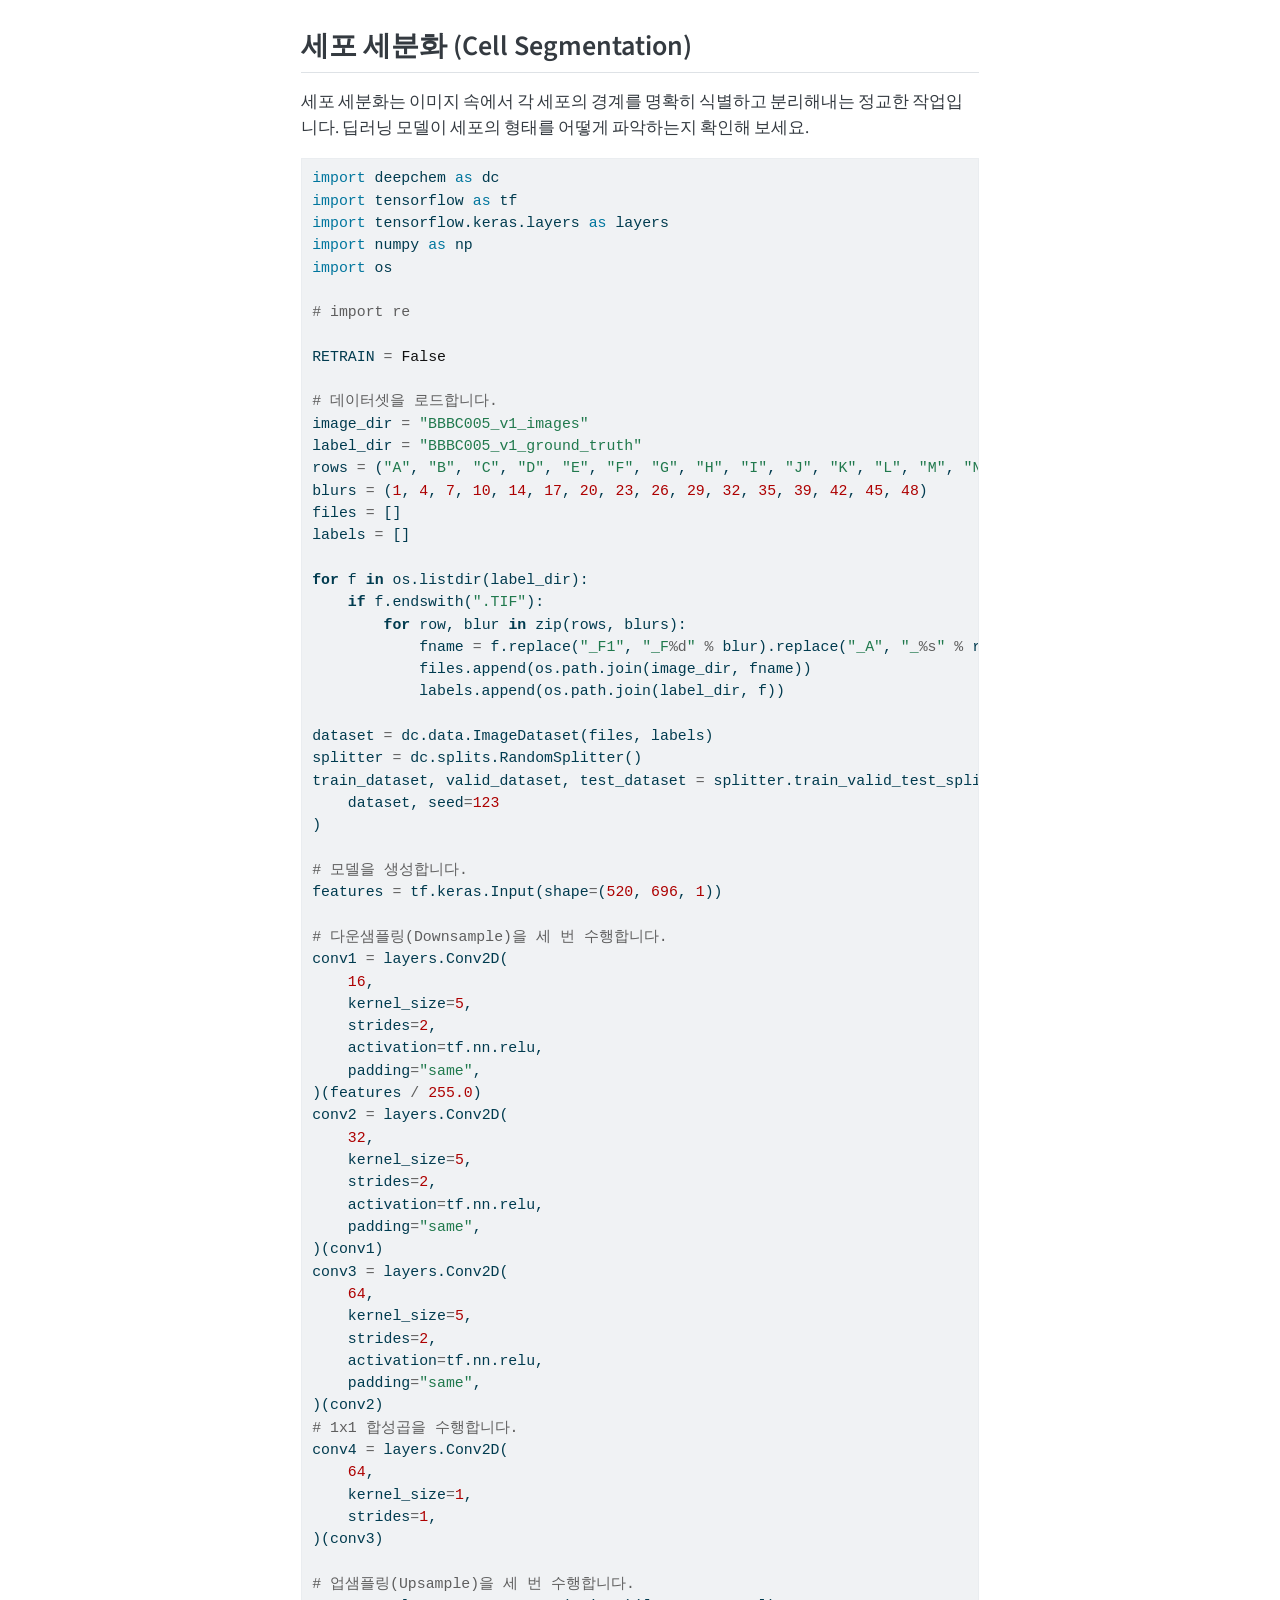
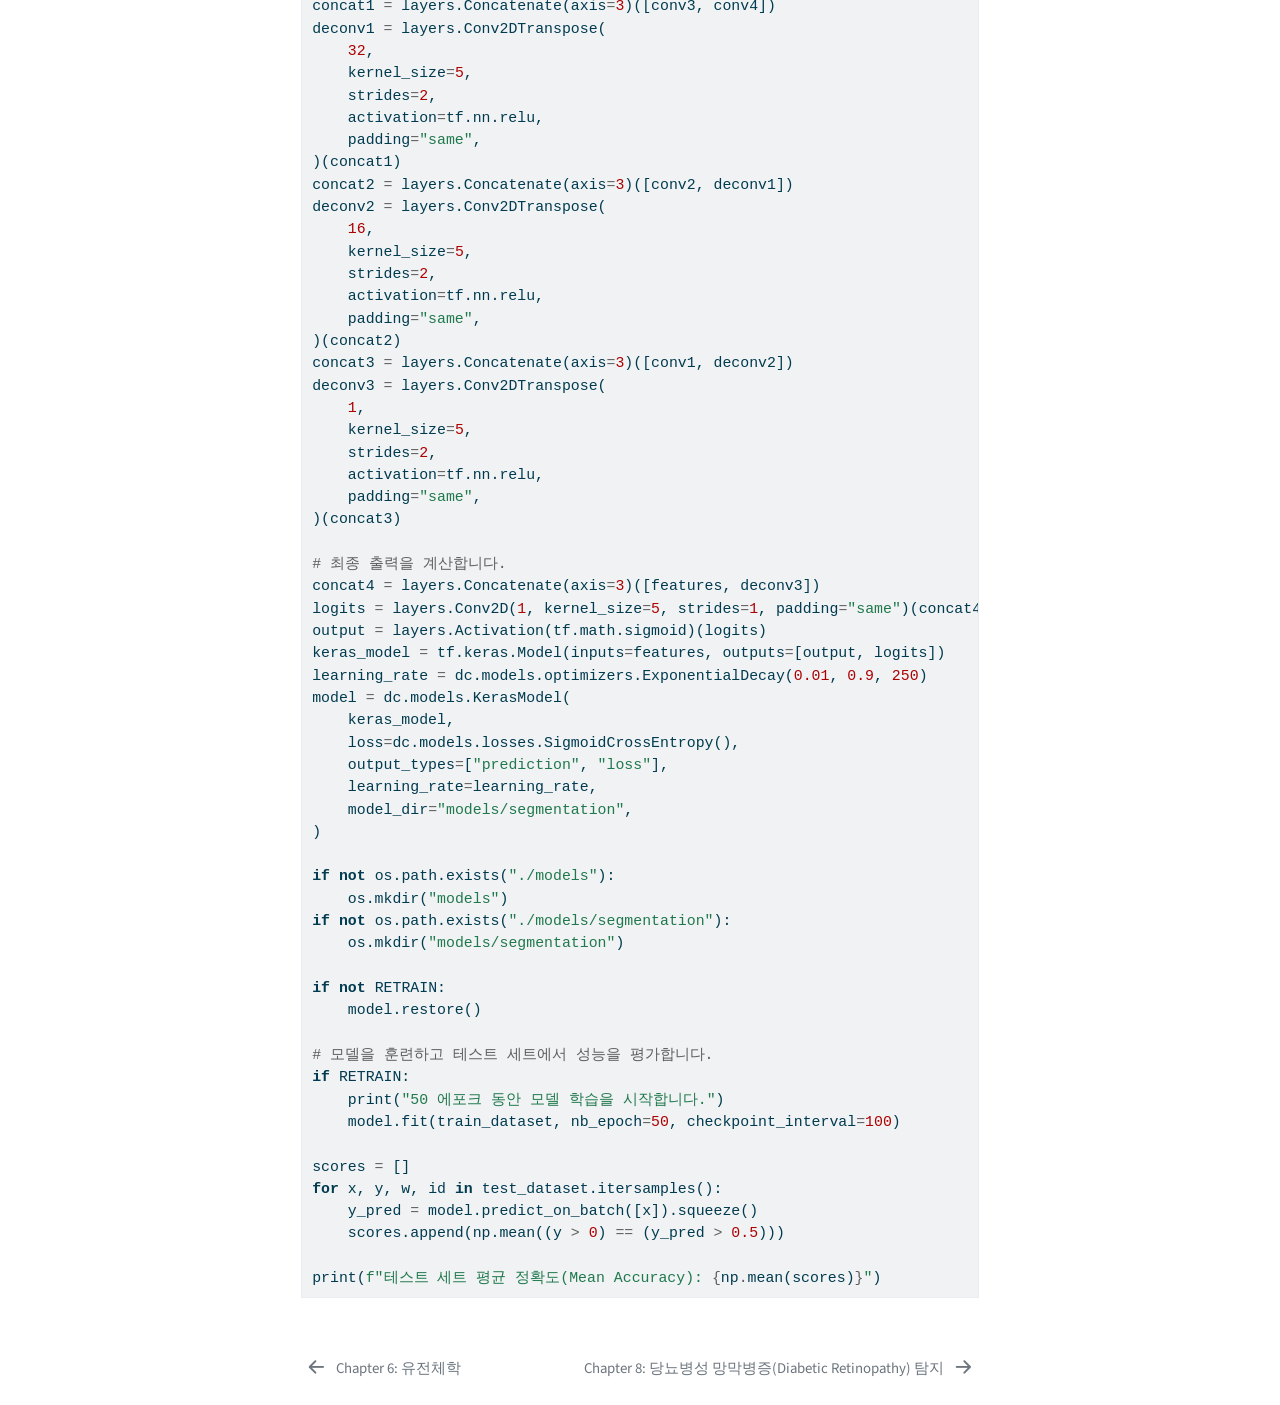
<file: Chapter07/index.html>
<!DOCTYPE html>
<html xmlns="http://www.w3.org/1999/xhtml" lang="en" xml:lang="en"><head>

<meta charset="utf-8">
<meta name="generator" content="quarto-1.9.38">

<meta name="viewport" content="width=device-width, initial-scale=1.0, user-scalable=yes">


<title>Chapter 7: 현미경 영상을 위한 딥러닝 – Deep Learning for the Life Sciences</title>
<style>
/* Default styles provided by pandoc.
** See https://pandoc.org/MANUAL.html#variables-for-html for config info.
*/
code{white-space: pre-wrap;}
span.smallcaps{font-variant: small-caps;}
div.columns{display: flex; gap: min(4vw, 1.5em);}
div.column{flex: auto; overflow-x: auto;}
div.hanging-indent{margin-left: 1.5em; text-indent: -1.5em;}
ul.task-list{list-style: none;}
ul.task-list li input[type="checkbox"] {
  width: 0.8em;
  margin: 0 0.8em 0.2em -1em; /* quarto-specific, see https://github.com/quarto-dev/quarto-cli/issues/4556 */ 
  vertical-align: middle;
}
/* CSS for syntax highlighting */
html { -webkit-text-size-adjust: 100%; }
pre > code.sourceCode { white-space: pre; position: relative; }
pre > code.sourceCode > span { display: inline-block; line-height: 1.25; }
pre > code.sourceCode > span:empty { height: 1.2em; }
.sourceCode { overflow: visible; }
code.sourceCode > span { color: inherit; text-decoration: inherit; }
div.sourceCode { margin: 1em 0; }
pre.sourceCode { margin: 0; }
@media screen {
div.sourceCode { overflow: auto; }
}
@media print {
pre > code.sourceCode { white-space: pre-wrap; }
pre > code.sourceCode > span { text-indent: -5em; padding-left: 5em; }
}
pre.numberSource code
  { counter-reset: source-line 0; }
pre.numberSource code > span
  { position: relative; left: -4em; counter-increment: source-line; }
pre.numberSource code > span > a:first-child::before
  { content: counter(source-line);
    position: relative; left: -1em; text-align: right; vertical-align: baseline;
    border: none; display: inline-block;
    -webkit-touch-callout: none; -webkit-user-select: none;
    -khtml-user-select: none; -moz-user-select: none;
    -ms-user-select: none; user-select: none;
    padding: 0 4px; width: 4em;
  }
pre.numberSource { margin-left: 3em;  padding-left: 4px; }
div.sourceCode
  {   }
@media screen {
pre > code.sourceCode > span > a:first-child::before { text-decoration: underline; }
}
</style>


<script src="../site_libs/quarto-nav/quarto-nav.js"></script>
<script src="../site_libs/quarto-nav/headroom.min.js"></script>
<script src="../site_libs/clipboard/clipboard.min.js"></script>
<script src="../site_libs/quarto-search/autocomplete.umd.js"></script>
<script src="../site_libs/quarto-search/fuse.min.js"></script>
<script src="../site_libs/quarto-search/quarto-search.js"></script>
<meta name="quarto:offset" content="../">
<link href="../Chapter08/index.html" rel="next">
<link href="../Chapter06/index.html" rel="prev">
<script src="../site_libs/quarto-html/quarto.js" type="module"></script>
<script src="../site_libs/quarto-html/tabsets/tabsets.js" type="module"></script>
<script src="../site_libs/quarto-html/popper.min.js"></script>
<script src="../site_libs/quarto-html/tippy.umd.min.js"></script>
<script src="../site_libs/quarto-html/anchor.min.js"></script>
<link href="../site_libs/quarto-html/tippy.css" rel="stylesheet">
<link href="../site_libs/quarto-html/quarto-syntax-highlighting-15634bcf2e68342d4ad2dfa704d543f6.css" rel="stylesheet" id="quarto-text-highlighting-styles">
<script src="../site_libs/bootstrap/bootstrap.min.js"></script>
<link href="../site_libs/bootstrap/bootstrap-icons.css" rel="stylesheet">
<link href="../site_libs/bootstrap/bootstrap-2dcff80ce44e81cc327f7b5509d9652d.min.css" rel="stylesheet" append-hash="true" id="quarto-bootstrap" data-mode="light">
<script id="quarto-search-options" type="application/json">{
  "location": "sidebar",
  "copy-button": false,
  "collapse-after": 3,
  "panel-placement": "start",
  "type": "textbox",
  "limit": 50,
  "keyboard-shortcut": [
    "f",
    "/",
    "s"
  ],
  "show-item-context": false,
  "language": {
    "search-no-results-text": "No results",
    "search-matching-documents-text": "matching documents",
    "search-copy-link-title": "Copy link to search",
    "search-hide-matches-text": "Hide additional matches",
    "search-more-match-text": "more match in this document",
    "search-more-matches-text": "more matches in this document",
    "search-clear-button-title": "Clear",
    "search-text-placeholder": "",
    "search-detached-cancel-button-title": "Cancel",
    "search-submit-button-title": "Submit",
    "search-label": "Search"
  }
}</script>


</head>

<body class="nav-sidebar floating quarto-light">

<div id="quarto-search-results"></div>
  <header id="quarto-header" class="headroom fixed-top">
  <nav class="quarto-secondary-nav">
    <div class="container-fluid d-flex">
      <button type="button" class="quarto-btn-toggle btn" data-bs-toggle="collapse" role="button" data-bs-target=".quarto-sidebar-collapse-item" aria-controls="quarto-sidebar" aria-expanded="false" aria-label="Toggle sidebar navigation" onclick="if (window.quartoToggleHeadroom) { window.quartoToggleHeadroom(); }">
        <i class="bi bi-layout-text-sidebar-reverse"></i>
      </button>
        <nav class="quarto-page-breadcrumbs" aria-label="breadcrumb"><ol class="breadcrumb"><li class="breadcrumb-item"><a href="../Chapter07/index.html"><span class="chapter-title">Chapter 7: 현미경 영상을 위한 딥러닝</span></a></li></ol></nav>
        <a class="flex-grow-1" role="navigation" data-bs-toggle="collapse" data-bs-target=".quarto-sidebar-collapse-item" aria-controls="quarto-sidebar" aria-expanded="false" aria-label="Toggle sidebar navigation" onclick="if (window.quartoToggleHeadroom) { window.quartoToggleHeadroom(); }">      
        </a>
      <button type="button" class="btn quarto-search-button" aria-label="Search" onclick="window.quartoOpenSearch();">
        <i class="bi bi-search"></i>
      </button>
    </div>
  </nav>
</header>
<!-- content -->
<div id="quarto-content" class="quarto-container page-columns page-rows-contents page-layout-article">
<!-- sidebar -->
  <nav id="quarto-sidebar" class="sidebar collapse collapse-horizontal quarto-sidebar-collapse-item sidebar-navigation floating overflow-auto">
    <div class="pt-lg-2 mt-2 text-left sidebar-header">
    <div class="sidebar-title mb-0 py-0">
      <a href="../">Deep Learning for the Life Sciences</a> 
    </div>
      </div>
        <div class="mt-2 flex-shrink-0 align-items-center">
        <div class="sidebar-search">
        <div id="quarto-search" class="" title="Search"></div>
        </div>
        </div>
    <div class="sidebar-menu-container"> 
    <ul class="list-unstyled mt-1">
        <li class="sidebar-item">
  <div class="sidebar-item-container"> 
  <a href="../index.html" class="sidebar-item-text sidebar-link">
 <span class="menu-text">소개</span></a>
  </div>
</li>
        <li class="sidebar-item">
  <div class="sidebar-item-container"> 
  <a href="../Chapter03/index.html" class="sidebar-item-text sidebar-link"><span class="chapter-title">Chapter 3: DeepChem과 머신러닝</span></a>
  </div>
</li>
        <li class="sidebar-item">
  <div class="sidebar-item-container"> 
  <a href="../Chapter04/index.html" class="sidebar-item-text sidebar-link"><span class="chapter-title">Chapter 4: 분자를 위한 딥러닝</span></a>
  </div>
</li>
        <li class="sidebar-item">
  <div class="sidebar-item-container"> 
  <a href="../Chapter05/index.html" class="sidebar-item-text sidebar-link"><span class="chapter-title">Chapter 5: 딥러닝 속 생물물리학</span></a>
  </div>
</li>
        <li class="sidebar-item">
  <div class="sidebar-item-container"> 
  <a href="../Chapter06/index.html" class="sidebar-item-text sidebar-link"><span class="chapter-title">Chapter 6: 유전체학</span></a>
  </div>
</li>
        <li class="sidebar-item">
  <div class="sidebar-item-container"> 
  <a href="../Chapter07/index.html" class="sidebar-item-text sidebar-link active"><span class="chapter-title">Chapter 7: 현미경 영상을 위한 딥러닝</span></a>
  </div>
</li>
        <li class="sidebar-item">
  <div class="sidebar-item-container"> 
  <a href="../Chapter08/index.html" class="sidebar-item-text sidebar-link"><span class="chapter-title">Chapter 8: 당뇨병성 망막병증(Diabetic Retinopathy) 탐지</span></a>
  </div>
</li>
        <li class="sidebar-item">
  <div class="sidebar-item-container"> 
  <a href="../Chapter09/index.html" class="sidebar-item-text sidebar-link"><span class="chapter-title">Chapter 9: 생성 모델 - 변분 오토인코더(VAE)</span></a>
  </div>
</li>
        <li class="sidebar-item">
  <div class="sidebar-item-container"> 
  <a href="../Chapter10/index.html" class="sidebar-item-text sidebar-link"><span class="chapter-title">Chapter 10: 모델 최적화 및 불확실성 추정</span></a>
  </div>
</li>
        <li class="sidebar-item">
  <div class="sidebar-item-container"> 
  <a href="../Chapter11/index.html" class="sidebar-item-text sidebar-link"><span class="chapter-title">Chapter 11: 특화된 예측 모델</span></a>
  </div>
</li>
        <li class="sidebar-item">
  <div class="sidebar-item-container"> 
  <a href="../references.html" class="sidebar-item-text sidebar-link">
 <span class="menu-text">참고문헌</span></a>
  </div>
</li>
    </ul>
    </div>
</nav>
<div id="quarto-sidebar-glass" class="quarto-sidebar-collapse-item" data-bs-toggle="collapse" data-bs-target=".quarto-sidebar-collapse-item"></div>
<!-- margin-sidebar -->
    <div id="quarto-margin-sidebar" class="sidebar margin-sidebar">
        <nav id="TOC" role="doc-toc" class="toc-active">
    <h2 id="toc-title">Table of contents</h2>
   
  <ul>
  <li><a href="#세포-계수-cell-counting-자동화" id="toc-세포-계수-cell-counting-자동화" class="nav-link active" data-scroll-target="#세포-계수-cell-counting-자동화">세포 계수 (Cell Counting) 자동화</a></li>
  <li><a href="#세포-세분화-cell-segmentation" id="toc-세포-세분화-cell-segmentation" class="nav-link" data-scroll-target="#세포-세분화-cell-segmentation">세포 세분화 (Cell Segmentation)</a></li>
  </ul>
</nav>
    </div>
<!-- main -->
<main class="content" id="quarto-document-content">

<header id="title-block-header" class="quarto-title-block default">
<div class="quarto-title">
<h1 class="title"><span class="chapter-title">Chapter 7: 현미경 영상을 위한 딥러닝</span></h1>
</div>



<div class="quarto-title-meta">

    
  
    
  </div>
  


</header>


<p>이 장에서는 현미경으로 포착한 생물학적 이미지를 딥러닝으로 분석하는 기술을 다룹니다. 특히 연구 효율을 획기적으로 높여주는 세포 계수(Cell Counting)와 세포 세분화(Segmentation) 기법에 주목합니다.</p>
<section id="세포-계수-cell-counting-자동화" class="level2">
<h2 class="anchored" data-anchor-id="세포-계수-cell-counting-자동화">세포 계수 (Cell Counting) 자동화</h2>
<p>수많은 세포 이미지를 일일이 눈으로 확인하며 숫자를 세는 일은 매우 고된 작업입니다. 이번 예제에서는 딥러닝을 활용해 세포 수를 자동으로 정확하게 계산하는 과정을 구현해 봅니다.</p>
<div class="code-copy-outer-scaffold"><div class="sourceCode" id="cb1"><pre class="sourceCode python code-with-copy"><code class="sourceCode python"><span id="cb1-1"><a href="#cb1-1" aria-hidden="true" tabindex="-1"></a><span class="im">import</span> deepchem <span class="im">as</span> dc</span>
<span id="cb1-2"><a href="#cb1-2" aria-hidden="true" tabindex="-1"></a><span class="im">import</span> tensorflow <span class="im">as</span> tf</span>
<span id="cb1-3"><a href="#cb1-3" aria-hidden="true" tabindex="-1"></a><span class="im">import</span> tensorflow.keras.layers <span class="im">as</span> layers</span>
<span id="cb1-4"><a href="#cb1-4" aria-hidden="true" tabindex="-1"></a><span class="im">import</span> numpy <span class="im">as</span> np</span>
<span id="cb1-5"><a href="#cb1-5" aria-hidden="true" tabindex="-1"></a><span class="im">import</span> os</span>
<span id="cb1-6"><a href="#cb1-6" aria-hidden="true" tabindex="-1"></a><span class="im">import</span> re</span>
<span id="cb1-7"><a href="#cb1-7" aria-hidden="true" tabindex="-1"></a></span>
<span id="cb1-8"><a href="#cb1-8" aria-hidden="true" tabindex="-1"></a>RETRAIN <span class="op">=</span> <span class="va">False</span></span>
<span id="cb1-9"><a href="#cb1-9" aria-hidden="true" tabindex="-1"></a></span>
<span id="cb1-10"><a href="#cb1-10" aria-hidden="true" tabindex="-1"></a><span class="co"># 데이터셋을 로드합니다.</span></span>
<span id="cb1-11"><a href="#cb1-11" aria-hidden="true" tabindex="-1"></a>image_dir <span class="op">=</span> <span class="st">"BBBC005_v1_images"</span></span>
<span id="cb1-12"><a href="#cb1-12" aria-hidden="true" tabindex="-1"></a>files <span class="op">=</span> []</span>
<span id="cb1-13"><a href="#cb1-13" aria-hidden="true" tabindex="-1"></a>labels <span class="op">=</span> []</span>
<span id="cb1-14"><a href="#cb1-14" aria-hidden="true" tabindex="-1"></a><span class="cf">for</span> f <span class="kw">in</span> os.listdir(image_dir):</span>
<span id="cb1-15"><a href="#cb1-15" aria-hidden="true" tabindex="-1"></a>    <span class="cf">if</span> f.endswith(<span class="st">".TIF"</span>):</span>
<span id="cb1-16"><a href="#cb1-16" aria-hidden="true" tabindex="-1"></a>        files.append(os.path.join(image_dir, f))</span>
<span id="cb1-17"><a href="#cb1-17" aria-hidden="true" tabindex="-1"></a>        labels.append(<span class="bu">int</span>(re.findall(<span class="st">"_C(.*?)_"</span>, f)[<span class="dv">0</span>]))</span>
<span id="cb1-18"><a href="#cb1-18" aria-hidden="true" tabindex="-1"></a>dataset <span class="op">=</span> dc.data.ImageDataset(files, np.array(labels))</span>
<span id="cb1-19"><a href="#cb1-19" aria-hidden="true" tabindex="-1"></a>splitter <span class="op">=</span> dc.splits.RandomSplitter()</span>
<span id="cb1-20"><a href="#cb1-20" aria-hidden="true" tabindex="-1"></a>train_dataset, valid_dataset, test_dataset <span class="op">=</span> splitter.train_valid_test_split(</span>
<span id="cb1-21"><a href="#cb1-21" aria-hidden="true" tabindex="-1"></a>    dataset, seed<span class="op">=</span><span class="dv">123</span></span>
<span id="cb1-22"><a href="#cb1-22" aria-hidden="true" tabindex="-1"></a>)</span>
<span id="cb1-23"><a href="#cb1-23" aria-hidden="true" tabindex="-1"></a></span>
<span id="cb1-24"><a href="#cb1-24" aria-hidden="true" tabindex="-1"></a><span class="co"># 모델을 생성합니다.</span></span>
<span id="cb1-25"><a href="#cb1-25" aria-hidden="true" tabindex="-1"></a>features <span class="op">=</span> tf.keras.Input(shape<span class="op">=</span>(<span class="dv">520</span>, <span class="dv">696</span>, <span class="dv">1</span>))</span>
<span id="cb1-26"><a href="#cb1-26" aria-hidden="true" tabindex="-1"></a>prev_layer <span class="op">=</span> features</span>
<span id="cb1-27"><a href="#cb1-27" aria-hidden="true" tabindex="-1"></a><span class="cf">for</span> num_outputs <span class="kw">in</span> [<span class="dv">16</span>, <span class="dv">32</span>, <span class="dv">64</span>, <span class="dv">128</span>, <span class="dv">256</span>]:</span>
<span id="cb1-28"><a href="#cb1-28" aria-hidden="true" tabindex="-1"></a>    prev_layer <span class="op">=</span> layers.Conv2D(</span>
<span id="cb1-29"><a href="#cb1-29" aria-hidden="true" tabindex="-1"></a>        num_outputs, kernel_size<span class="op">=</span><span class="dv">5</span>, strides<span class="op">=</span><span class="dv">2</span>, activation<span class="op">=</span>tf.nn.relu</span>
<span id="cb1-30"><a href="#cb1-30" aria-hidden="true" tabindex="-1"></a>    )(prev_layer)</span>
<span id="cb1-31"><a href="#cb1-31" aria-hidden="true" tabindex="-1"></a>output <span class="op">=</span> layers.Dense(<span class="dv">1</span>)(layers.Flatten()(prev_layer))</span>
<span id="cb1-32"><a href="#cb1-32" aria-hidden="true" tabindex="-1"></a>keras_model <span class="op">=</span> tf.keras.Model(inputs<span class="op">=</span>features, outputs<span class="op">=</span>output)</span>
<span id="cb1-33"><a href="#cb1-33" aria-hidden="true" tabindex="-1"></a>learning_rate <span class="op">=</span> dc.models.optimizers.ExponentialDecay(<span class="fl">0.001</span>, <span class="fl">0.9</span>, <span class="dv">250</span>)</span>
<span id="cb1-34"><a href="#cb1-34" aria-hidden="true" tabindex="-1"></a>model <span class="op">=</span> dc.models.KerasModel(</span>
<span id="cb1-35"><a href="#cb1-35" aria-hidden="true" tabindex="-1"></a>    keras_model,</span>
<span id="cb1-36"><a href="#cb1-36" aria-hidden="true" tabindex="-1"></a>    loss<span class="op">=</span>dc.models.losses.L2Loss(),</span>
<span id="cb1-37"><a href="#cb1-37" aria-hidden="true" tabindex="-1"></a>    learning_rate<span class="op">=</span>learning_rate,</span>
<span id="cb1-38"><a href="#cb1-38" aria-hidden="true" tabindex="-1"></a>    model_dir<span class="op">=</span><span class="st">"models/model"</span>,</span>
<span id="cb1-39"><a href="#cb1-39" aria-hidden="true" tabindex="-1"></a>)</span>
<span id="cb1-40"><a href="#cb1-40" aria-hidden="true" tabindex="-1"></a></span>
<span id="cb1-41"><a href="#cb1-41" aria-hidden="true" tabindex="-1"></a><span class="cf">if</span> <span class="kw">not</span> os.path.exists(<span class="st">"./models"</span>):</span>
<span id="cb1-42"><a href="#cb1-42" aria-hidden="true" tabindex="-1"></a>    os.mkdir(<span class="st">"models"</span>)</span>
<span id="cb1-43"><a href="#cb1-43" aria-hidden="true" tabindex="-1"></a><span class="cf">if</span> <span class="kw">not</span> os.path.exists(<span class="st">"./models/model"</span>):</span>
<span id="cb1-44"><a href="#cb1-44" aria-hidden="true" tabindex="-1"></a>    os.mkdir(<span class="st">"models/model"</span>)</span>
<span id="cb1-45"><a href="#cb1-45" aria-hidden="true" tabindex="-1"></a></span>
<span id="cb1-46"><a href="#cb1-46" aria-hidden="true" tabindex="-1"></a><span class="cf">if</span> <span class="kw">not</span> RETRAIN:</span>
<span id="cb1-47"><a href="#cb1-47" aria-hidden="true" tabindex="-1"></a>    model.restore()</span>
<span id="cb1-48"><a href="#cb1-48" aria-hidden="true" tabindex="-1"></a></span>
<span id="cb1-49"><a href="#cb1-49" aria-hidden="true" tabindex="-1"></a><span class="co"># 모델을 훈련하고 테스트 세트에서 성능을 평가합니다.</span></span>
<span id="cb1-50"><a href="#cb1-50" aria-hidden="true" tabindex="-1"></a><span class="cf">if</span> RETRAIN:</span>
<span id="cb1-51"><a href="#cb1-51" aria-hidden="true" tabindex="-1"></a>    <span class="bu">print</span>(<span class="st">"50 에포크 동안 모델 학습을 시작합니다."</span>)</span>
<span id="cb1-52"><a href="#cb1-52" aria-hidden="true" tabindex="-1"></a>    model.fit(train_dataset, nb_epoch<span class="op">=</span><span class="dv">50</span>)</span>
<span id="cb1-53"><a href="#cb1-53" aria-hidden="true" tabindex="-1"></a></span>
<span id="cb1-54"><a href="#cb1-54" aria-hidden="true" tabindex="-1"></a>y_pred <span class="op">=</span> model.predict(test_dataset).flatten()</span>
<span id="cb1-55"><a href="#cb1-55" aria-hidden="true" tabindex="-1"></a>rmse <span class="op">=</span> np.sqrt(np.mean((y_pred <span class="op">-</span> test_dataset.y) <span class="op">**</span> <span class="dv">2</span>))</span>
<span id="cb1-56"><a href="#cb1-56" aria-hidden="true" tabindex="-1"></a><span class="bu">print</span>(<span class="ss">f"테스트 세트 RMSE(평균 제곱근 오차): </span><span class="sc">{</span>rmse<span class="sc">}</span><span class="ss">"</span>)</span></code></pre></div><button title="Copy to Clipboard" class="code-copy-button"><i class="bi"></i></button></div>
</section>
<section id="세포-세분화-cell-segmentation" class="level2">
<h2 class="anchored" data-anchor-id="세포-세분화-cell-segmentation">세포 세분화 (Cell Segmentation)</h2>
<p>세포 세분화는 이미지 속에서 각 세포의 경계를 명확히 식별하고 분리해내는 정교한 작업입니다. 딥러닝 모델이 세포의 형태를 어떻게 파악하는지 확인해 보세요.</p>
<div class="code-copy-outer-scaffold"><div class="sourceCode" id="cb2"><pre class="sourceCode python code-with-copy"><code class="sourceCode python"><span id="cb2-1"><a href="#cb2-1" aria-hidden="true" tabindex="-1"></a><span class="im">import</span> deepchem <span class="im">as</span> dc</span>
<span id="cb2-2"><a href="#cb2-2" aria-hidden="true" tabindex="-1"></a><span class="im">import</span> tensorflow <span class="im">as</span> tf</span>
<span id="cb2-3"><a href="#cb2-3" aria-hidden="true" tabindex="-1"></a><span class="im">import</span> tensorflow.keras.layers <span class="im">as</span> layers</span>
<span id="cb2-4"><a href="#cb2-4" aria-hidden="true" tabindex="-1"></a><span class="im">import</span> numpy <span class="im">as</span> np</span>
<span id="cb2-5"><a href="#cb2-5" aria-hidden="true" tabindex="-1"></a><span class="im">import</span> os</span>
<span id="cb2-6"><a href="#cb2-6" aria-hidden="true" tabindex="-1"></a></span>
<span id="cb2-7"><a href="#cb2-7" aria-hidden="true" tabindex="-1"></a><span class="co"># import re</span></span>
<span id="cb2-8"><a href="#cb2-8" aria-hidden="true" tabindex="-1"></a></span>
<span id="cb2-9"><a href="#cb2-9" aria-hidden="true" tabindex="-1"></a>RETRAIN <span class="op">=</span> <span class="va">False</span></span>
<span id="cb2-10"><a href="#cb2-10" aria-hidden="true" tabindex="-1"></a></span>
<span id="cb2-11"><a href="#cb2-11" aria-hidden="true" tabindex="-1"></a><span class="co"># 데이터셋을 로드합니다.</span></span>
<span id="cb2-12"><a href="#cb2-12" aria-hidden="true" tabindex="-1"></a>image_dir <span class="op">=</span> <span class="st">"BBBC005_v1_images"</span></span>
<span id="cb2-13"><a href="#cb2-13" aria-hidden="true" tabindex="-1"></a>label_dir <span class="op">=</span> <span class="st">"BBBC005_v1_ground_truth"</span></span>
<span id="cb2-14"><a href="#cb2-14" aria-hidden="true" tabindex="-1"></a>rows <span class="op">=</span> (<span class="st">"A"</span>, <span class="st">"B"</span>, <span class="st">"C"</span>, <span class="st">"D"</span>, <span class="st">"E"</span>, <span class="st">"F"</span>, <span class="st">"G"</span>, <span class="st">"H"</span>, <span class="st">"I"</span>, <span class="st">"J"</span>, <span class="st">"K"</span>, <span class="st">"L"</span>, <span class="st">"M"</span>, <span class="st">"N"</span>, <span class="st">"O"</span>, <span class="st">"P"</span>)</span>
<span id="cb2-15"><a href="#cb2-15" aria-hidden="true" tabindex="-1"></a>blurs <span class="op">=</span> (<span class="dv">1</span>, <span class="dv">4</span>, <span class="dv">7</span>, <span class="dv">10</span>, <span class="dv">14</span>, <span class="dv">17</span>, <span class="dv">20</span>, <span class="dv">23</span>, <span class="dv">26</span>, <span class="dv">29</span>, <span class="dv">32</span>, <span class="dv">35</span>, <span class="dv">39</span>, <span class="dv">42</span>, <span class="dv">45</span>, <span class="dv">48</span>)</span>
<span id="cb2-16"><a href="#cb2-16" aria-hidden="true" tabindex="-1"></a>files <span class="op">=</span> []</span>
<span id="cb2-17"><a href="#cb2-17" aria-hidden="true" tabindex="-1"></a>labels <span class="op">=</span> []</span>
<span id="cb2-18"><a href="#cb2-18" aria-hidden="true" tabindex="-1"></a></span>
<span id="cb2-19"><a href="#cb2-19" aria-hidden="true" tabindex="-1"></a><span class="cf">for</span> f <span class="kw">in</span> os.listdir(label_dir):</span>
<span id="cb2-20"><a href="#cb2-20" aria-hidden="true" tabindex="-1"></a>    <span class="cf">if</span> f.endswith(<span class="st">".TIF"</span>):</span>
<span id="cb2-21"><a href="#cb2-21" aria-hidden="true" tabindex="-1"></a>        <span class="cf">for</span> row, blur <span class="kw">in</span> <span class="bu">zip</span>(rows, blurs):</span>
<span id="cb2-22"><a href="#cb2-22" aria-hidden="true" tabindex="-1"></a>            fname <span class="op">=</span> f.replace(<span class="st">"_F1"</span>, <span class="st">"_F</span><span class="sc">%d</span><span class="st">"</span> <span class="op">%</span> blur).replace(<span class="st">"_A"</span>, <span class="st">"_</span><span class="sc">%s</span><span class="st">"</span> <span class="op">%</span> row)</span>
<span id="cb2-23"><a href="#cb2-23" aria-hidden="true" tabindex="-1"></a>            files.append(os.path.join(image_dir, fname))</span>
<span id="cb2-24"><a href="#cb2-24" aria-hidden="true" tabindex="-1"></a>            labels.append(os.path.join(label_dir, f))</span>
<span id="cb2-25"><a href="#cb2-25" aria-hidden="true" tabindex="-1"></a></span>
<span id="cb2-26"><a href="#cb2-26" aria-hidden="true" tabindex="-1"></a>dataset <span class="op">=</span> dc.data.ImageDataset(files, labels)</span>
<span id="cb2-27"><a href="#cb2-27" aria-hidden="true" tabindex="-1"></a>splitter <span class="op">=</span> dc.splits.RandomSplitter()</span>
<span id="cb2-28"><a href="#cb2-28" aria-hidden="true" tabindex="-1"></a>train_dataset, valid_dataset, test_dataset <span class="op">=</span> splitter.train_valid_test_split(</span>
<span id="cb2-29"><a href="#cb2-29" aria-hidden="true" tabindex="-1"></a>    dataset, seed<span class="op">=</span><span class="dv">123</span></span>
<span id="cb2-30"><a href="#cb2-30" aria-hidden="true" tabindex="-1"></a>)</span>
<span id="cb2-31"><a href="#cb2-31" aria-hidden="true" tabindex="-1"></a></span>
<span id="cb2-32"><a href="#cb2-32" aria-hidden="true" tabindex="-1"></a><span class="co"># 모델을 생성합니다.</span></span>
<span id="cb2-33"><a href="#cb2-33" aria-hidden="true" tabindex="-1"></a>features <span class="op">=</span> tf.keras.Input(shape<span class="op">=</span>(<span class="dv">520</span>, <span class="dv">696</span>, <span class="dv">1</span>))</span>
<span id="cb2-34"><a href="#cb2-34" aria-hidden="true" tabindex="-1"></a></span>
<span id="cb2-35"><a href="#cb2-35" aria-hidden="true" tabindex="-1"></a><span class="co"># 다운샘플링(Downsample)을 세 번 수행합니다.</span></span>
<span id="cb2-36"><a href="#cb2-36" aria-hidden="true" tabindex="-1"></a>conv1 <span class="op">=</span> layers.Conv2D(</span>
<span id="cb2-37"><a href="#cb2-37" aria-hidden="true" tabindex="-1"></a>    <span class="dv">16</span>,</span>
<span id="cb2-38"><a href="#cb2-38" aria-hidden="true" tabindex="-1"></a>    kernel_size<span class="op">=</span><span class="dv">5</span>,</span>
<span id="cb2-39"><a href="#cb2-39" aria-hidden="true" tabindex="-1"></a>    strides<span class="op">=</span><span class="dv">2</span>,</span>
<span id="cb2-40"><a href="#cb2-40" aria-hidden="true" tabindex="-1"></a>    activation<span class="op">=</span>tf.nn.relu,</span>
<span id="cb2-41"><a href="#cb2-41" aria-hidden="true" tabindex="-1"></a>    padding<span class="op">=</span><span class="st">"same"</span>,</span>
<span id="cb2-42"><a href="#cb2-42" aria-hidden="true" tabindex="-1"></a>)(features <span class="op">/</span> <span class="fl">255.0</span>)</span>
<span id="cb2-43"><a href="#cb2-43" aria-hidden="true" tabindex="-1"></a>conv2 <span class="op">=</span> layers.Conv2D(</span>
<span id="cb2-44"><a href="#cb2-44" aria-hidden="true" tabindex="-1"></a>    <span class="dv">32</span>,</span>
<span id="cb2-45"><a href="#cb2-45" aria-hidden="true" tabindex="-1"></a>    kernel_size<span class="op">=</span><span class="dv">5</span>,</span>
<span id="cb2-46"><a href="#cb2-46" aria-hidden="true" tabindex="-1"></a>    strides<span class="op">=</span><span class="dv">2</span>,</span>
<span id="cb2-47"><a href="#cb2-47" aria-hidden="true" tabindex="-1"></a>    activation<span class="op">=</span>tf.nn.relu,</span>
<span id="cb2-48"><a href="#cb2-48" aria-hidden="true" tabindex="-1"></a>    padding<span class="op">=</span><span class="st">"same"</span>,</span>
<span id="cb2-49"><a href="#cb2-49" aria-hidden="true" tabindex="-1"></a>)(conv1)</span>
<span id="cb2-50"><a href="#cb2-50" aria-hidden="true" tabindex="-1"></a>conv3 <span class="op">=</span> layers.Conv2D(</span>
<span id="cb2-51"><a href="#cb2-51" aria-hidden="true" tabindex="-1"></a>    <span class="dv">64</span>,</span>
<span id="cb2-52"><a href="#cb2-52" aria-hidden="true" tabindex="-1"></a>    kernel_size<span class="op">=</span><span class="dv">5</span>,</span>
<span id="cb2-53"><a href="#cb2-53" aria-hidden="true" tabindex="-1"></a>    strides<span class="op">=</span><span class="dv">2</span>,</span>
<span id="cb2-54"><a href="#cb2-54" aria-hidden="true" tabindex="-1"></a>    activation<span class="op">=</span>tf.nn.relu,</span>
<span id="cb2-55"><a href="#cb2-55" aria-hidden="true" tabindex="-1"></a>    padding<span class="op">=</span><span class="st">"same"</span>,</span>
<span id="cb2-56"><a href="#cb2-56" aria-hidden="true" tabindex="-1"></a>)(conv2)</span>
<span id="cb2-57"><a href="#cb2-57" aria-hidden="true" tabindex="-1"></a><span class="co"># 1x1 합성곱을 수행합니다.</span></span>
<span id="cb2-58"><a href="#cb2-58" aria-hidden="true" tabindex="-1"></a>conv4 <span class="op">=</span> layers.Conv2D(</span>
<span id="cb2-59"><a href="#cb2-59" aria-hidden="true" tabindex="-1"></a>    <span class="dv">64</span>,</span>
<span id="cb2-60"><a href="#cb2-60" aria-hidden="true" tabindex="-1"></a>    kernel_size<span class="op">=</span><span class="dv">1</span>,</span>
<span id="cb2-61"><a href="#cb2-61" aria-hidden="true" tabindex="-1"></a>    strides<span class="op">=</span><span class="dv">1</span>,</span>
<span id="cb2-62"><a href="#cb2-62" aria-hidden="true" tabindex="-1"></a>)(conv3)</span>
<span id="cb2-63"><a href="#cb2-63" aria-hidden="true" tabindex="-1"></a></span>
<span id="cb2-64"><a href="#cb2-64" aria-hidden="true" tabindex="-1"></a><span class="co"># 업샘플링(Upsample)을 세 번 수행합니다.</span></span>
<span id="cb2-65"><a href="#cb2-65" aria-hidden="true" tabindex="-1"></a>concat1 <span class="op">=</span> layers.Concatenate(axis<span class="op">=</span><span class="dv">3</span>)([conv3, conv4])</span>
<span id="cb2-66"><a href="#cb2-66" aria-hidden="true" tabindex="-1"></a>deconv1 <span class="op">=</span> layers.Conv2DTranspose(</span>
<span id="cb2-67"><a href="#cb2-67" aria-hidden="true" tabindex="-1"></a>    <span class="dv">32</span>,</span>
<span id="cb2-68"><a href="#cb2-68" aria-hidden="true" tabindex="-1"></a>    kernel_size<span class="op">=</span><span class="dv">5</span>,</span>
<span id="cb2-69"><a href="#cb2-69" aria-hidden="true" tabindex="-1"></a>    strides<span class="op">=</span><span class="dv">2</span>,</span>
<span id="cb2-70"><a href="#cb2-70" aria-hidden="true" tabindex="-1"></a>    activation<span class="op">=</span>tf.nn.relu,</span>
<span id="cb2-71"><a href="#cb2-71" aria-hidden="true" tabindex="-1"></a>    padding<span class="op">=</span><span class="st">"same"</span>,</span>
<span id="cb2-72"><a href="#cb2-72" aria-hidden="true" tabindex="-1"></a>)(concat1)</span>
<span id="cb2-73"><a href="#cb2-73" aria-hidden="true" tabindex="-1"></a>concat2 <span class="op">=</span> layers.Concatenate(axis<span class="op">=</span><span class="dv">3</span>)([conv2, deconv1])</span>
<span id="cb2-74"><a href="#cb2-74" aria-hidden="true" tabindex="-1"></a>deconv2 <span class="op">=</span> layers.Conv2DTranspose(</span>
<span id="cb2-75"><a href="#cb2-75" aria-hidden="true" tabindex="-1"></a>    <span class="dv">16</span>,</span>
<span id="cb2-76"><a href="#cb2-76" aria-hidden="true" tabindex="-1"></a>    kernel_size<span class="op">=</span><span class="dv">5</span>,</span>
<span id="cb2-77"><a href="#cb2-77" aria-hidden="true" tabindex="-1"></a>    strides<span class="op">=</span><span class="dv">2</span>,</span>
<span id="cb2-78"><a href="#cb2-78" aria-hidden="true" tabindex="-1"></a>    activation<span class="op">=</span>tf.nn.relu,</span>
<span id="cb2-79"><a href="#cb2-79" aria-hidden="true" tabindex="-1"></a>    padding<span class="op">=</span><span class="st">"same"</span>,</span>
<span id="cb2-80"><a href="#cb2-80" aria-hidden="true" tabindex="-1"></a>)(concat2)</span>
<span id="cb2-81"><a href="#cb2-81" aria-hidden="true" tabindex="-1"></a>concat3 <span class="op">=</span> layers.Concatenate(axis<span class="op">=</span><span class="dv">3</span>)([conv1, deconv2])</span>
<span id="cb2-82"><a href="#cb2-82" aria-hidden="true" tabindex="-1"></a>deconv3 <span class="op">=</span> layers.Conv2DTranspose(</span>
<span id="cb2-83"><a href="#cb2-83" aria-hidden="true" tabindex="-1"></a>    <span class="dv">1</span>,</span>
<span id="cb2-84"><a href="#cb2-84" aria-hidden="true" tabindex="-1"></a>    kernel_size<span class="op">=</span><span class="dv">5</span>,</span>
<span id="cb2-85"><a href="#cb2-85" aria-hidden="true" tabindex="-1"></a>    strides<span class="op">=</span><span class="dv">2</span>,</span>
<span id="cb2-86"><a href="#cb2-86" aria-hidden="true" tabindex="-1"></a>    activation<span class="op">=</span>tf.nn.relu,</span>
<span id="cb2-87"><a href="#cb2-87" aria-hidden="true" tabindex="-1"></a>    padding<span class="op">=</span><span class="st">"same"</span>,</span>
<span id="cb2-88"><a href="#cb2-88" aria-hidden="true" tabindex="-1"></a>)(concat3)</span>
<span id="cb2-89"><a href="#cb2-89" aria-hidden="true" tabindex="-1"></a></span>
<span id="cb2-90"><a href="#cb2-90" aria-hidden="true" tabindex="-1"></a><span class="co"># 최종 출력을 계산합니다.</span></span>
<span id="cb2-91"><a href="#cb2-91" aria-hidden="true" tabindex="-1"></a>concat4 <span class="op">=</span> layers.Concatenate(axis<span class="op">=</span><span class="dv">3</span>)([features, deconv3])</span>
<span id="cb2-92"><a href="#cb2-92" aria-hidden="true" tabindex="-1"></a>logits <span class="op">=</span> layers.Conv2D(<span class="dv">1</span>, kernel_size<span class="op">=</span><span class="dv">5</span>, strides<span class="op">=</span><span class="dv">1</span>, padding<span class="op">=</span><span class="st">"same"</span>)(concat4)</span>
<span id="cb2-93"><a href="#cb2-93" aria-hidden="true" tabindex="-1"></a>output <span class="op">=</span> layers.Activation(tf.math.sigmoid)(logits)</span>
<span id="cb2-94"><a href="#cb2-94" aria-hidden="true" tabindex="-1"></a>keras_model <span class="op">=</span> tf.keras.Model(inputs<span class="op">=</span>features, outputs<span class="op">=</span>[output, logits])</span>
<span id="cb2-95"><a href="#cb2-95" aria-hidden="true" tabindex="-1"></a>learning_rate <span class="op">=</span> dc.models.optimizers.ExponentialDecay(<span class="fl">0.01</span>, <span class="fl">0.9</span>, <span class="dv">250</span>)</span>
<span id="cb2-96"><a href="#cb2-96" aria-hidden="true" tabindex="-1"></a>model <span class="op">=</span> dc.models.KerasModel(</span>
<span id="cb2-97"><a href="#cb2-97" aria-hidden="true" tabindex="-1"></a>    keras_model,</span>
<span id="cb2-98"><a href="#cb2-98" aria-hidden="true" tabindex="-1"></a>    loss<span class="op">=</span>dc.models.losses.SigmoidCrossEntropy(),</span>
<span id="cb2-99"><a href="#cb2-99" aria-hidden="true" tabindex="-1"></a>    output_types<span class="op">=</span>[<span class="st">"prediction"</span>, <span class="st">"loss"</span>],</span>
<span id="cb2-100"><a href="#cb2-100" aria-hidden="true" tabindex="-1"></a>    learning_rate<span class="op">=</span>learning_rate,</span>
<span id="cb2-101"><a href="#cb2-101" aria-hidden="true" tabindex="-1"></a>    model_dir<span class="op">=</span><span class="st">"models/segmentation"</span>,</span>
<span id="cb2-102"><a href="#cb2-102" aria-hidden="true" tabindex="-1"></a>)</span>
<span id="cb2-103"><a href="#cb2-103" aria-hidden="true" tabindex="-1"></a></span>
<span id="cb2-104"><a href="#cb2-104" aria-hidden="true" tabindex="-1"></a><span class="cf">if</span> <span class="kw">not</span> os.path.exists(<span class="st">"./models"</span>):</span>
<span id="cb2-105"><a href="#cb2-105" aria-hidden="true" tabindex="-1"></a>    os.mkdir(<span class="st">"models"</span>)</span>
<span id="cb2-106"><a href="#cb2-106" aria-hidden="true" tabindex="-1"></a><span class="cf">if</span> <span class="kw">not</span> os.path.exists(<span class="st">"./models/segmentation"</span>):</span>
<span id="cb2-107"><a href="#cb2-107" aria-hidden="true" tabindex="-1"></a>    os.mkdir(<span class="st">"models/segmentation"</span>)</span>
<span id="cb2-108"><a href="#cb2-108" aria-hidden="true" tabindex="-1"></a></span>
<span id="cb2-109"><a href="#cb2-109" aria-hidden="true" tabindex="-1"></a><span class="cf">if</span> <span class="kw">not</span> RETRAIN:</span>
<span id="cb2-110"><a href="#cb2-110" aria-hidden="true" tabindex="-1"></a>    model.restore()</span>
<span id="cb2-111"><a href="#cb2-111" aria-hidden="true" tabindex="-1"></a></span>
<span id="cb2-112"><a href="#cb2-112" aria-hidden="true" tabindex="-1"></a><span class="co"># 모델을 훈련하고 테스트 세트에서 성능을 평가합니다.</span></span>
<span id="cb2-113"><a href="#cb2-113" aria-hidden="true" tabindex="-1"></a><span class="cf">if</span> RETRAIN:</span>
<span id="cb2-114"><a href="#cb2-114" aria-hidden="true" tabindex="-1"></a>    <span class="bu">print</span>(<span class="st">"50 에포크 동안 모델 학습을 시작합니다."</span>)</span>
<span id="cb2-115"><a href="#cb2-115" aria-hidden="true" tabindex="-1"></a>    model.fit(train_dataset, nb_epoch<span class="op">=</span><span class="dv">50</span>, checkpoint_interval<span class="op">=</span><span class="dv">100</span>)</span>
<span id="cb2-116"><a href="#cb2-116" aria-hidden="true" tabindex="-1"></a></span>
<span id="cb2-117"><a href="#cb2-117" aria-hidden="true" tabindex="-1"></a>scores <span class="op">=</span> []</span>
<span id="cb2-118"><a href="#cb2-118" aria-hidden="true" tabindex="-1"></a><span class="cf">for</span> x, y, w, <span class="bu">id</span> <span class="kw">in</span> test_dataset.itersamples():</span>
<span id="cb2-119"><a href="#cb2-119" aria-hidden="true" tabindex="-1"></a>    y_pred <span class="op">=</span> model.predict_on_batch([x]).squeeze()</span>
<span id="cb2-120"><a href="#cb2-120" aria-hidden="true" tabindex="-1"></a>    scores.append(np.mean((y <span class="op">&gt;</span> <span class="dv">0</span>) <span class="op">==</span> (y_pred <span class="op">&gt;</span> <span class="fl">0.5</span>)))</span>
<span id="cb2-121"><a href="#cb2-121" aria-hidden="true" tabindex="-1"></a></span>
<span id="cb2-122"><a href="#cb2-122" aria-hidden="true" tabindex="-1"></a><span class="bu">print</span>(<span class="ss">f"테스트 세트 평균 정확도(Mean Accuracy): </span><span class="sc">{</span>np<span class="sc">.</span>mean(scores)<span class="sc">}</span><span class="ss">"</span>)</span></code></pre></div><button title="Copy to Clipboard" class="code-copy-button"><i class="bi"></i></button></div>


</section>

</main> <!-- /main -->
<script id="quarto-html-after-body" type="application/javascript">
  window.document.addEventListener("DOMContentLoaded", function (event) {
    const icon = "";
    const anchorJS = new window.AnchorJS();
    anchorJS.options = {
      placement: 'right',
      icon: icon
    };
    anchorJS.add('.anchored');
    const isCodeAnnotation = (el) => {
      for (const clz of el.classList) {
        if (clz.startsWith('code-annotation-')) {                     
          return true;
        }
      }
      return false;
    }
    const onCopySuccess = function(e) {
      // button target
      const button = e.trigger;
      // don't keep focus
      button.blur();
      // flash "checked"
      button.classList.add('code-copy-button-checked');
      var currentTitle = button.getAttribute("title");
      button.setAttribute("title", "Copied!");
      let tooltip;
      if (window.bootstrap) {
        button.setAttribute("data-bs-toggle", "tooltip");
        button.setAttribute("data-bs-placement", "left");
        button.setAttribute("data-bs-title", "Copied!");
        tooltip = new bootstrap.Tooltip(button, 
          { trigger: "manual", 
            customClass: "code-copy-button-tooltip",
            offset: [0, -8]});
        tooltip.show();    
      }
      setTimeout(function() {
        if (tooltip) {
          tooltip.hide();
          button.removeAttribute("data-bs-title");
          button.removeAttribute("data-bs-toggle");
          button.removeAttribute("data-bs-placement");
        }
        button.setAttribute("title", currentTitle);
        button.classList.remove('code-copy-button-checked');
      }, 1000);
      // clear code selection
      e.clearSelection();
    }
    const getTextToCopy = function(trigger) {
      const outerScaffold = trigger.parentElement.cloneNode(true);
      const codeEl = outerScaffold.querySelector('code');
      for (const childEl of codeEl.children) {
        if (isCodeAnnotation(childEl)) {
          childEl.remove();
        }
      }
      return codeEl.innerText;
    }
    const clipboard = new window.ClipboardJS('.code-copy-button:not([data-in-quarto-modal])', {
      text: getTextToCopy
    });
    clipboard.on('success', onCopySuccess);
    if (window.document.getElementById('quarto-embedded-source-code-modal')) {
      const clipboardModal = new window.ClipboardJS('.code-copy-button[data-in-quarto-modal]', {
        text: getTextToCopy,
        container: window.document.getElementById('quarto-embedded-source-code-modal')
      });
      clipboardModal.on('success', onCopySuccess);
    }
      var localhostRegex = new RegExp(/^(?:http|https):\/\/localhost\:?[0-9]*\//);
      var mailtoRegex = new RegExp(/^mailto:/);
        var filterRegex = new RegExp('/' + window.location.host + '/');
      var isInternal = (href) => {
          return filterRegex.test(href) || localhostRegex.test(href) || mailtoRegex.test(href);
      }
      // Inspect non-navigation links and adorn them if external
     var links = window.document.querySelectorAll('a[href]:not(.nav-link):not(.navbar-brand):not(.toc-action):not(.sidebar-link):not(.sidebar-item-toggle):not(.pagination-link):not(.no-external):not([aria-hidden]):not(.dropdown-item):not(.quarto-navigation-tool):not(.about-link)');
      for (var i=0; i<links.length; i++) {
        const link = links[i];
        if (!isInternal(link.href)) {
          // undo the damage that might have been done by quarto-nav.js in the case of
          // links that we want to consider external
          if (link.dataset.originalHref !== undefined) {
            link.href = link.dataset.originalHref;
          }
        }
      }
    function tippyHover(el, contentFn, onTriggerFn, onUntriggerFn) {
      const config = {
        allowHTML: true,
        maxWidth: 500,
        delay: 100,
        arrow: false,
        appendTo: function(el) {
            return el.parentElement;
        },
        interactive: true,
        interactiveBorder: 10,
        theme: 'quarto',
        placement: 'bottom-start',
      };
      if (contentFn) {
        config.content = contentFn;
      }
      if (onTriggerFn) {
        config.onTrigger = onTriggerFn;
      }
      if (onUntriggerFn) {
        config.onUntrigger = onUntriggerFn;
      }
      window.tippy(el, config); 
    }
    const noterefs = window.document.querySelectorAll('a[role="doc-noteref"]');
    for (var i=0; i<noterefs.length; i++) {
      const ref = noterefs[i];
      tippyHover(ref, function() {
        // use id or data attribute instead here
        let href = ref.getAttribute('data-footnote-href') || ref.getAttribute('href');
        try { href = new URL(href).hash; } catch {}
        const id = href.replace(/^#\/?/, "");
        const note = window.document.getElementById(id);
        if (note) {
          return note.innerHTML;
        } else {
          return "";
        }
      });
    }
    const xrefs = window.document.querySelectorAll('a.quarto-xref');
    const processXRef = (id, note) => {
      // Strip column container classes
      const stripColumnClz = (el) => {
        el.classList.remove("page-full", "page-columns");
        if (el.children) {
          for (const child of el.children) {
            stripColumnClz(child);
          }
        }
      }
      stripColumnClz(note)
      if (id === null || id.startsWith('sec-')) {
        // Special case sections, only their first couple elements
        const container = document.createElement("div");
        if (note.children && note.children.length > 2) {
          container.appendChild(note.children[0].cloneNode(true));
          for (let i = 1; i < note.children.length; i++) {
            const child = note.children[i];
            if (child.tagName === "P" && child.innerText === "") {
              continue;
            } else {
              container.appendChild(child.cloneNode(true));
              break;
            }
          }
          if (window.Quarto?.typesetMath) {
            window.Quarto.typesetMath(container);
          }
          return container.innerHTML
        } else {
          if (window.Quarto?.typesetMath) {
            window.Quarto.typesetMath(note);
          }
          return note.innerHTML;
        }
      } else {
        // Remove any anchor links if they are present
        const anchorLink = note.querySelector('a.anchorjs-link');
        if (anchorLink) {
          anchorLink.remove();
        }
        if (window.Quarto?.typesetMath) {
          window.Quarto.typesetMath(note);
        }
        if (note.classList.contains("callout")) {
          return note.outerHTML;
        } else {
          return note.innerHTML;
        }
      }
    }
    for (var i=0; i<xrefs.length; i++) {
      const xref = xrefs[i];
      tippyHover(xref, undefined, function(instance) {
        instance.disable();
        let url = xref.getAttribute('href');
        let hash = undefined; 
        if (url.startsWith('#')) {
          hash = url;
        } else {
          try { hash = new URL(url).hash; } catch {}
        }
        if (hash) {
          const id = hash.replace(/^#\/?/, "");
          const note = window.document.getElementById(id);
          if (note !== null) {
            try {
              const html = processXRef(id, note.cloneNode(true));
              instance.setContent(html);
            } finally {
              instance.enable();
              instance.show();
            }
          } else {
            // See if we can fetch this
            fetch(url.split('#')[0])
            .then(res => res.text())
            .then(html => {
              const parser = new DOMParser();
              const htmlDoc = parser.parseFromString(html, "text/html");
              const note = htmlDoc.getElementById(id);
              if (note !== null) {
                const html = processXRef(id, note);
                instance.setContent(html);
              } 
            }).finally(() => {
              instance.enable();
              instance.show();
            });
          }
        } else {
          // See if we can fetch a full url (with no hash to target)
          // This is a special case and we should probably do some content thinning / targeting
          fetch(url)
          .then(res => res.text())
          .then(html => {
            const parser = new DOMParser();
            const htmlDoc = parser.parseFromString(html, "text/html");
            const note = htmlDoc.querySelector('main.content');
            if (note !== null) {
              // This should only happen for chapter cross references
              // (since there is no id in the URL)
              // remove the first header
              if (note.children.length > 0 && note.children[0].tagName === "HEADER") {
                note.children[0].remove();
              }
              const html = processXRef(null, note);
              instance.setContent(html);
            } 
          }).finally(() => {
            instance.enable();
            instance.show();
          });
        }
      }, function(instance) {
      });
    }
        let selectedAnnoteEl;
        const selectorForAnnotation = ( cell, annotation) => {
          let cellAttr = 'data-code-cell="' + cell + '"';
          let lineAttr = 'data-code-annotation="' +  annotation + '"';
          const selector = 'span[' + cellAttr + '][' + lineAttr + ']';
          return selector;
        }
        const selectCodeLines = (annoteEl) => {
          const doc = window.document;
          const targetCell = annoteEl.getAttribute("data-target-cell");
          const targetAnnotation = annoteEl.getAttribute("data-target-annotation");
          const annoteSpan = window.document.querySelector(selectorForAnnotation(targetCell, targetAnnotation));
          const lines = annoteSpan.getAttribute("data-code-lines").split(",");
          const lineIds = lines.map((line) => {
            return targetCell + "-" + line;
          })
          let top = null;
          let height = null;
          let parent = null;
          if (lineIds.length > 0) {
              //compute the position of the single el (top and bottom and make a div)
              const el = window.document.getElementById(lineIds[0]);
              top = el.offsetTop;
              height = el.offsetHeight;
              parent = el.parentElement.parentElement;
            if (lineIds.length > 1) {
              const lastEl = window.document.getElementById(lineIds[lineIds.length - 1]);
              const bottom = lastEl.offsetTop + lastEl.offsetHeight;
              height = bottom - top;
            }
            if (top !== null && height !== null && parent !== null) {
              // cook up a div (if necessary) and position it 
              let div = window.document.getElementById("code-annotation-line-highlight");
              if (div === null) {
                div = window.document.createElement("div");
                div.setAttribute("id", "code-annotation-line-highlight");
                div.style.position = 'absolute';
                parent.appendChild(div);
              }
              div.style.top = top - 2 + "px";
              div.style.height = height + 4 + "px";
              div.style.left = 0;
              let gutterDiv = window.document.getElementById("code-annotation-line-highlight-gutter");
              if (gutterDiv === null) {
                gutterDiv = window.document.createElement("div");
                gutterDiv.setAttribute("id", "code-annotation-line-highlight-gutter");
                gutterDiv.style.position = 'absolute';
                const codeCell = window.document.getElementById(targetCell);
                const gutter = codeCell.querySelector('.code-annotation-gutter');
                gutter.appendChild(gutterDiv);
              }
              gutterDiv.style.top = top - 2 + "px";
              gutterDiv.style.height = height + 4 + "px";
            }
            selectedAnnoteEl = annoteEl;
          }
        };
        const unselectCodeLines = () => {
          const elementsIds = ["code-annotation-line-highlight", "code-annotation-line-highlight-gutter"];
          elementsIds.forEach((elId) => {
            const div = window.document.getElementById(elId);
            if (div) {
              div.remove();
            }
          });
          selectedAnnoteEl = undefined;
        };
          // Handle positioning of the toggle
      window.addEventListener(
        "resize",
        throttle(() => {
          elRect = undefined;
          if (selectedAnnoteEl) {
            selectCodeLines(selectedAnnoteEl);
          }
        }, 10)
      );
      function throttle(fn, ms) {
      let throttle = false;
      let timer;
        return (...args) => {
          if(!throttle) { // first call gets through
              fn.apply(this, args);
              throttle = true;
          } else { // all the others get throttled
              if(timer) clearTimeout(timer); // cancel #2
              timer = setTimeout(() => {
                fn.apply(this, args);
                timer = throttle = false;
              }, ms);
          }
        };
      }
        // Attach click handler to the DT
        const annoteDls = window.document.querySelectorAll('dt[data-target-cell]');
        for (const annoteDlNode of annoteDls) {
          annoteDlNode.addEventListener('click', (event) => {
            const clickedEl = event.target;
            if (clickedEl !== selectedAnnoteEl) {
              unselectCodeLines();
              const activeEl = window.document.querySelector('dt[data-target-cell].code-annotation-active');
              if (activeEl) {
                activeEl.classList.remove('code-annotation-active');
              }
              selectCodeLines(clickedEl);
              clickedEl.classList.add('code-annotation-active');
            } else {
              // Unselect the line
              unselectCodeLines();
              clickedEl.classList.remove('code-annotation-active');
            }
          });
        }
    const findCites = (el) => {
      const parentEl = el.parentElement;
      if (parentEl) {
        const cites = parentEl.dataset.cites;
        if (cites) {
          return {
            el,
            cites: cites.split(' ')
          };
        } else {
          return findCites(el.parentElement)
        }
      } else {
        return undefined;
      }
    };
    var bibliorefs = window.document.querySelectorAll('a[role="doc-biblioref"]');
    for (var i=0; i<bibliorefs.length; i++) {
      const ref = bibliorefs[i];
      const citeInfo = findCites(ref);
      if (citeInfo) {
        tippyHover(citeInfo.el, function() {
          var popup = window.document.createElement('div');
          citeInfo.cites.forEach(function(cite) {
            var citeDiv = window.document.createElement('div');
            citeDiv.classList.add('hanging-indent');
            citeDiv.classList.add('csl-entry');
            var biblioDiv = window.document.getElementById('ref-' + cite);
            if (biblioDiv) {
              citeDiv.innerHTML = biblioDiv.innerHTML;
            }
            popup.appendChild(citeDiv);
          });
          return popup.innerHTML;
        });
      }
    }
  });
  </script>
<nav class="page-navigation">
  <div class="nav-page nav-page-previous">
      <a href="../Chapter06/index.html" class="pagination-link" aria-label="Chapter 6: 유전체학">
        <i class="bi bi-arrow-left-short"></i> <span class="nav-page-text"><span class="chapter-title">Chapter 6: 유전체학</span></span>
      </a>          
  </div>
  <div class="nav-page nav-page-next">
      <a href="../Chapter08/index.html" class="pagination-link" aria-label="Chapter 8: 당뇨병성 망막병증(Diabetic Retinopathy) 탐지">
        <span class="nav-page-text"><span class="chapter-title">Chapter 8: 당뇨병성 망막병증(Diabetic Retinopathy) 탐지</span></span> <i class="bi bi-arrow-right-short"></i>
      </a>
  </div>
</nav>
</div> <!-- /content -->




</body></html>
</file>
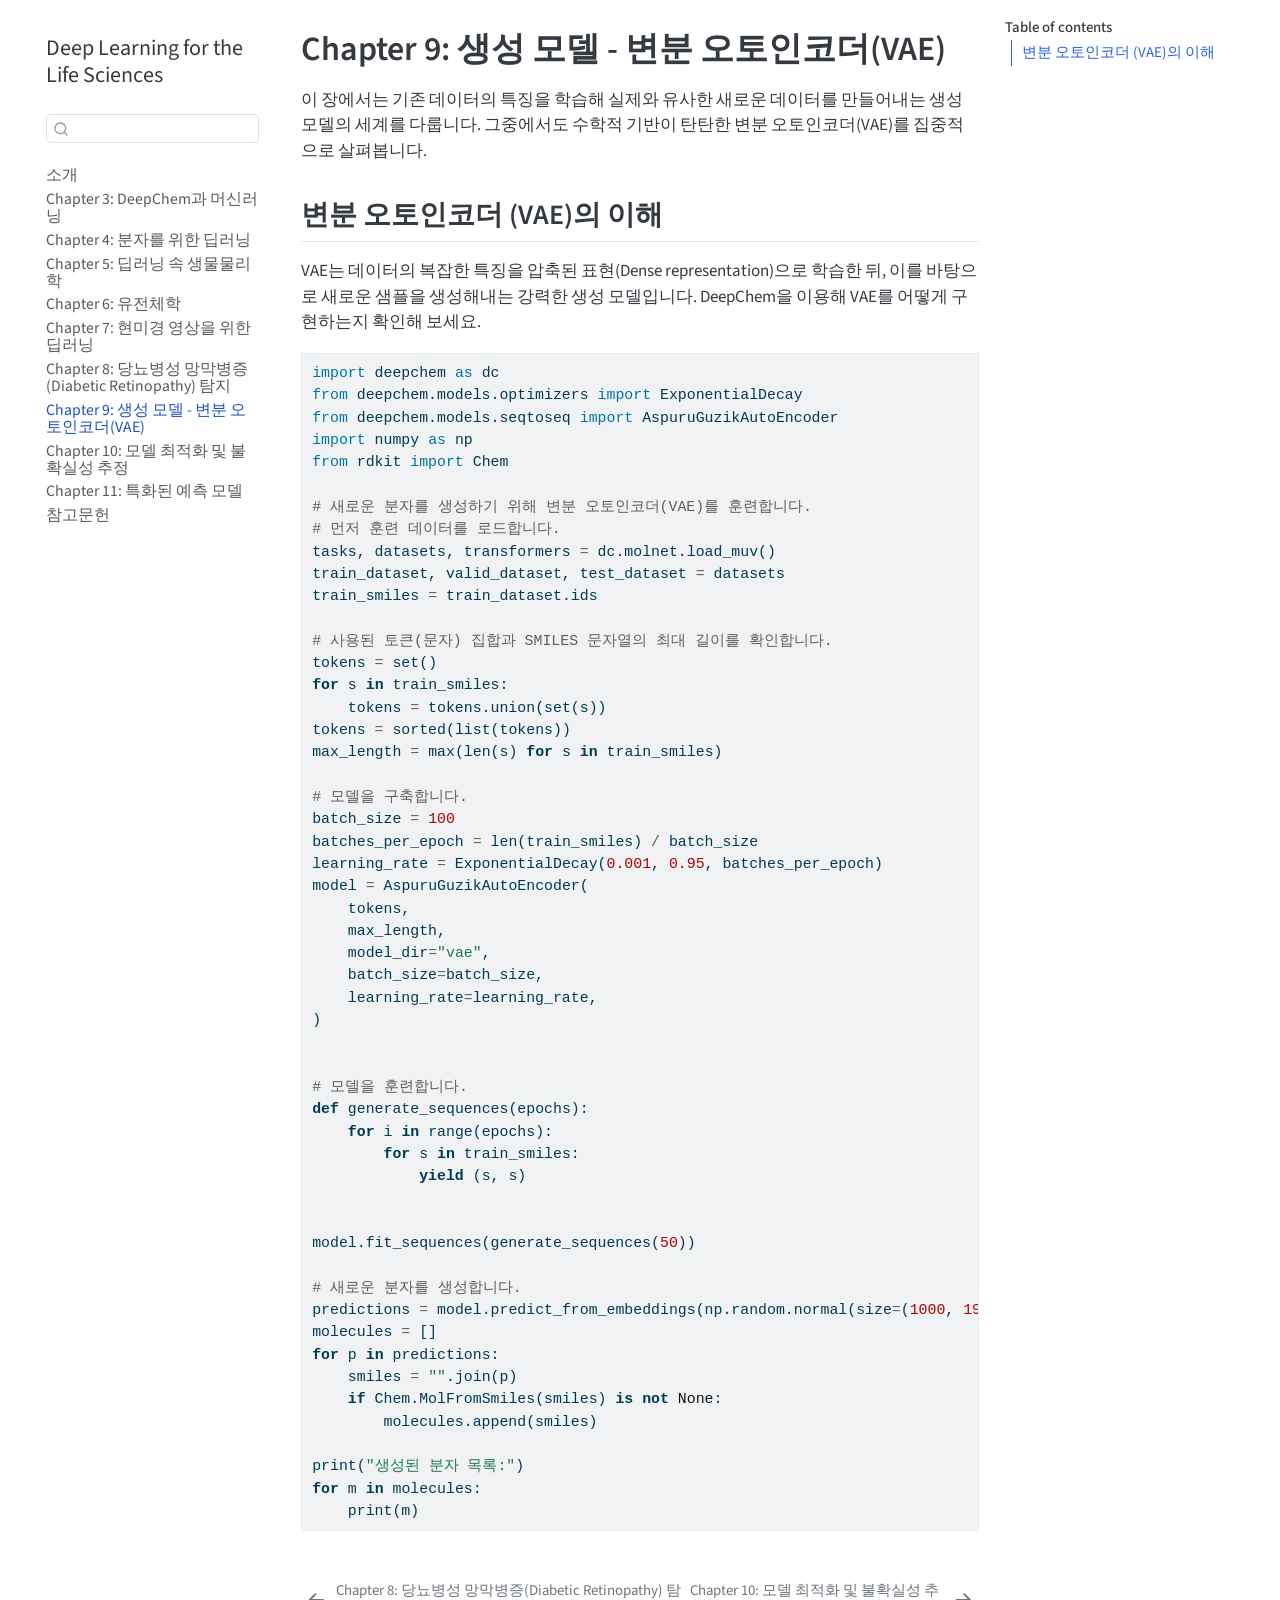
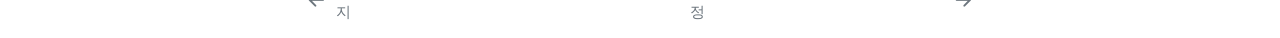
<file: Chapter09/index.html>
<!DOCTYPE html>
<html xmlns="http://www.w3.org/1999/xhtml" lang="en" xml:lang="en"><head>

<meta charset="utf-8">
<meta name="generator" content="quarto-1.9.38">

<meta name="viewport" content="width=device-width, initial-scale=1.0, user-scalable=yes">


<title>Chapter 9: 생성 모델 - 변분 오토인코더(VAE) – Deep Learning for the Life Sciences</title>
<style>
/* Default styles provided by pandoc.
** See https://pandoc.org/MANUAL.html#variables-for-html for config info.
*/
code{white-space: pre-wrap;}
span.smallcaps{font-variant: small-caps;}
div.columns{display: flex; gap: min(4vw, 1.5em);}
div.column{flex: auto; overflow-x: auto;}
div.hanging-indent{margin-left: 1.5em; text-indent: -1.5em;}
ul.task-list{list-style: none;}
ul.task-list li input[type="checkbox"] {
  width: 0.8em;
  margin: 0 0.8em 0.2em -1em; /* quarto-specific, see https://github.com/quarto-dev/quarto-cli/issues/4556 */ 
  vertical-align: middle;
}
/* CSS for syntax highlighting */
html { -webkit-text-size-adjust: 100%; }
pre > code.sourceCode { white-space: pre; position: relative; }
pre > code.sourceCode > span { display: inline-block; line-height: 1.25; }
pre > code.sourceCode > span:empty { height: 1.2em; }
.sourceCode { overflow: visible; }
code.sourceCode > span { color: inherit; text-decoration: inherit; }
div.sourceCode { margin: 1em 0; }
pre.sourceCode { margin: 0; }
@media screen {
div.sourceCode { overflow: auto; }
}
@media print {
pre > code.sourceCode { white-space: pre-wrap; }
pre > code.sourceCode > span { text-indent: -5em; padding-left: 5em; }
}
pre.numberSource code
  { counter-reset: source-line 0; }
pre.numberSource code > span
  { position: relative; left: -4em; counter-increment: source-line; }
pre.numberSource code > span > a:first-child::before
  { content: counter(source-line);
    position: relative; left: -1em; text-align: right; vertical-align: baseline;
    border: none; display: inline-block;
    -webkit-touch-callout: none; -webkit-user-select: none;
    -khtml-user-select: none; -moz-user-select: none;
    -ms-user-select: none; user-select: none;
    padding: 0 4px; width: 4em;
  }
pre.numberSource { margin-left: 3em;  padding-left: 4px; }
div.sourceCode
  {   }
@media screen {
pre > code.sourceCode > span > a:first-child::before { text-decoration: underline; }
}
</style>


<script src="../site_libs/quarto-nav/quarto-nav.js"></script>
<script src="../site_libs/quarto-nav/headroom.min.js"></script>
<script src="../site_libs/clipboard/clipboard.min.js"></script>
<script src="../site_libs/quarto-search/autocomplete.umd.js"></script>
<script src="../site_libs/quarto-search/fuse.min.js"></script>
<script src="../site_libs/quarto-search/quarto-search.js"></script>
<meta name="quarto:offset" content="../">
<link href="../Chapter10/index.html" rel="next">
<link href="../Chapter08/index.html" rel="prev">
<script src="../site_libs/quarto-html/quarto.js" type="module"></script>
<script src="../site_libs/quarto-html/tabsets/tabsets.js" type="module"></script>
<script src="../site_libs/quarto-html/popper.min.js"></script>
<script src="../site_libs/quarto-html/tippy.umd.min.js"></script>
<script src="../site_libs/quarto-html/anchor.min.js"></script>
<link href="../site_libs/quarto-html/tippy.css" rel="stylesheet">
<link href="../site_libs/quarto-html/quarto-syntax-highlighting-15634bcf2e68342d4ad2dfa704d543f6.css" rel="stylesheet" id="quarto-text-highlighting-styles">
<script src="../site_libs/bootstrap/bootstrap.min.js"></script>
<link href="../site_libs/bootstrap/bootstrap-icons.css" rel="stylesheet">
<link href="../site_libs/bootstrap/bootstrap-2dcff80ce44e81cc327f7b5509d9652d.min.css" rel="stylesheet" append-hash="true" id="quarto-bootstrap" data-mode="light">
<script id="quarto-search-options" type="application/json">{
  "location": "sidebar",
  "copy-button": false,
  "collapse-after": 3,
  "panel-placement": "start",
  "type": "textbox",
  "limit": 50,
  "keyboard-shortcut": [
    "f",
    "/",
    "s"
  ],
  "show-item-context": false,
  "language": {
    "search-no-results-text": "No results",
    "search-matching-documents-text": "matching documents",
    "search-copy-link-title": "Copy link to search",
    "search-hide-matches-text": "Hide additional matches",
    "search-more-match-text": "more match in this document",
    "search-more-matches-text": "more matches in this document",
    "search-clear-button-title": "Clear",
    "search-text-placeholder": "",
    "search-detached-cancel-button-title": "Cancel",
    "search-submit-button-title": "Submit",
    "search-label": "Search"
  }
}</script>


</head>

<body class="nav-sidebar floating quarto-light">

<div id="quarto-search-results"></div>
  <header id="quarto-header" class="headroom fixed-top">
  <nav class="quarto-secondary-nav">
    <div class="container-fluid d-flex">
      <button type="button" class="quarto-btn-toggle btn" data-bs-toggle="collapse" role="button" data-bs-target=".quarto-sidebar-collapse-item" aria-controls="quarto-sidebar" aria-expanded="false" aria-label="Toggle sidebar navigation" onclick="if (window.quartoToggleHeadroom) { window.quartoToggleHeadroom(); }">
        <i class="bi bi-layout-text-sidebar-reverse"></i>
      </button>
        <nav class="quarto-page-breadcrumbs" aria-label="breadcrumb"><ol class="breadcrumb"><li class="breadcrumb-item"><a href="../Chapter09/index.html"><span class="chapter-title">Chapter 9: 생성 모델 - 변분 오토인코더(VAE)</span></a></li></ol></nav>
        <a class="flex-grow-1" role="navigation" data-bs-toggle="collapse" data-bs-target=".quarto-sidebar-collapse-item" aria-controls="quarto-sidebar" aria-expanded="false" aria-label="Toggle sidebar navigation" onclick="if (window.quartoToggleHeadroom) { window.quartoToggleHeadroom(); }">      
        </a>
      <button type="button" class="btn quarto-search-button" aria-label="Search" onclick="window.quartoOpenSearch();">
        <i class="bi bi-search"></i>
      </button>
    </div>
  </nav>
</header>
<!-- content -->
<div id="quarto-content" class="quarto-container page-columns page-rows-contents page-layout-article">
<!-- sidebar -->
  <nav id="quarto-sidebar" class="sidebar collapse collapse-horizontal quarto-sidebar-collapse-item sidebar-navigation floating overflow-auto">
    <div class="pt-lg-2 mt-2 text-left sidebar-header">
    <div class="sidebar-title mb-0 py-0">
      <a href="../">Deep Learning for the Life Sciences</a> 
    </div>
      </div>
        <div class="mt-2 flex-shrink-0 align-items-center">
        <div class="sidebar-search">
        <div id="quarto-search" class="" title="Search"></div>
        </div>
        </div>
    <div class="sidebar-menu-container"> 
    <ul class="list-unstyled mt-1">
        <li class="sidebar-item">
  <div class="sidebar-item-container"> 
  <a href="../index.html" class="sidebar-item-text sidebar-link">
 <span class="menu-text">소개</span></a>
  </div>
</li>
        <li class="sidebar-item">
  <div class="sidebar-item-container"> 
  <a href="../Chapter03/index.html" class="sidebar-item-text sidebar-link"><span class="chapter-title">Chapter 3: DeepChem과 머신러닝</span></a>
  </div>
</li>
        <li class="sidebar-item">
  <div class="sidebar-item-container"> 
  <a href="../Chapter04/index.html" class="sidebar-item-text sidebar-link"><span class="chapter-title">Chapter 4: 분자를 위한 딥러닝</span></a>
  </div>
</li>
        <li class="sidebar-item">
  <div class="sidebar-item-container"> 
  <a href="../Chapter05/index.html" class="sidebar-item-text sidebar-link"><span class="chapter-title">Chapter 5: 딥러닝 속 생물물리학</span></a>
  </div>
</li>
        <li class="sidebar-item">
  <div class="sidebar-item-container"> 
  <a href="../Chapter06/index.html" class="sidebar-item-text sidebar-link"><span class="chapter-title">Chapter 6: 유전체학</span></a>
  </div>
</li>
        <li class="sidebar-item">
  <div class="sidebar-item-container"> 
  <a href="../Chapter07/index.html" class="sidebar-item-text sidebar-link"><span class="chapter-title">Chapter 7: 현미경 영상을 위한 딥러닝</span></a>
  </div>
</li>
        <li class="sidebar-item">
  <div class="sidebar-item-container"> 
  <a href="../Chapter08/index.html" class="sidebar-item-text sidebar-link"><span class="chapter-title">Chapter 8: 당뇨병성 망막병증(Diabetic Retinopathy) 탐지</span></a>
  </div>
</li>
        <li class="sidebar-item">
  <div class="sidebar-item-container"> 
  <a href="../Chapter09/index.html" class="sidebar-item-text sidebar-link active"><span class="chapter-title">Chapter 9: 생성 모델 - 변분 오토인코더(VAE)</span></a>
  </div>
</li>
        <li class="sidebar-item">
  <div class="sidebar-item-container"> 
  <a href="../Chapter10/index.html" class="sidebar-item-text sidebar-link"><span class="chapter-title">Chapter 10: 모델 최적화 및 불확실성 추정</span></a>
  </div>
</li>
        <li class="sidebar-item">
  <div class="sidebar-item-container"> 
  <a href="../Chapter11/index.html" class="sidebar-item-text sidebar-link"><span class="chapter-title">Chapter 11: 특화된 예측 모델</span></a>
  </div>
</li>
        <li class="sidebar-item">
  <div class="sidebar-item-container"> 
  <a href="../references.html" class="sidebar-item-text sidebar-link">
 <span class="menu-text">참고문헌</span></a>
  </div>
</li>
    </ul>
    </div>
</nav>
<div id="quarto-sidebar-glass" class="quarto-sidebar-collapse-item" data-bs-toggle="collapse" data-bs-target=".quarto-sidebar-collapse-item"></div>
<!-- margin-sidebar -->
    <div id="quarto-margin-sidebar" class="sidebar margin-sidebar">
        <nav id="TOC" role="doc-toc" class="toc-active">
    <h2 id="toc-title">Table of contents</h2>
   
  <ul>
  <li><a href="#변분-오토인코더-vae의-이해" id="toc-변분-오토인코더-vae의-이해" class="nav-link active" data-scroll-target="#변분-오토인코더-vae의-이해">변분 오토인코더 (VAE)의 이해</a></li>
  </ul>
</nav>
    </div>
<!-- main -->
<main class="content" id="quarto-document-content">

<header id="title-block-header" class="quarto-title-block default">
<div class="quarto-title">
<h1 class="title"><span class="chapter-title">Chapter 9: 생성 모델 - 변분 오토인코더(VAE)</span></h1>
</div>



<div class="quarto-title-meta">

    
  
    
  </div>
  


</header>


<p>이 장에서는 기존 데이터의 특징을 학습해 실제와 유사한 새로운 데이터를 만들어내는 생성 모델의 세계를 다룹니다. 그중에서도 수학적 기반이 탄탄한 변분 오토인코더(VAE)를 집중적으로 살펴봅니다.</p>
<section id="변분-오토인코더-vae의-이해" class="level2">
<h2 class="anchored" data-anchor-id="변분-오토인코더-vae의-이해">변분 오토인코더 (VAE)의 이해</h2>
<p>VAE는 데이터의 복잡한 특징을 압축된 표현(Dense representation)으로 학습한 뒤, 이를 바탕으로 새로운 샘플을 생성해내는 강력한 생성 모델입니다. DeepChem을 이용해 VAE를 어떻게 구현하는지 확인해 보세요.</p>
<div class="code-copy-outer-scaffold"><div class="sourceCode" id="cb1"><pre class="sourceCode python code-with-copy"><code class="sourceCode python"><span id="cb1-1"><a href="#cb1-1" aria-hidden="true" tabindex="-1"></a><span class="im">import</span> deepchem <span class="im">as</span> dc</span>
<span id="cb1-2"><a href="#cb1-2" aria-hidden="true" tabindex="-1"></a><span class="im">from</span> deepchem.models.optimizers <span class="im">import</span> ExponentialDecay</span>
<span id="cb1-3"><a href="#cb1-3" aria-hidden="true" tabindex="-1"></a><span class="im">from</span> deepchem.models.seqtoseq <span class="im">import</span> AspuruGuzikAutoEncoder</span>
<span id="cb1-4"><a href="#cb1-4" aria-hidden="true" tabindex="-1"></a><span class="im">import</span> numpy <span class="im">as</span> np</span>
<span id="cb1-5"><a href="#cb1-5" aria-hidden="true" tabindex="-1"></a><span class="im">from</span> rdkit <span class="im">import</span> Chem</span>
<span id="cb1-6"><a href="#cb1-6" aria-hidden="true" tabindex="-1"></a></span>
<span id="cb1-7"><a href="#cb1-7" aria-hidden="true" tabindex="-1"></a><span class="co"># 새로운 분자를 생성하기 위해 변분 오토인코더(VAE)를 훈련합니다.</span></span>
<span id="cb1-8"><a href="#cb1-8" aria-hidden="true" tabindex="-1"></a><span class="co"># 먼저 훈련 데이터를 로드합니다.</span></span>
<span id="cb1-9"><a href="#cb1-9" aria-hidden="true" tabindex="-1"></a>tasks, datasets, transformers <span class="op">=</span> dc.molnet.load_muv()</span>
<span id="cb1-10"><a href="#cb1-10" aria-hidden="true" tabindex="-1"></a>train_dataset, valid_dataset, test_dataset <span class="op">=</span> datasets</span>
<span id="cb1-11"><a href="#cb1-11" aria-hidden="true" tabindex="-1"></a>train_smiles <span class="op">=</span> train_dataset.ids</span>
<span id="cb1-12"><a href="#cb1-12" aria-hidden="true" tabindex="-1"></a></span>
<span id="cb1-13"><a href="#cb1-13" aria-hidden="true" tabindex="-1"></a><span class="co"># 사용된 토큰(문자) 집합과 SMILES 문자열의 최대 길이를 확인합니다.</span></span>
<span id="cb1-14"><a href="#cb1-14" aria-hidden="true" tabindex="-1"></a>tokens <span class="op">=</span> <span class="bu">set</span>()</span>
<span id="cb1-15"><a href="#cb1-15" aria-hidden="true" tabindex="-1"></a><span class="cf">for</span> s <span class="kw">in</span> train_smiles:</span>
<span id="cb1-16"><a href="#cb1-16" aria-hidden="true" tabindex="-1"></a>    tokens <span class="op">=</span> tokens.union(<span class="bu">set</span>(s))</span>
<span id="cb1-17"><a href="#cb1-17" aria-hidden="true" tabindex="-1"></a>tokens <span class="op">=</span> <span class="bu">sorted</span>(<span class="bu">list</span>(tokens))</span>
<span id="cb1-18"><a href="#cb1-18" aria-hidden="true" tabindex="-1"></a>max_length <span class="op">=</span> <span class="bu">max</span>(<span class="bu">len</span>(s) <span class="cf">for</span> s <span class="kw">in</span> train_smiles)</span>
<span id="cb1-19"><a href="#cb1-19" aria-hidden="true" tabindex="-1"></a></span>
<span id="cb1-20"><a href="#cb1-20" aria-hidden="true" tabindex="-1"></a><span class="co"># 모델을 구축합니다.</span></span>
<span id="cb1-21"><a href="#cb1-21" aria-hidden="true" tabindex="-1"></a>batch_size <span class="op">=</span> <span class="dv">100</span></span>
<span id="cb1-22"><a href="#cb1-22" aria-hidden="true" tabindex="-1"></a>batches_per_epoch <span class="op">=</span> <span class="bu">len</span>(train_smiles) <span class="op">/</span> batch_size</span>
<span id="cb1-23"><a href="#cb1-23" aria-hidden="true" tabindex="-1"></a>learning_rate <span class="op">=</span> ExponentialDecay(<span class="fl">0.001</span>, <span class="fl">0.95</span>, batches_per_epoch)</span>
<span id="cb1-24"><a href="#cb1-24" aria-hidden="true" tabindex="-1"></a>model <span class="op">=</span> AspuruGuzikAutoEncoder(</span>
<span id="cb1-25"><a href="#cb1-25" aria-hidden="true" tabindex="-1"></a>    tokens,</span>
<span id="cb1-26"><a href="#cb1-26" aria-hidden="true" tabindex="-1"></a>    max_length,</span>
<span id="cb1-27"><a href="#cb1-27" aria-hidden="true" tabindex="-1"></a>    model_dir<span class="op">=</span><span class="st">"vae"</span>,</span>
<span id="cb1-28"><a href="#cb1-28" aria-hidden="true" tabindex="-1"></a>    batch_size<span class="op">=</span>batch_size,</span>
<span id="cb1-29"><a href="#cb1-29" aria-hidden="true" tabindex="-1"></a>    learning_rate<span class="op">=</span>learning_rate,</span>
<span id="cb1-30"><a href="#cb1-30" aria-hidden="true" tabindex="-1"></a>)</span>
<span id="cb1-31"><a href="#cb1-31" aria-hidden="true" tabindex="-1"></a></span>
<span id="cb1-32"><a href="#cb1-32" aria-hidden="true" tabindex="-1"></a></span>
<span id="cb1-33"><a href="#cb1-33" aria-hidden="true" tabindex="-1"></a><span class="co"># 모델을 훈련합니다.</span></span>
<span id="cb1-34"><a href="#cb1-34" aria-hidden="true" tabindex="-1"></a><span class="kw">def</span> generate_sequences(epochs):</span>
<span id="cb1-35"><a href="#cb1-35" aria-hidden="true" tabindex="-1"></a>    <span class="cf">for</span> i <span class="kw">in</span> <span class="bu">range</span>(epochs):</span>
<span id="cb1-36"><a href="#cb1-36" aria-hidden="true" tabindex="-1"></a>        <span class="cf">for</span> s <span class="kw">in</span> train_smiles:</span>
<span id="cb1-37"><a href="#cb1-37" aria-hidden="true" tabindex="-1"></a>            <span class="cf">yield</span> (s, s)</span>
<span id="cb1-38"><a href="#cb1-38" aria-hidden="true" tabindex="-1"></a></span>
<span id="cb1-39"><a href="#cb1-39" aria-hidden="true" tabindex="-1"></a></span>
<span id="cb1-40"><a href="#cb1-40" aria-hidden="true" tabindex="-1"></a>model.fit_sequences(generate_sequences(<span class="dv">50</span>))</span>
<span id="cb1-41"><a href="#cb1-41" aria-hidden="true" tabindex="-1"></a></span>
<span id="cb1-42"><a href="#cb1-42" aria-hidden="true" tabindex="-1"></a><span class="co"># 새로운 분자를 생성합니다.</span></span>
<span id="cb1-43"><a href="#cb1-43" aria-hidden="true" tabindex="-1"></a>predictions <span class="op">=</span> model.predict_from_embeddings(np.random.normal(size<span class="op">=</span>(<span class="dv">1000</span>, <span class="dv">196</span>)))</span>
<span id="cb1-44"><a href="#cb1-44" aria-hidden="true" tabindex="-1"></a>molecules <span class="op">=</span> []</span>
<span id="cb1-45"><a href="#cb1-45" aria-hidden="true" tabindex="-1"></a><span class="cf">for</span> p <span class="kw">in</span> predictions:</span>
<span id="cb1-46"><a href="#cb1-46" aria-hidden="true" tabindex="-1"></a>    smiles <span class="op">=</span> <span class="st">""</span>.join(p)</span>
<span id="cb1-47"><a href="#cb1-47" aria-hidden="true" tabindex="-1"></a>    <span class="cf">if</span> Chem.MolFromSmiles(smiles) <span class="kw">is</span> <span class="kw">not</span> <span class="va">None</span>:</span>
<span id="cb1-48"><a href="#cb1-48" aria-hidden="true" tabindex="-1"></a>        molecules.append(smiles)</span>
<span id="cb1-49"><a href="#cb1-49" aria-hidden="true" tabindex="-1"></a></span>
<span id="cb1-50"><a href="#cb1-50" aria-hidden="true" tabindex="-1"></a><span class="bu">print</span>(<span class="st">"생성된 분자 목록:"</span>)</span>
<span id="cb1-51"><a href="#cb1-51" aria-hidden="true" tabindex="-1"></a><span class="cf">for</span> m <span class="kw">in</span> molecules:</span>
<span id="cb1-52"><a href="#cb1-52" aria-hidden="true" tabindex="-1"></a>    <span class="bu">print</span>(m)</span></code></pre></div><button title="Copy to Clipboard" class="code-copy-button"><i class="bi"></i></button></div>


</section>

</main> <!-- /main -->
<script id="quarto-html-after-body" type="application/javascript">
  window.document.addEventListener("DOMContentLoaded", function (event) {
    const icon = "";
    const anchorJS = new window.AnchorJS();
    anchorJS.options = {
      placement: 'right',
      icon: icon
    };
    anchorJS.add('.anchored');
    const isCodeAnnotation = (el) => {
      for (const clz of el.classList) {
        if (clz.startsWith('code-annotation-')) {                     
          return true;
        }
      }
      return false;
    }
    const onCopySuccess = function(e) {
      // button target
      const button = e.trigger;
      // don't keep focus
      button.blur();
      // flash "checked"
      button.classList.add('code-copy-button-checked');
      var currentTitle = button.getAttribute("title");
      button.setAttribute("title", "Copied!");
      let tooltip;
      if (window.bootstrap) {
        button.setAttribute("data-bs-toggle", "tooltip");
        button.setAttribute("data-bs-placement", "left");
        button.setAttribute("data-bs-title", "Copied!");
        tooltip = new bootstrap.Tooltip(button, 
          { trigger: "manual", 
            customClass: "code-copy-button-tooltip",
            offset: [0, -8]});
        tooltip.show();    
      }
      setTimeout(function() {
        if (tooltip) {
          tooltip.hide();
          button.removeAttribute("data-bs-title");
          button.removeAttribute("data-bs-toggle");
          button.removeAttribute("data-bs-placement");
        }
        button.setAttribute("title", currentTitle);
        button.classList.remove('code-copy-button-checked');
      }, 1000);
      // clear code selection
      e.clearSelection();
    }
    const getTextToCopy = function(trigger) {
      const outerScaffold = trigger.parentElement.cloneNode(true);
      const codeEl = outerScaffold.querySelector('code');
      for (const childEl of codeEl.children) {
        if (isCodeAnnotation(childEl)) {
          childEl.remove();
        }
      }
      return codeEl.innerText;
    }
    const clipboard = new window.ClipboardJS('.code-copy-button:not([data-in-quarto-modal])', {
      text: getTextToCopy
    });
    clipboard.on('success', onCopySuccess);
    if (window.document.getElementById('quarto-embedded-source-code-modal')) {
      const clipboardModal = new window.ClipboardJS('.code-copy-button[data-in-quarto-modal]', {
        text: getTextToCopy,
        container: window.document.getElementById('quarto-embedded-source-code-modal')
      });
      clipboardModal.on('success', onCopySuccess);
    }
      var localhostRegex = new RegExp(/^(?:http|https):\/\/localhost\:?[0-9]*\//);
      var mailtoRegex = new RegExp(/^mailto:/);
        var filterRegex = new RegExp('/' + window.location.host + '/');
      var isInternal = (href) => {
          return filterRegex.test(href) || localhostRegex.test(href) || mailtoRegex.test(href);
      }
      // Inspect non-navigation links and adorn them if external
     var links = window.document.querySelectorAll('a[href]:not(.nav-link):not(.navbar-brand):not(.toc-action):not(.sidebar-link):not(.sidebar-item-toggle):not(.pagination-link):not(.no-external):not([aria-hidden]):not(.dropdown-item):not(.quarto-navigation-tool):not(.about-link)');
      for (var i=0; i<links.length; i++) {
        const link = links[i];
        if (!isInternal(link.href)) {
          // undo the damage that might have been done by quarto-nav.js in the case of
          // links that we want to consider external
          if (link.dataset.originalHref !== undefined) {
            link.href = link.dataset.originalHref;
          }
        }
      }
    function tippyHover(el, contentFn, onTriggerFn, onUntriggerFn) {
      const config = {
        allowHTML: true,
        maxWidth: 500,
        delay: 100,
        arrow: false,
        appendTo: function(el) {
            return el.parentElement;
        },
        interactive: true,
        interactiveBorder: 10,
        theme: 'quarto',
        placement: 'bottom-start',
      };
      if (contentFn) {
        config.content = contentFn;
      }
      if (onTriggerFn) {
        config.onTrigger = onTriggerFn;
      }
      if (onUntriggerFn) {
        config.onUntrigger = onUntriggerFn;
      }
      window.tippy(el, config); 
    }
    const noterefs = window.document.querySelectorAll('a[role="doc-noteref"]');
    for (var i=0; i<noterefs.length; i++) {
      const ref = noterefs[i];
      tippyHover(ref, function() {
        // use id or data attribute instead here
        let href = ref.getAttribute('data-footnote-href') || ref.getAttribute('href');
        try { href = new URL(href).hash; } catch {}
        const id = href.replace(/^#\/?/, "");
        const note = window.document.getElementById(id);
        if (note) {
          return note.innerHTML;
        } else {
          return "";
        }
      });
    }
    const xrefs = window.document.querySelectorAll('a.quarto-xref');
    const processXRef = (id, note) => {
      // Strip column container classes
      const stripColumnClz = (el) => {
        el.classList.remove("page-full", "page-columns");
        if (el.children) {
          for (const child of el.children) {
            stripColumnClz(child);
          }
        }
      }
      stripColumnClz(note)
      if (id === null || id.startsWith('sec-')) {
        // Special case sections, only their first couple elements
        const container = document.createElement("div");
        if (note.children && note.children.length > 2) {
          container.appendChild(note.children[0].cloneNode(true));
          for (let i = 1; i < note.children.length; i++) {
            const child = note.children[i];
            if (child.tagName === "P" && child.innerText === "") {
              continue;
            } else {
              container.appendChild(child.cloneNode(true));
              break;
            }
          }
          if (window.Quarto?.typesetMath) {
            window.Quarto.typesetMath(container);
          }
          return container.innerHTML
        } else {
          if (window.Quarto?.typesetMath) {
            window.Quarto.typesetMath(note);
          }
          return note.innerHTML;
        }
      } else {
        // Remove any anchor links if they are present
        const anchorLink = note.querySelector('a.anchorjs-link');
        if (anchorLink) {
          anchorLink.remove();
        }
        if (window.Quarto?.typesetMath) {
          window.Quarto.typesetMath(note);
        }
        if (note.classList.contains("callout")) {
          return note.outerHTML;
        } else {
          return note.innerHTML;
        }
      }
    }
    for (var i=0; i<xrefs.length; i++) {
      const xref = xrefs[i];
      tippyHover(xref, undefined, function(instance) {
        instance.disable();
        let url = xref.getAttribute('href');
        let hash = undefined; 
        if (url.startsWith('#')) {
          hash = url;
        } else {
          try { hash = new URL(url).hash; } catch {}
        }
        if (hash) {
          const id = hash.replace(/^#\/?/, "");
          const note = window.document.getElementById(id);
          if (note !== null) {
            try {
              const html = processXRef(id, note.cloneNode(true));
              instance.setContent(html);
            } finally {
              instance.enable();
              instance.show();
            }
          } else {
            // See if we can fetch this
            fetch(url.split('#')[0])
            .then(res => res.text())
            .then(html => {
              const parser = new DOMParser();
              const htmlDoc = parser.parseFromString(html, "text/html");
              const note = htmlDoc.getElementById(id);
              if (note !== null) {
                const html = processXRef(id, note);
                instance.setContent(html);
              } 
            }).finally(() => {
              instance.enable();
              instance.show();
            });
          }
        } else {
          // See if we can fetch a full url (with no hash to target)
          // This is a special case and we should probably do some content thinning / targeting
          fetch(url)
          .then(res => res.text())
          .then(html => {
            const parser = new DOMParser();
            const htmlDoc = parser.parseFromString(html, "text/html");
            const note = htmlDoc.querySelector('main.content');
            if (note !== null) {
              // This should only happen for chapter cross references
              // (since there is no id in the URL)
              // remove the first header
              if (note.children.length > 0 && note.children[0].tagName === "HEADER") {
                note.children[0].remove();
              }
              const html = processXRef(null, note);
              instance.setContent(html);
            } 
          }).finally(() => {
            instance.enable();
            instance.show();
          });
        }
      }, function(instance) {
      });
    }
        let selectedAnnoteEl;
        const selectorForAnnotation = ( cell, annotation) => {
          let cellAttr = 'data-code-cell="' + cell + '"';
          let lineAttr = 'data-code-annotation="' +  annotation + '"';
          const selector = 'span[' + cellAttr + '][' + lineAttr + ']';
          return selector;
        }
        const selectCodeLines = (annoteEl) => {
          const doc = window.document;
          const targetCell = annoteEl.getAttribute("data-target-cell");
          const targetAnnotation = annoteEl.getAttribute("data-target-annotation");
          const annoteSpan = window.document.querySelector(selectorForAnnotation(targetCell, targetAnnotation));
          const lines = annoteSpan.getAttribute("data-code-lines").split(",");
          const lineIds = lines.map((line) => {
            return targetCell + "-" + line;
          })
          let top = null;
          let height = null;
          let parent = null;
          if (lineIds.length > 0) {
              //compute the position of the single el (top and bottom and make a div)
              const el = window.document.getElementById(lineIds[0]);
              top = el.offsetTop;
              height = el.offsetHeight;
              parent = el.parentElement.parentElement;
            if (lineIds.length > 1) {
              const lastEl = window.document.getElementById(lineIds[lineIds.length - 1]);
              const bottom = lastEl.offsetTop + lastEl.offsetHeight;
              height = bottom - top;
            }
            if (top !== null && height !== null && parent !== null) {
              // cook up a div (if necessary) and position it 
              let div = window.document.getElementById("code-annotation-line-highlight");
              if (div === null) {
                div = window.document.createElement("div");
                div.setAttribute("id", "code-annotation-line-highlight");
                div.style.position = 'absolute';
                parent.appendChild(div);
              }
              div.style.top = top - 2 + "px";
              div.style.height = height + 4 + "px";
              div.style.left = 0;
              let gutterDiv = window.document.getElementById("code-annotation-line-highlight-gutter");
              if (gutterDiv === null) {
                gutterDiv = window.document.createElement("div");
                gutterDiv.setAttribute("id", "code-annotation-line-highlight-gutter");
                gutterDiv.style.position = 'absolute';
                const codeCell = window.document.getElementById(targetCell);
                const gutter = codeCell.querySelector('.code-annotation-gutter');
                gutter.appendChild(gutterDiv);
              }
              gutterDiv.style.top = top - 2 + "px";
              gutterDiv.style.height = height + 4 + "px";
            }
            selectedAnnoteEl = annoteEl;
          }
        };
        const unselectCodeLines = () => {
          const elementsIds = ["code-annotation-line-highlight", "code-annotation-line-highlight-gutter"];
          elementsIds.forEach((elId) => {
            const div = window.document.getElementById(elId);
            if (div) {
              div.remove();
            }
          });
          selectedAnnoteEl = undefined;
        };
          // Handle positioning of the toggle
      window.addEventListener(
        "resize",
        throttle(() => {
          elRect = undefined;
          if (selectedAnnoteEl) {
            selectCodeLines(selectedAnnoteEl);
          }
        }, 10)
      );
      function throttle(fn, ms) {
      let throttle = false;
      let timer;
        return (...args) => {
          if(!throttle) { // first call gets through
              fn.apply(this, args);
              throttle = true;
          } else { // all the others get throttled
              if(timer) clearTimeout(timer); // cancel #2
              timer = setTimeout(() => {
                fn.apply(this, args);
                timer = throttle = false;
              }, ms);
          }
        };
      }
        // Attach click handler to the DT
        const annoteDls = window.document.querySelectorAll('dt[data-target-cell]');
        for (const annoteDlNode of annoteDls) {
          annoteDlNode.addEventListener('click', (event) => {
            const clickedEl = event.target;
            if (clickedEl !== selectedAnnoteEl) {
              unselectCodeLines();
              const activeEl = window.document.querySelector('dt[data-target-cell].code-annotation-active');
              if (activeEl) {
                activeEl.classList.remove('code-annotation-active');
              }
              selectCodeLines(clickedEl);
              clickedEl.classList.add('code-annotation-active');
            } else {
              // Unselect the line
              unselectCodeLines();
              clickedEl.classList.remove('code-annotation-active');
            }
          });
        }
    const findCites = (el) => {
      const parentEl = el.parentElement;
      if (parentEl) {
        const cites = parentEl.dataset.cites;
        if (cites) {
          return {
            el,
            cites: cites.split(' ')
          };
        } else {
          return findCites(el.parentElement)
        }
      } else {
        return undefined;
      }
    };
    var bibliorefs = window.document.querySelectorAll('a[role="doc-biblioref"]');
    for (var i=0; i<bibliorefs.length; i++) {
      const ref = bibliorefs[i];
      const citeInfo = findCites(ref);
      if (citeInfo) {
        tippyHover(citeInfo.el, function() {
          var popup = window.document.createElement('div');
          citeInfo.cites.forEach(function(cite) {
            var citeDiv = window.document.createElement('div');
            citeDiv.classList.add('hanging-indent');
            citeDiv.classList.add('csl-entry');
            var biblioDiv = window.document.getElementById('ref-' + cite);
            if (biblioDiv) {
              citeDiv.innerHTML = biblioDiv.innerHTML;
            }
            popup.appendChild(citeDiv);
          });
          return popup.innerHTML;
        });
      }
    }
  });
  </script>
<nav class="page-navigation">
  <div class="nav-page nav-page-previous">
      <a href="../Chapter08/index.html" class="pagination-link" aria-label="Chapter 8: 당뇨병성 망막병증(Diabetic Retinopathy) 탐지">
        <i class="bi bi-arrow-left-short"></i> <span class="nav-page-text"><span class="chapter-title">Chapter 8: 당뇨병성 망막병증(Diabetic Retinopathy) 탐지</span></span>
      </a>          
  </div>
  <div class="nav-page nav-page-next">
      <a href="../Chapter10/index.html" class="pagination-link" aria-label="Chapter 10: 모델 최적화 및 불확실성 추정">
        <span class="nav-page-text"><span class="chapter-title">Chapter 10: 모델 최적화 및 불확실성 추정</span></span> <i class="bi bi-arrow-right-short"></i>
      </a>
  </div>
</nav>
</div> <!-- /content -->




</body></html>
</file>
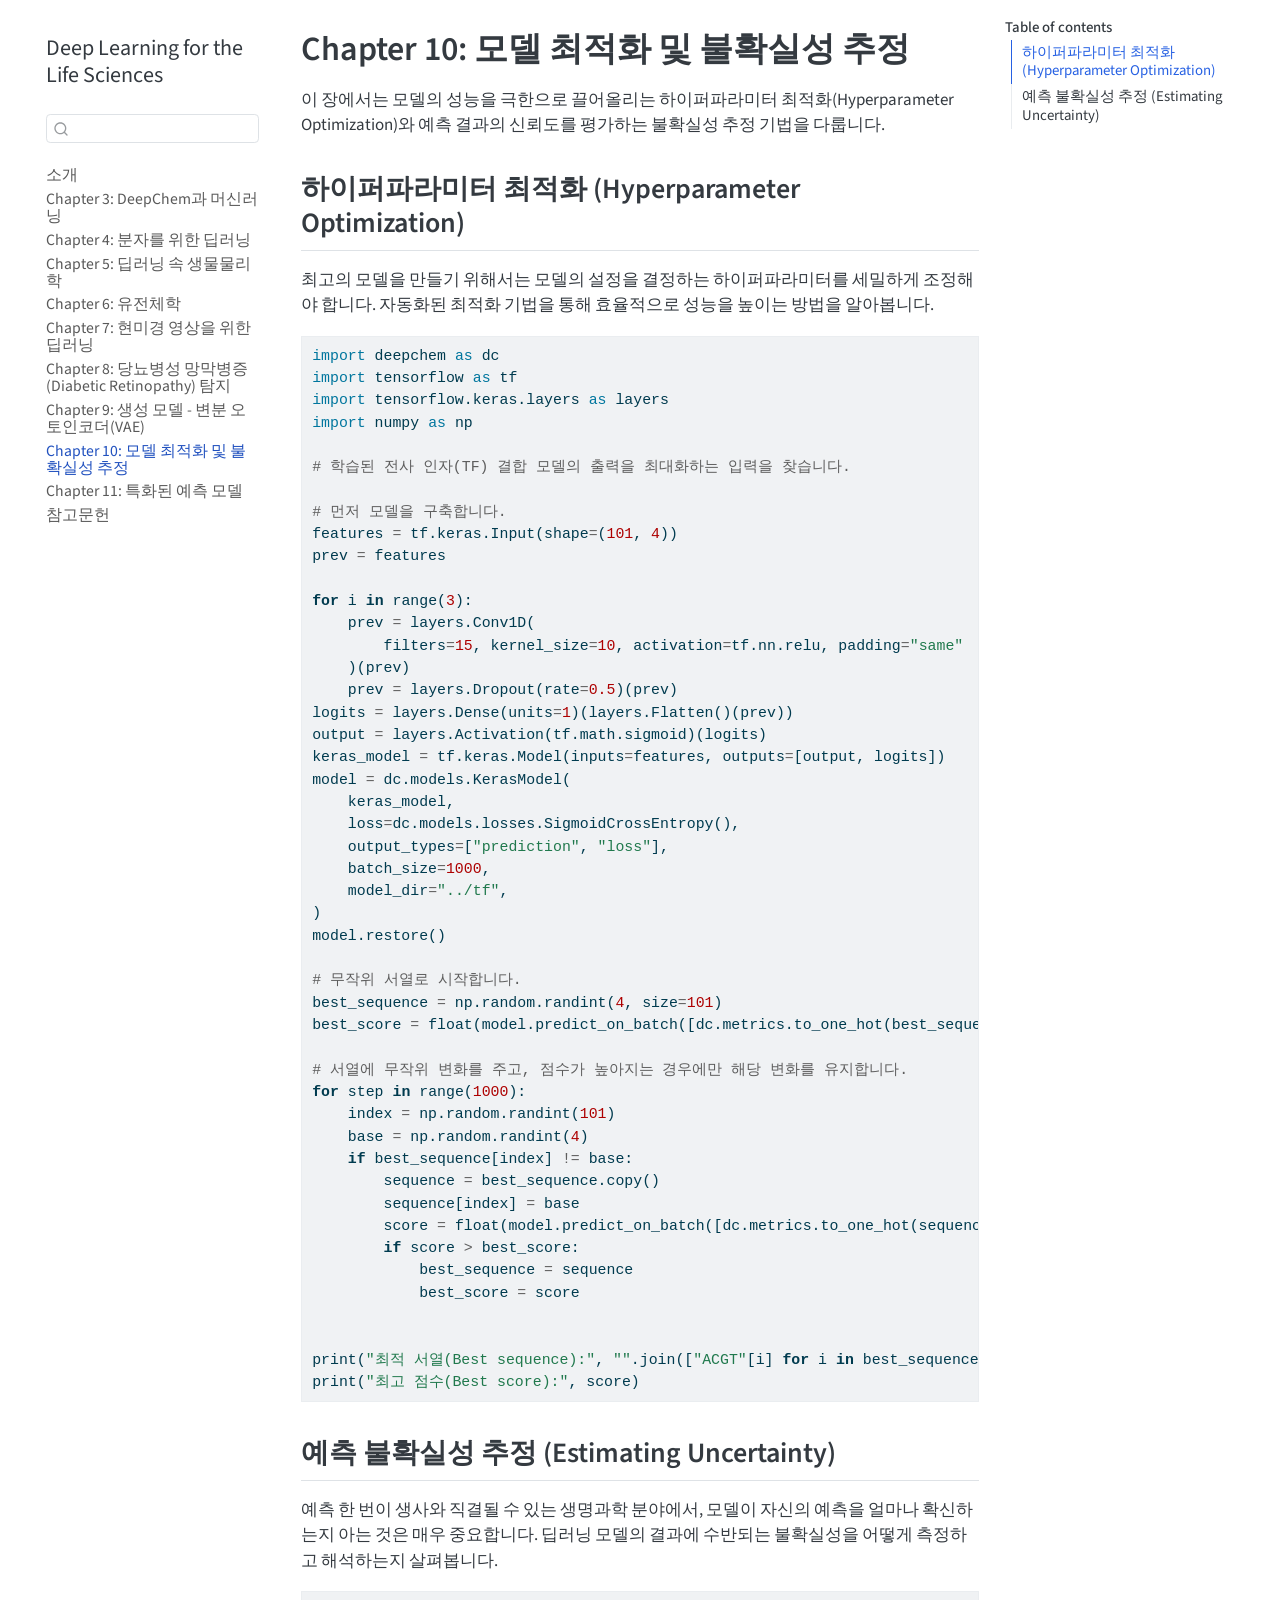
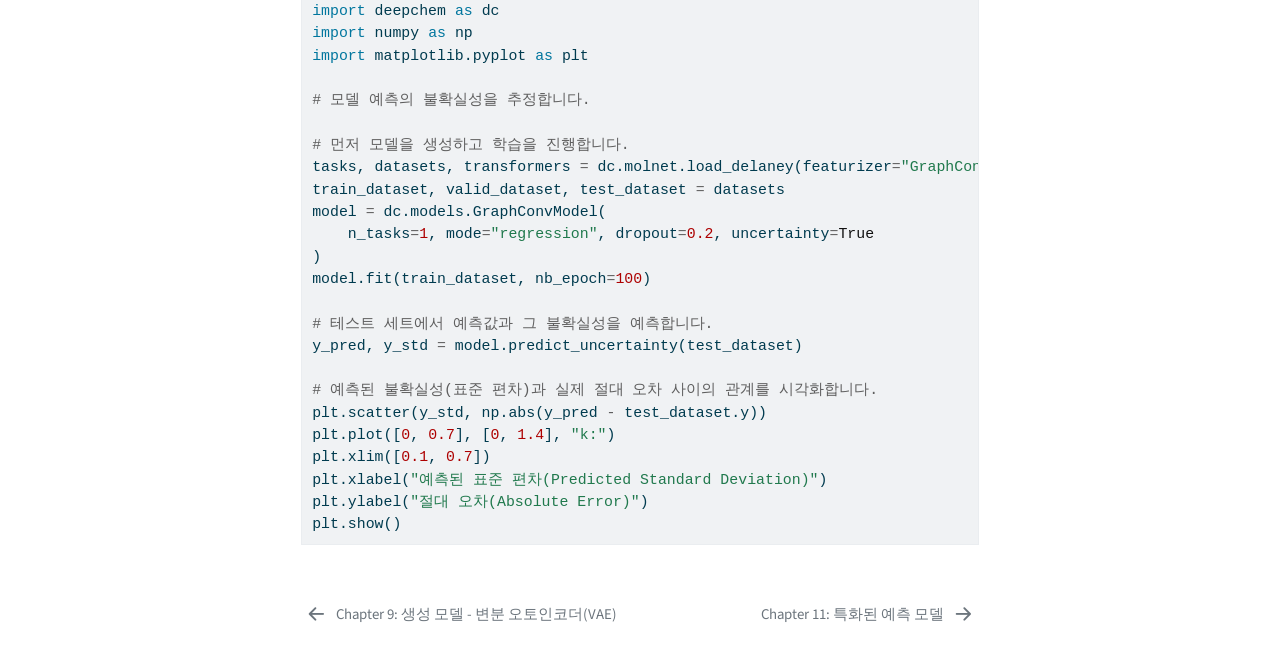
<file: Chapter10/index.html>
<!DOCTYPE html>
<html xmlns="http://www.w3.org/1999/xhtml" lang="en" xml:lang="en"><head>

<meta charset="utf-8">
<meta name="generator" content="quarto-1.9.38">

<meta name="viewport" content="width=device-width, initial-scale=1.0, user-scalable=yes">


<title>Chapter 10: 모델 최적화 및 불확실성 추정 – Deep Learning for the Life Sciences</title>
<style>
/* Default styles provided by pandoc.
** See https://pandoc.org/MANUAL.html#variables-for-html for config info.
*/
code{white-space: pre-wrap;}
span.smallcaps{font-variant: small-caps;}
div.columns{display: flex; gap: min(4vw, 1.5em);}
div.column{flex: auto; overflow-x: auto;}
div.hanging-indent{margin-left: 1.5em; text-indent: -1.5em;}
ul.task-list{list-style: none;}
ul.task-list li input[type="checkbox"] {
  width: 0.8em;
  margin: 0 0.8em 0.2em -1em; /* quarto-specific, see https://github.com/quarto-dev/quarto-cli/issues/4556 */ 
  vertical-align: middle;
}
/* CSS for syntax highlighting */
html { -webkit-text-size-adjust: 100%; }
pre > code.sourceCode { white-space: pre; position: relative; }
pre > code.sourceCode > span { display: inline-block; line-height: 1.25; }
pre > code.sourceCode > span:empty { height: 1.2em; }
.sourceCode { overflow: visible; }
code.sourceCode > span { color: inherit; text-decoration: inherit; }
div.sourceCode { margin: 1em 0; }
pre.sourceCode { margin: 0; }
@media screen {
div.sourceCode { overflow: auto; }
}
@media print {
pre > code.sourceCode { white-space: pre-wrap; }
pre > code.sourceCode > span { text-indent: -5em; padding-left: 5em; }
}
pre.numberSource code
  { counter-reset: source-line 0; }
pre.numberSource code > span
  { position: relative; left: -4em; counter-increment: source-line; }
pre.numberSource code > span > a:first-child::before
  { content: counter(source-line);
    position: relative; left: -1em; text-align: right; vertical-align: baseline;
    border: none; display: inline-block;
    -webkit-touch-callout: none; -webkit-user-select: none;
    -khtml-user-select: none; -moz-user-select: none;
    -ms-user-select: none; user-select: none;
    padding: 0 4px; width: 4em;
  }
pre.numberSource { margin-left: 3em;  padding-left: 4px; }
div.sourceCode
  {   }
@media screen {
pre > code.sourceCode > span > a:first-child::before { text-decoration: underline; }
}
</style>


<script src="../site_libs/quarto-nav/quarto-nav.js"></script>
<script src="../site_libs/quarto-nav/headroom.min.js"></script>
<script src="../site_libs/clipboard/clipboard.min.js"></script>
<script src="../site_libs/quarto-search/autocomplete.umd.js"></script>
<script src="../site_libs/quarto-search/fuse.min.js"></script>
<script src="../site_libs/quarto-search/quarto-search.js"></script>
<meta name="quarto:offset" content="../">
<link href="../Chapter11/index.html" rel="next">
<link href="../Chapter09/index.html" rel="prev">
<script src="../site_libs/quarto-html/quarto.js" type="module"></script>
<script src="../site_libs/quarto-html/tabsets/tabsets.js" type="module"></script>
<script src="../site_libs/quarto-html/popper.min.js"></script>
<script src="../site_libs/quarto-html/tippy.umd.min.js"></script>
<script src="../site_libs/quarto-html/anchor.min.js"></script>
<link href="../site_libs/quarto-html/tippy.css" rel="stylesheet">
<link href="../site_libs/quarto-html/quarto-syntax-highlighting-15634bcf2e68342d4ad2dfa704d543f6.css" rel="stylesheet" id="quarto-text-highlighting-styles">
<script src="../site_libs/bootstrap/bootstrap.min.js"></script>
<link href="../site_libs/bootstrap/bootstrap-icons.css" rel="stylesheet">
<link href="../site_libs/bootstrap/bootstrap-2dcff80ce44e81cc327f7b5509d9652d.min.css" rel="stylesheet" append-hash="true" id="quarto-bootstrap" data-mode="light">
<script id="quarto-search-options" type="application/json">{
  "location": "sidebar",
  "copy-button": false,
  "collapse-after": 3,
  "panel-placement": "start",
  "type": "textbox",
  "limit": 50,
  "keyboard-shortcut": [
    "f",
    "/",
    "s"
  ],
  "show-item-context": false,
  "language": {
    "search-no-results-text": "No results",
    "search-matching-documents-text": "matching documents",
    "search-copy-link-title": "Copy link to search",
    "search-hide-matches-text": "Hide additional matches",
    "search-more-match-text": "more match in this document",
    "search-more-matches-text": "more matches in this document",
    "search-clear-button-title": "Clear",
    "search-text-placeholder": "",
    "search-detached-cancel-button-title": "Cancel",
    "search-submit-button-title": "Submit",
    "search-label": "Search"
  }
}</script>


</head>

<body class="nav-sidebar floating quarto-light">

<div id="quarto-search-results"></div>
  <header id="quarto-header" class="headroom fixed-top">
  <nav class="quarto-secondary-nav">
    <div class="container-fluid d-flex">
      <button type="button" class="quarto-btn-toggle btn" data-bs-toggle="collapse" role="button" data-bs-target=".quarto-sidebar-collapse-item" aria-controls="quarto-sidebar" aria-expanded="false" aria-label="Toggle sidebar navigation" onclick="if (window.quartoToggleHeadroom) { window.quartoToggleHeadroom(); }">
        <i class="bi bi-layout-text-sidebar-reverse"></i>
      </button>
        <nav class="quarto-page-breadcrumbs" aria-label="breadcrumb"><ol class="breadcrumb"><li class="breadcrumb-item"><a href="../Chapter10/index.html"><span class="chapter-title">Chapter 10: 모델 최적화 및 불확실성 추정</span></a></li></ol></nav>
        <a class="flex-grow-1" role="navigation" data-bs-toggle="collapse" data-bs-target=".quarto-sidebar-collapse-item" aria-controls="quarto-sidebar" aria-expanded="false" aria-label="Toggle sidebar navigation" onclick="if (window.quartoToggleHeadroom) { window.quartoToggleHeadroom(); }">      
        </a>
      <button type="button" class="btn quarto-search-button" aria-label="Search" onclick="window.quartoOpenSearch();">
        <i class="bi bi-search"></i>
      </button>
    </div>
  </nav>
</header>
<!-- content -->
<div id="quarto-content" class="quarto-container page-columns page-rows-contents page-layout-article">
<!-- sidebar -->
  <nav id="quarto-sidebar" class="sidebar collapse collapse-horizontal quarto-sidebar-collapse-item sidebar-navigation floating overflow-auto">
    <div class="pt-lg-2 mt-2 text-left sidebar-header">
    <div class="sidebar-title mb-0 py-0">
      <a href="../">Deep Learning for the Life Sciences</a> 
    </div>
      </div>
        <div class="mt-2 flex-shrink-0 align-items-center">
        <div class="sidebar-search">
        <div id="quarto-search" class="" title="Search"></div>
        </div>
        </div>
    <div class="sidebar-menu-container"> 
    <ul class="list-unstyled mt-1">
        <li class="sidebar-item">
  <div class="sidebar-item-container"> 
  <a href="../index.html" class="sidebar-item-text sidebar-link">
 <span class="menu-text">소개</span></a>
  </div>
</li>
        <li class="sidebar-item">
  <div class="sidebar-item-container"> 
  <a href="../Chapter03/index.html" class="sidebar-item-text sidebar-link"><span class="chapter-title">Chapter 3: DeepChem과 머신러닝</span></a>
  </div>
</li>
        <li class="sidebar-item">
  <div class="sidebar-item-container"> 
  <a href="../Chapter04/index.html" class="sidebar-item-text sidebar-link"><span class="chapter-title">Chapter 4: 분자를 위한 딥러닝</span></a>
  </div>
</li>
        <li class="sidebar-item">
  <div class="sidebar-item-container"> 
  <a href="../Chapter05/index.html" class="sidebar-item-text sidebar-link"><span class="chapter-title">Chapter 5: 딥러닝 속 생물물리학</span></a>
  </div>
</li>
        <li class="sidebar-item">
  <div class="sidebar-item-container"> 
  <a href="../Chapter06/index.html" class="sidebar-item-text sidebar-link"><span class="chapter-title">Chapter 6: 유전체학</span></a>
  </div>
</li>
        <li class="sidebar-item">
  <div class="sidebar-item-container"> 
  <a href="../Chapter07/index.html" class="sidebar-item-text sidebar-link"><span class="chapter-title">Chapter 7: 현미경 영상을 위한 딥러닝</span></a>
  </div>
</li>
        <li class="sidebar-item">
  <div class="sidebar-item-container"> 
  <a href="../Chapter08/index.html" class="sidebar-item-text sidebar-link"><span class="chapter-title">Chapter 8: 당뇨병성 망막병증(Diabetic Retinopathy) 탐지</span></a>
  </div>
</li>
        <li class="sidebar-item">
  <div class="sidebar-item-container"> 
  <a href="../Chapter09/index.html" class="sidebar-item-text sidebar-link"><span class="chapter-title">Chapter 9: 생성 모델 - 변분 오토인코더(VAE)</span></a>
  </div>
</li>
        <li class="sidebar-item">
  <div class="sidebar-item-container"> 
  <a href="../Chapter10/index.html" class="sidebar-item-text sidebar-link active"><span class="chapter-title">Chapter 10: 모델 최적화 및 불확실성 추정</span></a>
  </div>
</li>
        <li class="sidebar-item">
  <div class="sidebar-item-container"> 
  <a href="../Chapter11/index.html" class="sidebar-item-text sidebar-link"><span class="chapter-title">Chapter 11: 특화된 예측 모델</span></a>
  </div>
</li>
        <li class="sidebar-item">
  <div class="sidebar-item-container"> 
  <a href="../references.html" class="sidebar-item-text sidebar-link">
 <span class="menu-text">참고문헌</span></a>
  </div>
</li>
    </ul>
    </div>
</nav>
<div id="quarto-sidebar-glass" class="quarto-sidebar-collapse-item" data-bs-toggle="collapse" data-bs-target=".quarto-sidebar-collapse-item"></div>
<!-- margin-sidebar -->
    <div id="quarto-margin-sidebar" class="sidebar margin-sidebar">
        <nav id="TOC" role="doc-toc" class="toc-active">
    <h2 id="toc-title">Table of contents</h2>
   
  <ul>
  <li><a href="#하이퍼파라미터-최적화-hyperparameter-optimization" id="toc-하이퍼파라미터-최적화-hyperparameter-optimization" class="nav-link active" data-scroll-target="#하이퍼파라미터-최적화-hyperparameter-optimization">하이퍼파라미터 최적화 (Hyperparameter Optimization)</a></li>
  <li><a href="#예측-불확실성-추정-estimating-uncertainty" id="toc-예측-불확실성-추정-estimating-uncertainty" class="nav-link" data-scroll-target="#예측-불확실성-추정-estimating-uncertainty">예측 불확실성 추정 (Estimating Uncertainty)</a></li>
  </ul>
</nav>
    </div>
<!-- main -->
<main class="content" id="quarto-document-content">

<header id="title-block-header" class="quarto-title-block default">
<div class="quarto-title">
<h1 class="title"><span class="chapter-title">Chapter 10: 모델 최적화 및 불확실성 추정</span></h1>
</div>



<div class="quarto-title-meta">

    
  
    
  </div>
  


</header>


<p>이 장에서는 모델의 성능을 극한으로 끌어올리는 하이퍼파라미터 최적화(Hyperparameter Optimization)와 예측 결과의 신뢰도를 평가하는 불확실성 추정 기법을 다룹니다.</p>
<section id="하이퍼파라미터-최적화-hyperparameter-optimization" class="level2">
<h2 class="anchored" data-anchor-id="하이퍼파라미터-최적화-hyperparameter-optimization">하이퍼파라미터 최적화 (Hyperparameter Optimization)</h2>
<p>최고의 모델을 만들기 위해서는 모델의 설정을 결정하는 하이퍼파라미터를 세밀하게 조정해야 합니다. 자동화된 최적화 기법을 통해 효율적으로 성능을 높이는 방법을 알아봅니다.</p>
<div class="code-copy-outer-scaffold"><div class="sourceCode" id="cb1"><pre class="sourceCode python code-with-copy"><code class="sourceCode python"><span id="cb1-1"><a href="#cb1-1" aria-hidden="true" tabindex="-1"></a><span class="im">import</span> deepchem <span class="im">as</span> dc</span>
<span id="cb1-2"><a href="#cb1-2" aria-hidden="true" tabindex="-1"></a><span class="im">import</span> tensorflow <span class="im">as</span> tf</span>
<span id="cb1-3"><a href="#cb1-3" aria-hidden="true" tabindex="-1"></a><span class="im">import</span> tensorflow.keras.layers <span class="im">as</span> layers</span>
<span id="cb1-4"><a href="#cb1-4" aria-hidden="true" tabindex="-1"></a><span class="im">import</span> numpy <span class="im">as</span> np</span>
<span id="cb1-5"><a href="#cb1-5" aria-hidden="true" tabindex="-1"></a></span>
<span id="cb1-6"><a href="#cb1-6" aria-hidden="true" tabindex="-1"></a><span class="co"># 학습된 전사 인자(TF) 결합 모델의 출력을 최대화하는 입력을 찾습니다.</span></span>
<span id="cb1-7"><a href="#cb1-7" aria-hidden="true" tabindex="-1"></a></span>
<span id="cb1-8"><a href="#cb1-8" aria-hidden="true" tabindex="-1"></a><span class="co"># 먼저 모델을 구축합니다.</span></span>
<span id="cb1-9"><a href="#cb1-9" aria-hidden="true" tabindex="-1"></a>features <span class="op">=</span> tf.keras.Input(shape<span class="op">=</span>(<span class="dv">101</span>, <span class="dv">4</span>))</span>
<span id="cb1-10"><a href="#cb1-10" aria-hidden="true" tabindex="-1"></a>prev <span class="op">=</span> features</span>
<span id="cb1-11"><a href="#cb1-11" aria-hidden="true" tabindex="-1"></a></span>
<span id="cb1-12"><a href="#cb1-12" aria-hidden="true" tabindex="-1"></a><span class="cf">for</span> i <span class="kw">in</span> <span class="bu">range</span>(<span class="dv">3</span>):</span>
<span id="cb1-13"><a href="#cb1-13" aria-hidden="true" tabindex="-1"></a>    prev <span class="op">=</span> layers.Conv1D(</span>
<span id="cb1-14"><a href="#cb1-14" aria-hidden="true" tabindex="-1"></a>        filters<span class="op">=</span><span class="dv">15</span>, kernel_size<span class="op">=</span><span class="dv">10</span>, activation<span class="op">=</span>tf.nn.relu, padding<span class="op">=</span><span class="st">"same"</span></span>
<span id="cb1-15"><a href="#cb1-15" aria-hidden="true" tabindex="-1"></a>    )(prev)</span>
<span id="cb1-16"><a href="#cb1-16" aria-hidden="true" tabindex="-1"></a>    prev <span class="op">=</span> layers.Dropout(rate<span class="op">=</span><span class="fl">0.5</span>)(prev)</span>
<span id="cb1-17"><a href="#cb1-17" aria-hidden="true" tabindex="-1"></a>logits <span class="op">=</span> layers.Dense(units<span class="op">=</span><span class="dv">1</span>)(layers.Flatten()(prev))</span>
<span id="cb1-18"><a href="#cb1-18" aria-hidden="true" tabindex="-1"></a>output <span class="op">=</span> layers.Activation(tf.math.sigmoid)(logits)</span>
<span id="cb1-19"><a href="#cb1-19" aria-hidden="true" tabindex="-1"></a>keras_model <span class="op">=</span> tf.keras.Model(inputs<span class="op">=</span>features, outputs<span class="op">=</span>[output, logits])</span>
<span id="cb1-20"><a href="#cb1-20" aria-hidden="true" tabindex="-1"></a>model <span class="op">=</span> dc.models.KerasModel(</span>
<span id="cb1-21"><a href="#cb1-21" aria-hidden="true" tabindex="-1"></a>    keras_model,</span>
<span id="cb1-22"><a href="#cb1-22" aria-hidden="true" tabindex="-1"></a>    loss<span class="op">=</span>dc.models.losses.SigmoidCrossEntropy(),</span>
<span id="cb1-23"><a href="#cb1-23" aria-hidden="true" tabindex="-1"></a>    output_types<span class="op">=</span>[<span class="st">"prediction"</span>, <span class="st">"loss"</span>],</span>
<span id="cb1-24"><a href="#cb1-24" aria-hidden="true" tabindex="-1"></a>    batch_size<span class="op">=</span><span class="dv">1000</span>,</span>
<span id="cb1-25"><a href="#cb1-25" aria-hidden="true" tabindex="-1"></a>    model_dir<span class="op">=</span><span class="st">"../tf"</span>,</span>
<span id="cb1-26"><a href="#cb1-26" aria-hidden="true" tabindex="-1"></a>)</span>
<span id="cb1-27"><a href="#cb1-27" aria-hidden="true" tabindex="-1"></a>model.restore()</span>
<span id="cb1-28"><a href="#cb1-28" aria-hidden="true" tabindex="-1"></a></span>
<span id="cb1-29"><a href="#cb1-29" aria-hidden="true" tabindex="-1"></a><span class="co"># 무작위 서열로 시작합니다.</span></span>
<span id="cb1-30"><a href="#cb1-30" aria-hidden="true" tabindex="-1"></a>best_sequence <span class="op">=</span> np.random.randint(<span class="dv">4</span>, size<span class="op">=</span><span class="dv">101</span>)</span>
<span id="cb1-31"><a href="#cb1-31" aria-hidden="true" tabindex="-1"></a>best_score <span class="op">=</span> <span class="bu">float</span>(model.predict_on_batch([dc.metrics.to_one_hot(best_sequence, <span class="dv">4</span>)]))</span>
<span id="cb1-32"><a href="#cb1-32" aria-hidden="true" tabindex="-1"></a></span>
<span id="cb1-33"><a href="#cb1-33" aria-hidden="true" tabindex="-1"></a><span class="co"># 서열에 무작위 변화를 주고, 점수가 높아지는 경우에만 해당 변화를 유지합니다.</span></span>
<span id="cb1-34"><a href="#cb1-34" aria-hidden="true" tabindex="-1"></a><span class="cf">for</span> step <span class="kw">in</span> <span class="bu">range</span>(<span class="dv">1000</span>):</span>
<span id="cb1-35"><a href="#cb1-35" aria-hidden="true" tabindex="-1"></a>    index <span class="op">=</span> np.random.randint(<span class="dv">101</span>)</span>
<span id="cb1-36"><a href="#cb1-36" aria-hidden="true" tabindex="-1"></a>    base <span class="op">=</span> np.random.randint(<span class="dv">4</span>)</span>
<span id="cb1-37"><a href="#cb1-37" aria-hidden="true" tabindex="-1"></a>    <span class="cf">if</span> best_sequence[index] <span class="op">!=</span> base:</span>
<span id="cb1-38"><a href="#cb1-38" aria-hidden="true" tabindex="-1"></a>        sequence <span class="op">=</span> best_sequence.copy()</span>
<span id="cb1-39"><a href="#cb1-39" aria-hidden="true" tabindex="-1"></a>        sequence[index] <span class="op">=</span> base</span>
<span id="cb1-40"><a href="#cb1-40" aria-hidden="true" tabindex="-1"></a>        score <span class="op">=</span> <span class="bu">float</span>(model.predict_on_batch([dc.metrics.to_one_hot(sequence, <span class="dv">4</span>)]))</span>
<span id="cb1-41"><a href="#cb1-41" aria-hidden="true" tabindex="-1"></a>        <span class="cf">if</span> score <span class="op">&gt;</span> best_score:</span>
<span id="cb1-42"><a href="#cb1-42" aria-hidden="true" tabindex="-1"></a>            best_sequence <span class="op">=</span> sequence</span>
<span id="cb1-43"><a href="#cb1-43" aria-hidden="true" tabindex="-1"></a>            best_score <span class="op">=</span> score</span>
<span id="cb1-44"><a href="#cb1-44" aria-hidden="true" tabindex="-1"></a></span>
<span id="cb1-45"><a href="#cb1-45" aria-hidden="true" tabindex="-1"></a></span>
<span id="cb1-46"><a href="#cb1-46" aria-hidden="true" tabindex="-1"></a><span class="bu">print</span>(<span class="st">"최적 서열(Best sequence):"</span>, <span class="st">""</span>.join([<span class="st">"ACGT"</span>[i] <span class="cf">for</span> i <span class="kw">in</span> best_sequence]))</span>
<span id="cb1-47"><a href="#cb1-47" aria-hidden="true" tabindex="-1"></a><span class="bu">print</span>(<span class="st">"최고 점수(Best score):"</span>, score)</span></code></pre></div><button title="Copy to Clipboard" class="code-copy-button"><i class="bi"></i></button></div>
</section>
<section id="예측-불확실성-추정-estimating-uncertainty" class="level2">
<h2 class="anchored" data-anchor-id="예측-불확실성-추정-estimating-uncertainty">예측 불확실성 추정 (Estimating Uncertainty)</h2>
<p>예측 한 번이 생사와 직결될 수 있는 생명과학 분야에서, 모델이 자신의 예측을 얼마나 확신하는지 아는 것은 매우 중요합니다. 딥러닝 모델의 결과에 수반되는 불확실성을 어떻게 측정하고 해석하는지 살펴봅니다.</p>
<div class="code-copy-outer-scaffold"><div class="sourceCode" id="cb2"><pre class="sourceCode python code-with-copy"><code class="sourceCode python"><span id="cb2-1"><a href="#cb2-1" aria-hidden="true" tabindex="-1"></a><span class="im">import</span> deepchem <span class="im">as</span> dc</span>
<span id="cb2-2"><a href="#cb2-2" aria-hidden="true" tabindex="-1"></a><span class="im">import</span> numpy <span class="im">as</span> np</span>
<span id="cb2-3"><a href="#cb2-3" aria-hidden="true" tabindex="-1"></a><span class="im">import</span> matplotlib.pyplot <span class="im">as</span> plt</span>
<span id="cb2-4"><a href="#cb2-4" aria-hidden="true" tabindex="-1"></a></span>
<span id="cb2-5"><a href="#cb2-5" aria-hidden="true" tabindex="-1"></a><span class="co"># 모델 예측의 불확실성을 추정합니다.</span></span>
<span id="cb2-6"><a href="#cb2-6" aria-hidden="true" tabindex="-1"></a></span>
<span id="cb2-7"><a href="#cb2-7" aria-hidden="true" tabindex="-1"></a><span class="co"># 먼저 모델을 생성하고 학습을 진행합니다.</span></span>
<span id="cb2-8"><a href="#cb2-8" aria-hidden="true" tabindex="-1"></a>tasks, datasets, transformers <span class="op">=</span> dc.molnet.load_delaney(featurizer<span class="op">=</span><span class="st">"GraphConv"</span>)</span>
<span id="cb2-9"><a href="#cb2-9" aria-hidden="true" tabindex="-1"></a>train_dataset, valid_dataset, test_dataset <span class="op">=</span> datasets</span>
<span id="cb2-10"><a href="#cb2-10" aria-hidden="true" tabindex="-1"></a>model <span class="op">=</span> dc.models.GraphConvModel(</span>
<span id="cb2-11"><a href="#cb2-11" aria-hidden="true" tabindex="-1"></a>    n_tasks<span class="op">=</span><span class="dv">1</span>, mode<span class="op">=</span><span class="st">"regression"</span>, dropout<span class="op">=</span><span class="fl">0.2</span>, uncertainty<span class="op">=</span><span class="va">True</span></span>
<span id="cb2-12"><a href="#cb2-12" aria-hidden="true" tabindex="-1"></a>)</span>
<span id="cb2-13"><a href="#cb2-13" aria-hidden="true" tabindex="-1"></a>model.fit(train_dataset, nb_epoch<span class="op">=</span><span class="dv">100</span>)</span>
<span id="cb2-14"><a href="#cb2-14" aria-hidden="true" tabindex="-1"></a></span>
<span id="cb2-15"><a href="#cb2-15" aria-hidden="true" tabindex="-1"></a><span class="co"># 테스트 세트에서 예측값과 그 불확실성을 예측합니다.</span></span>
<span id="cb2-16"><a href="#cb2-16" aria-hidden="true" tabindex="-1"></a>y_pred, y_std <span class="op">=</span> model.predict_uncertainty(test_dataset)</span>
<span id="cb2-17"><a href="#cb2-17" aria-hidden="true" tabindex="-1"></a></span>
<span id="cb2-18"><a href="#cb2-18" aria-hidden="true" tabindex="-1"></a><span class="co"># 예측된 불확실성(표준 편차)과 실제 절대 오차 사이의 관계를 시각화합니다.</span></span>
<span id="cb2-19"><a href="#cb2-19" aria-hidden="true" tabindex="-1"></a>plt.scatter(y_std, np.<span class="bu">abs</span>(y_pred <span class="op">-</span> test_dataset.y))</span>
<span id="cb2-20"><a href="#cb2-20" aria-hidden="true" tabindex="-1"></a>plt.plot([<span class="dv">0</span>, <span class="fl">0.7</span>], [<span class="dv">0</span>, <span class="fl">1.4</span>], <span class="st">"k:"</span>)</span>
<span id="cb2-21"><a href="#cb2-21" aria-hidden="true" tabindex="-1"></a>plt.xlim([<span class="fl">0.1</span>, <span class="fl">0.7</span>])</span>
<span id="cb2-22"><a href="#cb2-22" aria-hidden="true" tabindex="-1"></a>plt.xlabel(<span class="st">"예측된 표준 편차(Predicted Standard Deviation)"</span>)</span>
<span id="cb2-23"><a href="#cb2-23" aria-hidden="true" tabindex="-1"></a>plt.ylabel(<span class="st">"절대 오차(Absolute Error)"</span>)</span>
<span id="cb2-24"><a href="#cb2-24" aria-hidden="true" tabindex="-1"></a>plt.show()</span></code></pre></div><button title="Copy to Clipboard" class="code-copy-button"><i class="bi"></i></button></div>


</section>

</main> <!-- /main -->
<script id="quarto-html-after-body" type="application/javascript">
  window.document.addEventListener("DOMContentLoaded", function (event) {
    const icon = "";
    const anchorJS = new window.AnchorJS();
    anchorJS.options = {
      placement: 'right',
      icon: icon
    };
    anchorJS.add('.anchored');
    const isCodeAnnotation = (el) => {
      for (const clz of el.classList) {
        if (clz.startsWith('code-annotation-')) {                     
          return true;
        }
      }
      return false;
    }
    const onCopySuccess = function(e) {
      // button target
      const button = e.trigger;
      // don't keep focus
      button.blur();
      // flash "checked"
      button.classList.add('code-copy-button-checked');
      var currentTitle = button.getAttribute("title");
      button.setAttribute("title", "Copied!");
      let tooltip;
      if (window.bootstrap) {
        button.setAttribute("data-bs-toggle", "tooltip");
        button.setAttribute("data-bs-placement", "left");
        button.setAttribute("data-bs-title", "Copied!");
        tooltip = new bootstrap.Tooltip(button, 
          { trigger: "manual", 
            customClass: "code-copy-button-tooltip",
            offset: [0, -8]});
        tooltip.show();    
      }
      setTimeout(function() {
        if (tooltip) {
          tooltip.hide();
          button.removeAttribute("data-bs-title");
          button.removeAttribute("data-bs-toggle");
          button.removeAttribute("data-bs-placement");
        }
        button.setAttribute("title", currentTitle);
        button.classList.remove('code-copy-button-checked');
      }, 1000);
      // clear code selection
      e.clearSelection();
    }
    const getTextToCopy = function(trigger) {
      const outerScaffold = trigger.parentElement.cloneNode(true);
      const codeEl = outerScaffold.querySelector('code');
      for (const childEl of codeEl.children) {
        if (isCodeAnnotation(childEl)) {
          childEl.remove();
        }
      }
      return codeEl.innerText;
    }
    const clipboard = new window.ClipboardJS('.code-copy-button:not([data-in-quarto-modal])', {
      text: getTextToCopy
    });
    clipboard.on('success', onCopySuccess);
    if (window.document.getElementById('quarto-embedded-source-code-modal')) {
      const clipboardModal = new window.ClipboardJS('.code-copy-button[data-in-quarto-modal]', {
        text: getTextToCopy,
        container: window.document.getElementById('quarto-embedded-source-code-modal')
      });
      clipboardModal.on('success', onCopySuccess);
    }
      var localhostRegex = new RegExp(/^(?:http|https):\/\/localhost\:?[0-9]*\//);
      var mailtoRegex = new RegExp(/^mailto:/);
        var filterRegex = new RegExp('/' + window.location.host + '/');
      var isInternal = (href) => {
          return filterRegex.test(href) || localhostRegex.test(href) || mailtoRegex.test(href);
      }
      // Inspect non-navigation links and adorn them if external
     var links = window.document.querySelectorAll('a[href]:not(.nav-link):not(.navbar-brand):not(.toc-action):not(.sidebar-link):not(.sidebar-item-toggle):not(.pagination-link):not(.no-external):not([aria-hidden]):not(.dropdown-item):not(.quarto-navigation-tool):not(.about-link)');
      for (var i=0; i<links.length; i++) {
        const link = links[i];
        if (!isInternal(link.href)) {
          // undo the damage that might have been done by quarto-nav.js in the case of
          // links that we want to consider external
          if (link.dataset.originalHref !== undefined) {
            link.href = link.dataset.originalHref;
          }
        }
      }
    function tippyHover(el, contentFn, onTriggerFn, onUntriggerFn) {
      const config = {
        allowHTML: true,
        maxWidth: 500,
        delay: 100,
        arrow: false,
        appendTo: function(el) {
            return el.parentElement;
        },
        interactive: true,
        interactiveBorder: 10,
        theme: 'quarto',
        placement: 'bottom-start',
      };
      if (contentFn) {
        config.content = contentFn;
      }
      if (onTriggerFn) {
        config.onTrigger = onTriggerFn;
      }
      if (onUntriggerFn) {
        config.onUntrigger = onUntriggerFn;
      }
      window.tippy(el, config); 
    }
    const noterefs = window.document.querySelectorAll('a[role="doc-noteref"]');
    for (var i=0; i<noterefs.length; i++) {
      const ref = noterefs[i];
      tippyHover(ref, function() {
        // use id or data attribute instead here
        let href = ref.getAttribute('data-footnote-href') || ref.getAttribute('href');
        try { href = new URL(href).hash; } catch {}
        const id = href.replace(/^#\/?/, "");
        const note = window.document.getElementById(id);
        if (note) {
          return note.innerHTML;
        } else {
          return "";
        }
      });
    }
    const xrefs = window.document.querySelectorAll('a.quarto-xref');
    const processXRef = (id, note) => {
      // Strip column container classes
      const stripColumnClz = (el) => {
        el.classList.remove("page-full", "page-columns");
        if (el.children) {
          for (const child of el.children) {
            stripColumnClz(child);
          }
        }
      }
      stripColumnClz(note)
      if (id === null || id.startsWith('sec-')) {
        // Special case sections, only their first couple elements
        const container = document.createElement("div");
        if (note.children && note.children.length > 2) {
          container.appendChild(note.children[0].cloneNode(true));
          for (let i = 1; i < note.children.length; i++) {
            const child = note.children[i];
            if (child.tagName === "P" && child.innerText === "") {
              continue;
            } else {
              container.appendChild(child.cloneNode(true));
              break;
            }
          }
          if (window.Quarto?.typesetMath) {
            window.Quarto.typesetMath(container);
          }
          return container.innerHTML
        } else {
          if (window.Quarto?.typesetMath) {
            window.Quarto.typesetMath(note);
          }
          return note.innerHTML;
        }
      } else {
        // Remove any anchor links if they are present
        const anchorLink = note.querySelector('a.anchorjs-link');
        if (anchorLink) {
          anchorLink.remove();
        }
        if (window.Quarto?.typesetMath) {
          window.Quarto.typesetMath(note);
        }
        if (note.classList.contains("callout")) {
          return note.outerHTML;
        } else {
          return note.innerHTML;
        }
      }
    }
    for (var i=0; i<xrefs.length; i++) {
      const xref = xrefs[i];
      tippyHover(xref, undefined, function(instance) {
        instance.disable();
        let url = xref.getAttribute('href');
        let hash = undefined; 
        if (url.startsWith('#')) {
          hash = url;
        } else {
          try { hash = new URL(url).hash; } catch {}
        }
        if (hash) {
          const id = hash.replace(/^#\/?/, "");
          const note = window.document.getElementById(id);
          if (note !== null) {
            try {
              const html = processXRef(id, note.cloneNode(true));
              instance.setContent(html);
            } finally {
              instance.enable();
              instance.show();
            }
          } else {
            // See if we can fetch this
            fetch(url.split('#')[0])
            .then(res => res.text())
            .then(html => {
              const parser = new DOMParser();
              const htmlDoc = parser.parseFromString(html, "text/html");
              const note = htmlDoc.getElementById(id);
              if (note !== null) {
                const html = processXRef(id, note);
                instance.setContent(html);
              } 
            }).finally(() => {
              instance.enable();
              instance.show();
            });
          }
        } else {
          // See if we can fetch a full url (with no hash to target)
          // This is a special case and we should probably do some content thinning / targeting
          fetch(url)
          .then(res => res.text())
          .then(html => {
            const parser = new DOMParser();
            const htmlDoc = parser.parseFromString(html, "text/html");
            const note = htmlDoc.querySelector('main.content');
            if (note !== null) {
              // This should only happen for chapter cross references
              // (since there is no id in the URL)
              // remove the first header
              if (note.children.length > 0 && note.children[0].tagName === "HEADER") {
                note.children[0].remove();
              }
              const html = processXRef(null, note);
              instance.setContent(html);
            } 
          }).finally(() => {
            instance.enable();
            instance.show();
          });
        }
      }, function(instance) {
      });
    }
        let selectedAnnoteEl;
        const selectorForAnnotation = ( cell, annotation) => {
          let cellAttr = 'data-code-cell="' + cell + '"';
          let lineAttr = 'data-code-annotation="' +  annotation + '"';
          const selector = 'span[' + cellAttr + '][' + lineAttr + ']';
          return selector;
        }
        const selectCodeLines = (annoteEl) => {
          const doc = window.document;
          const targetCell = annoteEl.getAttribute("data-target-cell");
          const targetAnnotation = annoteEl.getAttribute("data-target-annotation");
          const annoteSpan = window.document.querySelector(selectorForAnnotation(targetCell, targetAnnotation));
          const lines = annoteSpan.getAttribute("data-code-lines").split(",");
          const lineIds = lines.map((line) => {
            return targetCell + "-" + line;
          })
          let top = null;
          let height = null;
          let parent = null;
          if (lineIds.length > 0) {
              //compute the position of the single el (top and bottom and make a div)
              const el = window.document.getElementById(lineIds[0]);
              top = el.offsetTop;
              height = el.offsetHeight;
              parent = el.parentElement.parentElement;
            if (lineIds.length > 1) {
              const lastEl = window.document.getElementById(lineIds[lineIds.length - 1]);
              const bottom = lastEl.offsetTop + lastEl.offsetHeight;
              height = bottom - top;
            }
            if (top !== null && height !== null && parent !== null) {
              // cook up a div (if necessary) and position it 
              let div = window.document.getElementById("code-annotation-line-highlight");
              if (div === null) {
                div = window.document.createElement("div");
                div.setAttribute("id", "code-annotation-line-highlight");
                div.style.position = 'absolute';
                parent.appendChild(div);
              }
              div.style.top = top - 2 + "px";
              div.style.height = height + 4 + "px";
              div.style.left = 0;
              let gutterDiv = window.document.getElementById("code-annotation-line-highlight-gutter");
              if (gutterDiv === null) {
                gutterDiv = window.document.createElement("div");
                gutterDiv.setAttribute("id", "code-annotation-line-highlight-gutter");
                gutterDiv.style.position = 'absolute';
                const codeCell = window.document.getElementById(targetCell);
                const gutter = codeCell.querySelector('.code-annotation-gutter');
                gutter.appendChild(gutterDiv);
              }
              gutterDiv.style.top = top - 2 + "px";
              gutterDiv.style.height = height + 4 + "px";
            }
            selectedAnnoteEl = annoteEl;
          }
        };
        const unselectCodeLines = () => {
          const elementsIds = ["code-annotation-line-highlight", "code-annotation-line-highlight-gutter"];
          elementsIds.forEach((elId) => {
            const div = window.document.getElementById(elId);
            if (div) {
              div.remove();
            }
          });
          selectedAnnoteEl = undefined;
        };
          // Handle positioning of the toggle
      window.addEventListener(
        "resize",
        throttle(() => {
          elRect = undefined;
          if (selectedAnnoteEl) {
            selectCodeLines(selectedAnnoteEl);
          }
        }, 10)
      );
      function throttle(fn, ms) {
      let throttle = false;
      let timer;
        return (...args) => {
          if(!throttle) { // first call gets through
              fn.apply(this, args);
              throttle = true;
          } else { // all the others get throttled
              if(timer) clearTimeout(timer); // cancel #2
              timer = setTimeout(() => {
                fn.apply(this, args);
                timer = throttle = false;
              }, ms);
          }
        };
      }
        // Attach click handler to the DT
        const annoteDls = window.document.querySelectorAll('dt[data-target-cell]');
        for (const annoteDlNode of annoteDls) {
          annoteDlNode.addEventListener('click', (event) => {
            const clickedEl = event.target;
            if (clickedEl !== selectedAnnoteEl) {
              unselectCodeLines();
              const activeEl = window.document.querySelector('dt[data-target-cell].code-annotation-active');
              if (activeEl) {
                activeEl.classList.remove('code-annotation-active');
              }
              selectCodeLines(clickedEl);
              clickedEl.classList.add('code-annotation-active');
            } else {
              // Unselect the line
              unselectCodeLines();
              clickedEl.classList.remove('code-annotation-active');
            }
          });
        }
    const findCites = (el) => {
      const parentEl = el.parentElement;
      if (parentEl) {
        const cites = parentEl.dataset.cites;
        if (cites) {
          return {
            el,
            cites: cites.split(' ')
          };
        } else {
          return findCites(el.parentElement)
        }
      } else {
        return undefined;
      }
    };
    var bibliorefs = window.document.querySelectorAll('a[role="doc-biblioref"]');
    for (var i=0; i<bibliorefs.length; i++) {
      const ref = bibliorefs[i];
      const citeInfo = findCites(ref);
      if (citeInfo) {
        tippyHover(citeInfo.el, function() {
          var popup = window.document.createElement('div');
          citeInfo.cites.forEach(function(cite) {
            var citeDiv = window.document.createElement('div');
            citeDiv.classList.add('hanging-indent');
            citeDiv.classList.add('csl-entry');
            var biblioDiv = window.document.getElementById('ref-' + cite);
            if (biblioDiv) {
              citeDiv.innerHTML = biblioDiv.innerHTML;
            }
            popup.appendChild(citeDiv);
          });
          return popup.innerHTML;
        });
      }
    }
  });
  </script>
<nav class="page-navigation">
  <div class="nav-page nav-page-previous">
      <a href="../Chapter09/index.html" class="pagination-link" aria-label="Chapter 9: 생성 모델 - 변분 오토인코더(VAE)">
        <i class="bi bi-arrow-left-short"></i> <span class="nav-page-text"><span class="chapter-title">Chapter 9: 생성 모델 - 변분 오토인코더(VAE)</span></span>
      </a>          
  </div>
  <div class="nav-page nav-page-next">
      <a href="../Chapter11/index.html" class="pagination-link" aria-label="Chapter 11: 특화된 예측 모델">
        <span class="nav-page-text"><span class="chapter-title">Chapter 11: 특화된 예측 모델</span></span> <i class="bi bi-arrow-right-short"></i>
      </a>
  </div>
</nav>
</div> <!-- /content -->




</body></html>
</file>
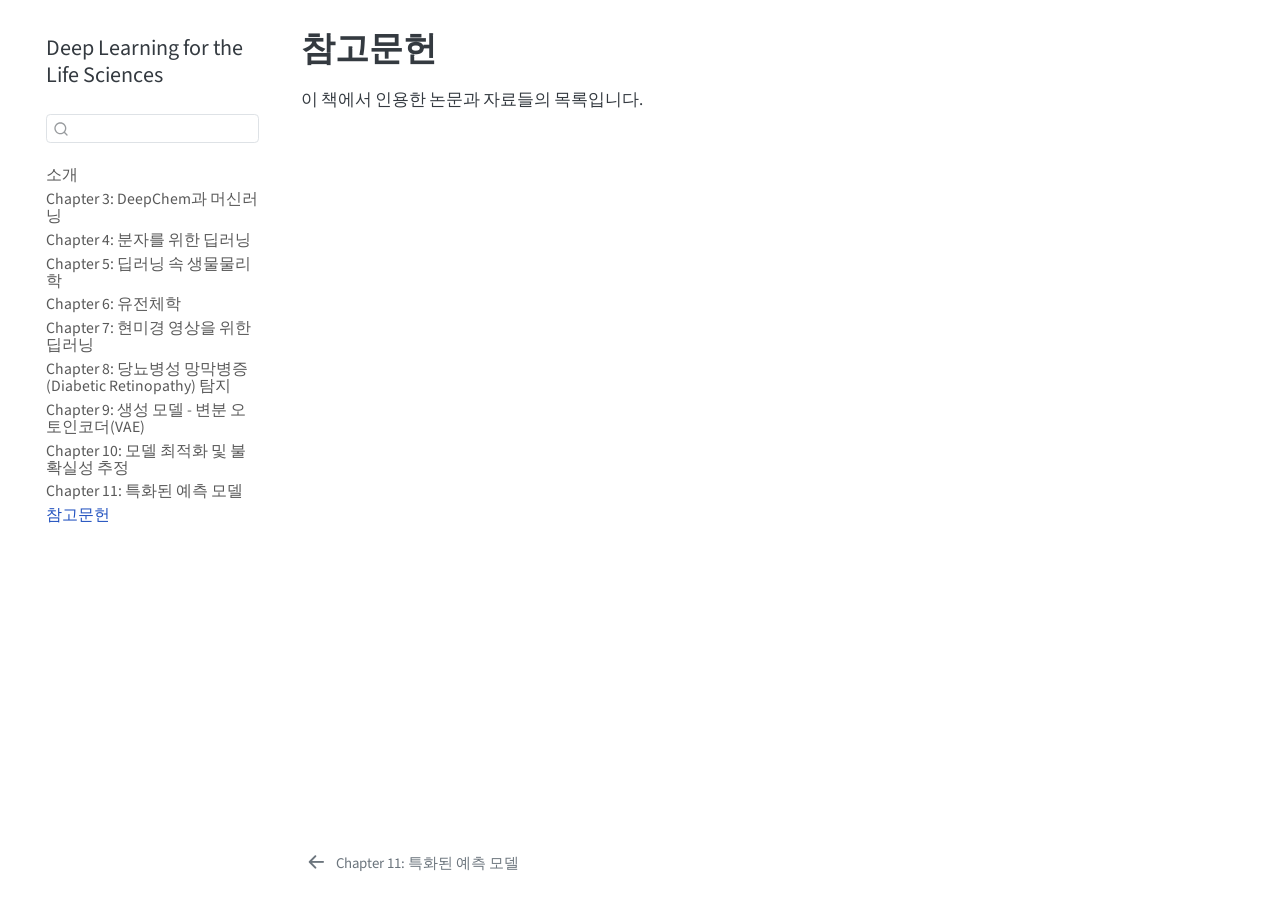
<file: references.html>
<!DOCTYPE html>
<html xmlns="http://www.w3.org/1999/xhtml" lang="en" xml:lang="en"><head>

<meta charset="utf-8">
<meta name="generator" content="quarto-1.9.38">

<meta name="viewport" content="width=device-width, initial-scale=1.0, user-scalable=yes">


<title>참고문헌 – Deep Learning for the Life Sciences</title>
<style>
/* Default styles provided by pandoc.
** See https://pandoc.org/MANUAL.html#variables-for-html for config info.
*/
code{white-space: pre-wrap;}
span.smallcaps{font-variant: small-caps;}
div.columns{display: flex; gap: min(4vw, 1.5em);}
div.column{flex: auto; overflow-x: auto;}
div.hanging-indent{margin-left: 1.5em; text-indent: -1.5em;}
ul.task-list{list-style: none;}
ul.task-list li input[type="checkbox"] {
  width: 0.8em;
  margin: 0 0.8em 0.2em -1em; /* quarto-specific, see https://github.com/quarto-dev/quarto-cli/issues/4556 */ 
  vertical-align: middle;
}
/* CSS for citations */
div.csl-bib-body { }
div.csl-entry {
  clear: both;
}
.hanging-indent div.csl-entry {
  margin-left:2em;
  text-indent:-2em;
}
div.csl-left-margin {
  min-width:2em;
  float:left;
}
div.csl-right-inline {
  margin-left:2em;
  padding-left:1em;
}
div.csl-indent {
  margin-left: 2em;
}</style>


<script src="site_libs/quarto-nav/quarto-nav.js"></script>
<script src="site_libs/quarto-nav/headroom.min.js"></script>
<script src="site_libs/clipboard/clipboard.min.js"></script>
<script src="site_libs/quarto-search/autocomplete.umd.js"></script>
<script src="site_libs/quarto-search/fuse.min.js"></script>
<script src="site_libs/quarto-search/quarto-search.js"></script>
<meta name="quarto:offset" content="./">
<link href="./Chapter11/index.html" rel="prev">
<script src="site_libs/quarto-html/quarto.js" type="module"></script>
<script src="site_libs/quarto-html/tabsets/tabsets.js" type="module"></script>
<script src="site_libs/quarto-html/popper.min.js"></script>
<script src="site_libs/quarto-html/tippy.umd.min.js"></script>
<script src="site_libs/quarto-html/anchor.min.js"></script>
<link href="site_libs/quarto-html/tippy.css" rel="stylesheet">
<link href="site_libs/quarto-html/quarto-syntax-highlighting-15634bcf2e68342d4ad2dfa704d543f6.css" rel="stylesheet" id="quarto-text-highlighting-styles">
<script src="site_libs/bootstrap/bootstrap.min.js"></script>
<link href="site_libs/bootstrap/bootstrap-icons.css" rel="stylesheet">
<link href="site_libs/bootstrap/bootstrap-2dcff80ce44e81cc327f7b5509d9652d.min.css" rel="stylesheet" append-hash="true" id="quarto-bootstrap" data-mode="light">
<script id="quarto-search-options" type="application/json">{
  "location": "sidebar",
  "copy-button": false,
  "collapse-after": 3,
  "panel-placement": "start",
  "type": "textbox",
  "limit": 50,
  "keyboard-shortcut": [
    "f",
    "/",
    "s"
  ],
  "show-item-context": false,
  "language": {
    "search-no-results-text": "No results",
    "search-matching-documents-text": "matching documents",
    "search-copy-link-title": "Copy link to search",
    "search-hide-matches-text": "Hide additional matches",
    "search-more-match-text": "more match in this document",
    "search-more-matches-text": "more matches in this document",
    "search-clear-button-title": "Clear",
    "search-text-placeholder": "",
    "search-detached-cancel-button-title": "Cancel",
    "search-submit-button-title": "Submit",
    "search-label": "Search"
  }
}</script>


</head>

<body class="nav-sidebar floating quarto-light">

<div id="quarto-search-results"></div>
  <header id="quarto-header" class="headroom fixed-top">
  <nav class="quarto-secondary-nav">
    <div class="container-fluid d-flex">
      <button type="button" class="quarto-btn-toggle btn" data-bs-toggle="collapse" role="button" data-bs-target=".quarto-sidebar-collapse-item" aria-controls="quarto-sidebar" aria-expanded="false" aria-label="Toggle sidebar navigation" onclick="if (window.quartoToggleHeadroom) { window.quartoToggleHeadroom(); }">
        <i class="bi bi-layout-text-sidebar-reverse"></i>
      </button>
        <nav class="quarto-page-breadcrumbs" aria-label="breadcrumb"><ol class="breadcrumb"><li class="breadcrumb-item"><a href="./references.html">참고문헌</a></li></ol></nav>
        <a class="flex-grow-1" role="navigation" data-bs-toggle="collapse" data-bs-target=".quarto-sidebar-collapse-item" aria-controls="quarto-sidebar" aria-expanded="false" aria-label="Toggle sidebar navigation" onclick="if (window.quartoToggleHeadroom) { window.quartoToggleHeadroom(); }">      
        </a>
      <button type="button" class="btn quarto-search-button" aria-label="Search" onclick="window.quartoOpenSearch();">
        <i class="bi bi-search"></i>
      </button>
    </div>
  </nav>
</header>
<!-- content -->
<div id="quarto-content" class="quarto-container page-columns page-rows-contents page-layout-article">
<!-- sidebar -->
  <nav id="quarto-sidebar" class="sidebar collapse collapse-horizontal quarto-sidebar-collapse-item sidebar-navigation floating overflow-auto">
    <div class="pt-lg-2 mt-2 text-left sidebar-header">
    <div class="sidebar-title mb-0 py-0">
      <a href="./">Deep Learning for the Life Sciences</a> 
    </div>
      </div>
        <div class="mt-2 flex-shrink-0 align-items-center">
        <div class="sidebar-search">
        <div id="quarto-search" class="" title="Search"></div>
        </div>
        </div>
    <div class="sidebar-menu-container"> 
    <ul class="list-unstyled mt-1">
        <li class="sidebar-item">
  <div class="sidebar-item-container"> 
  <a href="./index.html" class="sidebar-item-text sidebar-link">
 <span class="menu-text">소개</span></a>
  </div>
</li>
        <li class="sidebar-item">
  <div class="sidebar-item-container"> 
  <a href="./Chapter03/index.html" class="sidebar-item-text sidebar-link"><span class="chapter-title">Chapter 3: DeepChem과 머신러닝</span></a>
  </div>
</li>
        <li class="sidebar-item">
  <div class="sidebar-item-container"> 
  <a href="./Chapter04/index.html" class="sidebar-item-text sidebar-link"><span class="chapter-title">Chapter 4: 분자를 위한 딥러닝</span></a>
  </div>
</li>
        <li class="sidebar-item">
  <div class="sidebar-item-container"> 
  <a href="./Chapter05/index.html" class="sidebar-item-text sidebar-link"><span class="chapter-title">Chapter 5: 딥러닝 속 생물물리학</span></a>
  </div>
</li>
        <li class="sidebar-item">
  <div class="sidebar-item-container"> 
  <a href="./Chapter06/index.html" class="sidebar-item-text sidebar-link"><span class="chapter-title">Chapter 6: 유전체학</span></a>
  </div>
</li>
        <li class="sidebar-item">
  <div class="sidebar-item-container"> 
  <a href="./Chapter07/index.html" class="sidebar-item-text sidebar-link"><span class="chapter-title">Chapter 7: 현미경 영상을 위한 딥러닝</span></a>
  </div>
</li>
        <li class="sidebar-item">
  <div class="sidebar-item-container"> 
  <a href="./Chapter08/index.html" class="sidebar-item-text sidebar-link"><span class="chapter-title">Chapter 8: 당뇨병성 망막병증(Diabetic Retinopathy) 탐지</span></a>
  </div>
</li>
        <li class="sidebar-item">
  <div class="sidebar-item-container"> 
  <a href="./Chapter09/index.html" class="sidebar-item-text sidebar-link"><span class="chapter-title">Chapter 9: 생성 모델 - 변분 오토인코더(VAE)</span></a>
  </div>
</li>
        <li class="sidebar-item">
  <div class="sidebar-item-container"> 
  <a href="./Chapter10/index.html" class="sidebar-item-text sidebar-link"><span class="chapter-title">Chapter 10: 모델 최적화 및 불확실성 추정</span></a>
  </div>
</li>
        <li class="sidebar-item">
  <div class="sidebar-item-container"> 
  <a href="./Chapter11/index.html" class="sidebar-item-text sidebar-link"><span class="chapter-title">Chapter 11: 특화된 예측 모델</span></a>
  </div>
</li>
        <li class="sidebar-item">
  <div class="sidebar-item-container"> 
  <a href="./references.html" class="sidebar-item-text sidebar-link active">
 <span class="menu-text">참고문헌</span></a>
  </div>
</li>
    </ul>
    </div>
</nav>
<div id="quarto-sidebar-glass" class="quarto-sidebar-collapse-item" data-bs-toggle="collapse" data-bs-target=".quarto-sidebar-collapse-item"></div>
<!-- margin-sidebar -->
    <div id="quarto-margin-sidebar" class="sidebar margin-sidebar zindex-bottom">
        
    </div>
<!-- main -->
<main class="content" id="quarto-document-content">

<header id="title-block-header" class="quarto-title-block default">
<div class="quarto-title">
<h1 class="title">참고문헌</h1>
</div>



<div class="quarto-title-meta">

    
  
    
  </div>
  


</header>


<p>이 책에서 인용한 논문과 자료들의 목록입니다.</p>
<div id="refs" role="list" style="display: none">

</div>



</main> <!-- /main -->
<script id="quarto-html-after-body" type="application/javascript">
  window.document.addEventListener("DOMContentLoaded", function (event) {
    const icon = "";
    const anchorJS = new window.AnchorJS();
    anchorJS.options = {
      placement: 'right',
      icon: icon
    };
    anchorJS.add('.anchored');
    const isCodeAnnotation = (el) => {
      for (const clz of el.classList) {
        if (clz.startsWith('code-annotation-')) {                     
          return true;
        }
      }
      return false;
    }
    const onCopySuccess = function(e) {
      // button target
      const button = e.trigger;
      // don't keep focus
      button.blur();
      // flash "checked"
      button.classList.add('code-copy-button-checked');
      var currentTitle = button.getAttribute("title");
      button.setAttribute("title", "Copied!");
      let tooltip;
      if (window.bootstrap) {
        button.setAttribute("data-bs-toggle", "tooltip");
        button.setAttribute("data-bs-placement", "left");
        button.setAttribute("data-bs-title", "Copied!");
        tooltip = new bootstrap.Tooltip(button, 
          { trigger: "manual", 
            customClass: "code-copy-button-tooltip",
            offset: [0, -8]});
        tooltip.show();    
      }
      setTimeout(function() {
        if (tooltip) {
          tooltip.hide();
          button.removeAttribute("data-bs-title");
          button.removeAttribute("data-bs-toggle");
          button.removeAttribute("data-bs-placement");
        }
        button.setAttribute("title", currentTitle);
        button.classList.remove('code-copy-button-checked');
      }, 1000);
      // clear code selection
      e.clearSelection();
    }
    const getTextToCopy = function(trigger) {
      const outerScaffold = trigger.parentElement.cloneNode(true);
      const codeEl = outerScaffold.querySelector('code');
      for (const childEl of codeEl.children) {
        if (isCodeAnnotation(childEl)) {
          childEl.remove();
        }
      }
      return codeEl.innerText;
    }
    const clipboard = new window.ClipboardJS('.code-copy-button:not([data-in-quarto-modal])', {
      text: getTextToCopy
    });
    clipboard.on('success', onCopySuccess);
    if (window.document.getElementById('quarto-embedded-source-code-modal')) {
      const clipboardModal = new window.ClipboardJS('.code-copy-button[data-in-quarto-modal]', {
        text: getTextToCopy,
        container: window.document.getElementById('quarto-embedded-source-code-modal')
      });
      clipboardModal.on('success', onCopySuccess);
    }
      var localhostRegex = new RegExp(/^(?:http|https):\/\/localhost\:?[0-9]*\//);
      var mailtoRegex = new RegExp(/^mailto:/);
        var filterRegex = new RegExp('/' + window.location.host + '/');
      var isInternal = (href) => {
          return filterRegex.test(href) || localhostRegex.test(href) || mailtoRegex.test(href);
      }
      // Inspect non-navigation links and adorn them if external
     var links = window.document.querySelectorAll('a[href]:not(.nav-link):not(.navbar-brand):not(.toc-action):not(.sidebar-link):not(.sidebar-item-toggle):not(.pagination-link):not(.no-external):not([aria-hidden]):not(.dropdown-item):not(.quarto-navigation-tool):not(.about-link)');
      for (var i=0; i<links.length; i++) {
        const link = links[i];
        if (!isInternal(link.href)) {
          // undo the damage that might have been done by quarto-nav.js in the case of
          // links that we want to consider external
          if (link.dataset.originalHref !== undefined) {
            link.href = link.dataset.originalHref;
          }
        }
      }
    function tippyHover(el, contentFn, onTriggerFn, onUntriggerFn) {
      const config = {
        allowHTML: true,
        maxWidth: 500,
        delay: 100,
        arrow: false,
        appendTo: function(el) {
            return el.parentElement;
        },
        interactive: true,
        interactiveBorder: 10,
        theme: 'quarto',
        placement: 'bottom-start',
      };
      if (contentFn) {
        config.content = contentFn;
      }
      if (onTriggerFn) {
        config.onTrigger = onTriggerFn;
      }
      if (onUntriggerFn) {
        config.onUntrigger = onUntriggerFn;
      }
      window.tippy(el, config); 
    }
    const noterefs = window.document.querySelectorAll('a[role="doc-noteref"]');
    for (var i=0; i<noterefs.length; i++) {
      const ref = noterefs[i];
      tippyHover(ref, function() {
        // use id or data attribute instead here
        let href = ref.getAttribute('data-footnote-href') || ref.getAttribute('href');
        try { href = new URL(href).hash; } catch {}
        const id = href.replace(/^#\/?/, "");
        const note = window.document.getElementById(id);
        if (note) {
          return note.innerHTML;
        } else {
          return "";
        }
      });
    }
    const xrefs = window.document.querySelectorAll('a.quarto-xref');
    const processXRef = (id, note) => {
      // Strip column container classes
      const stripColumnClz = (el) => {
        el.classList.remove("page-full", "page-columns");
        if (el.children) {
          for (const child of el.children) {
            stripColumnClz(child);
          }
        }
      }
      stripColumnClz(note)
      if (id === null || id.startsWith('sec-')) {
        // Special case sections, only their first couple elements
        const container = document.createElement("div");
        if (note.children && note.children.length > 2) {
          container.appendChild(note.children[0].cloneNode(true));
          for (let i = 1; i < note.children.length; i++) {
            const child = note.children[i];
            if (child.tagName === "P" && child.innerText === "") {
              continue;
            } else {
              container.appendChild(child.cloneNode(true));
              break;
            }
          }
          if (window.Quarto?.typesetMath) {
            window.Quarto.typesetMath(container);
          }
          return container.innerHTML
        } else {
          if (window.Quarto?.typesetMath) {
            window.Quarto.typesetMath(note);
          }
          return note.innerHTML;
        }
      } else {
        // Remove any anchor links if they are present
        const anchorLink = note.querySelector('a.anchorjs-link');
        if (anchorLink) {
          anchorLink.remove();
        }
        if (window.Quarto?.typesetMath) {
          window.Quarto.typesetMath(note);
        }
        if (note.classList.contains("callout")) {
          return note.outerHTML;
        } else {
          return note.innerHTML;
        }
      }
    }
    for (var i=0; i<xrefs.length; i++) {
      const xref = xrefs[i];
      tippyHover(xref, undefined, function(instance) {
        instance.disable();
        let url = xref.getAttribute('href');
        let hash = undefined; 
        if (url.startsWith('#')) {
          hash = url;
        } else {
          try { hash = new URL(url).hash; } catch {}
        }
        if (hash) {
          const id = hash.replace(/^#\/?/, "");
          const note = window.document.getElementById(id);
          if (note !== null) {
            try {
              const html = processXRef(id, note.cloneNode(true));
              instance.setContent(html);
            } finally {
              instance.enable();
              instance.show();
            }
          } else {
            // See if we can fetch this
            fetch(url.split('#')[0])
            .then(res => res.text())
            .then(html => {
              const parser = new DOMParser();
              const htmlDoc = parser.parseFromString(html, "text/html");
              const note = htmlDoc.getElementById(id);
              if (note !== null) {
                const html = processXRef(id, note);
                instance.setContent(html);
              } 
            }).finally(() => {
              instance.enable();
              instance.show();
            });
          }
        } else {
          // See if we can fetch a full url (with no hash to target)
          // This is a special case and we should probably do some content thinning / targeting
          fetch(url)
          .then(res => res.text())
          .then(html => {
            const parser = new DOMParser();
            const htmlDoc = parser.parseFromString(html, "text/html");
            const note = htmlDoc.querySelector('main.content');
            if (note !== null) {
              // This should only happen for chapter cross references
              // (since there is no id in the URL)
              // remove the first header
              if (note.children.length > 0 && note.children[0].tagName === "HEADER") {
                note.children[0].remove();
              }
              const html = processXRef(null, note);
              instance.setContent(html);
            } 
          }).finally(() => {
            instance.enable();
            instance.show();
          });
        }
      }, function(instance) {
      });
    }
        let selectedAnnoteEl;
        const selectorForAnnotation = ( cell, annotation) => {
          let cellAttr = 'data-code-cell="' + cell + '"';
          let lineAttr = 'data-code-annotation="' +  annotation + '"';
          const selector = 'span[' + cellAttr + '][' + lineAttr + ']';
          return selector;
        }
        const selectCodeLines = (annoteEl) => {
          const doc = window.document;
          const targetCell = annoteEl.getAttribute("data-target-cell");
          const targetAnnotation = annoteEl.getAttribute("data-target-annotation");
          const annoteSpan = window.document.querySelector(selectorForAnnotation(targetCell, targetAnnotation));
          const lines = annoteSpan.getAttribute("data-code-lines").split(",");
          const lineIds = lines.map((line) => {
            return targetCell + "-" + line;
          })
          let top = null;
          let height = null;
          let parent = null;
          if (lineIds.length > 0) {
              //compute the position of the single el (top and bottom and make a div)
              const el = window.document.getElementById(lineIds[0]);
              top = el.offsetTop;
              height = el.offsetHeight;
              parent = el.parentElement.parentElement;
            if (lineIds.length > 1) {
              const lastEl = window.document.getElementById(lineIds[lineIds.length - 1]);
              const bottom = lastEl.offsetTop + lastEl.offsetHeight;
              height = bottom - top;
            }
            if (top !== null && height !== null && parent !== null) {
              // cook up a div (if necessary) and position it 
              let div = window.document.getElementById("code-annotation-line-highlight");
              if (div === null) {
                div = window.document.createElement("div");
                div.setAttribute("id", "code-annotation-line-highlight");
                div.style.position = 'absolute';
                parent.appendChild(div);
              }
              div.style.top = top - 2 + "px";
              div.style.height = height + 4 + "px";
              div.style.left = 0;
              let gutterDiv = window.document.getElementById("code-annotation-line-highlight-gutter");
              if (gutterDiv === null) {
                gutterDiv = window.document.createElement("div");
                gutterDiv.setAttribute("id", "code-annotation-line-highlight-gutter");
                gutterDiv.style.position = 'absolute';
                const codeCell = window.document.getElementById(targetCell);
                const gutter = codeCell.querySelector('.code-annotation-gutter');
                gutter.appendChild(gutterDiv);
              }
              gutterDiv.style.top = top - 2 + "px";
              gutterDiv.style.height = height + 4 + "px";
            }
            selectedAnnoteEl = annoteEl;
          }
        };
        const unselectCodeLines = () => {
          const elementsIds = ["code-annotation-line-highlight", "code-annotation-line-highlight-gutter"];
          elementsIds.forEach((elId) => {
            const div = window.document.getElementById(elId);
            if (div) {
              div.remove();
            }
          });
          selectedAnnoteEl = undefined;
        };
          // Handle positioning of the toggle
      window.addEventListener(
        "resize",
        throttle(() => {
          elRect = undefined;
          if (selectedAnnoteEl) {
            selectCodeLines(selectedAnnoteEl);
          }
        }, 10)
      );
      function throttle(fn, ms) {
      let throttle = false;
      let timer;
        return (...args) => {
          if(!throttle) { // first call gets through
              fn.apply(this, args);
              throttle = true;
          } else { // all the others get throttled
              if(timer) clearTimeout(timer); // cancel #2
              timer = setTimeout(() => {
                fn.apply(this, args);
                timer = throttle = false;
              }, ms);
          }
        };
      }
        // Attach click handler to the DT
        const annoteDls = window.document.querySelectorAll('dt[data-target-cell]');
        for (const annoteDlNode of annoteDls) {
          annoteDlNode.addEventListener('click', (event) => {
            const clickedEl = event.target;
            if (clickedEl !== selectedAnnoteEl) {
              unselectCodeLines();
              const activeEl = window.document.querySelector('dt[data-target-cell].code-annotation-active');
              if (activeEl) {
                activeEl.classList.remove('code-annotation-active');
              }
              selectCodeLines(clickedEl);
              clickedEl.classList.add('code-annotation-active');
            } else {
              // Unselect the line
              unselectCodeLines();
              clickedEl.classList.remove('code-annotation-active');
            }
          });
        }
    const findCites = (el) => {
      const parentEl = el.parentElement;
      if (parentEl) {
        const cites = parentEl.dataset.cites;
        if (cites) {
          return {
            el,
            cites: cites.split(' ')
          };
        } else {
          return findCites(el.parentElement)
        }
      } else {
        return undefined;
      }
    };
    var bibliorefs = window.document.querySelectorAll('a[role="doc-biblioref"]');
    for (var i=0; i<bibliorefs.length; i++) {
      const ref = bibliorefs[i];
      const citeInfo = findCites(ref);
      if (citeInfo) {
        tippyHover(citeInfo.el, function() {
          var popup = window.document.createElement('div');
          citeInfo.cites.forEach(function(cite) {
            var citeDiv = window.document.createElement('div');
            citeDiv.classList.add('hanging-indent');
            citeDiv.classList.add('csl-entry');
            var biblioDiv = window.document.getElementById('ref-' + cite);
            if (biblioDiv) {
              citeDiv.innerHTML = biblioDiv.innerHTML;
            }
            popup.appendChild(citeDiv);
          });
          return popup.innerHTML;
        });
      }
    }
  });
  </script>
<nav class="page-navigation">
  <div class="nav-page nav-page-previous">
      <a href="./Chapter11/index.html" class="pagination-link" aria-label="Chapter 11: 특화된 예측 모델">
        <i class="bi bi-arrow-left-short"></i> <span class="nav-page-text"><span class="chapter-title">Chapter 11: 특화된 예측 모델</span></span>
      </a>          
  </div>
  <div class="nav-page nav-page-next">
  </div>
</nav>
</div> <!-- /content -->




</body></html>
</file>
<file: site_libs/quarto-html/tippy.css>
.tippy-box[data-animation=fade][data-state=hidden]{opacity:0}[data-tippy-root]{max-width:calc(100vw - 10px)}.tippy-box{position:relative;background-color:#333;color:#fff;border-radius:4px;font-size:14px;line-height:1.4;white-space:normal;outline:0;transition-property:transform,visibility,opacity}.tippy-box[data-placement^=top]>.tippy-arrow{bottom:0}.tippy-box[data-placement^=top]>.tippy-arrow:before{bottom:-7px;left:0;border-width:8px 8px 0;border-top-color:initial;transform-origin:center top}.tippy-box[data-placement^=bottom]>.tippy-arrow{top:0}.tippy-box[data-placement^=bottom]>.tippy-arrow:before{top:-7px;left:0;border-width:0 8px 8px;border-bottom-color:initial;transform-origin:center bottom}.tippy-box[data-placement^=left]>.tippy-arrow{right:0}.tippy-box[data-placement^=left]>.tippy-arrow:before{border-width:8px 0 8px 8px;border-left-color:initial;right:-7px;transform-origin:center left}.tippy-box[data-placement^=right]>.tippy-arrow{left:0}.tippy-box[data-placement^=right]>.tippy-arrow:before{left:-7px;border-width:8px 8px 8px 0;border-right-color:initial;transform-origin:center right}.tippy-box[data-inertia][data-state=visible]{transition-timing-function:cubic-bezier(.54,1.5,.38,1.11)}.tippy-arrow{width:16px;height:16px;color:#333}.tippy-arrow:before{content:"";position:absolute;border-color:transparent;border-style:solid}.tippy-content{position:relative;padding:5px 9px;z-index:1}
</file>
<file: site_libs/quarto-html/quarto-syntax-highlighting-15634bcf2e68342d4ad2dfa704d543f6.css>
/* quarto syntax highlight colors */
:root {
  --quarto-hl-ot-color: #003B4F;
  --quarto-hl-at-color: #657422;
  --quarto-hl-ss-color: #20794D;
  --quarto-hl-an-color: #5E5E5E;
  --quarto-hl-fu-color: #4758AB;
  --quarto-hl-st-color: #20794D;
  --quarto-hl-cf-color: #003B4F;
  --quarto-hl-op-color: #5E5E5E;
  --quarto-hl-er-color: #AD0000;
  --quarto-hl-bn-color: #AD0000;
  --quarto-hl-al-color: #AD0000;
  --quarto-hl-va-color: #111111;
  --quarto-hl-bu-color: inherit;
  --quarto-hl-ex-color: inherit;
  --quarto-hl-pp-color: #AD0000;
  --quarto-hl-in-color: #5E5E5E;
  --quarto-hl-vs-color: #20794D;
  --quarto-hl-wa-color: #5E5E5E;
  --quarto-hl-do-color: #5E5E5E;
  --quarto-hl-im-color: #00769E;
  --quarto-hl-ch-color: #20794D;
  --quarto-hl-dt-color: #AD0000;
  --quarto-hl-fl-color: #AD0000;
  --quarto-hl-co-color: #5E5E5E;
  --quarto-hl-cv-color: #5E5E5E;
  --quarto-hl-cn-color: #8f5902;
  --quarto-hl-sc-color: #5E5E5E;
  --quarto-hl-dv-color: #AD0000;
  --quarto-hl-kw-color: #003B4F;
}

/* other quarto variables */
:root {
  --quarto-font-monospace: SFMono-Regular, Menlo, Monaco, Consolas, "Liberation Mono", "Courier New", monospace;
}

/* syntax highlight based on Pandoc's rules */
pre > code.sourceCode > span {
  color: #003B4F;
}

code.sourceCode > span {
  color: #003B4F;
}

div.sourceCode,
div.sourceCode pre.sourceCode {
  color: #003B4F;
}

/* Normal */
code span {
  color: #003B4F;
}

/* Alert */
code span.al {
  color: #AD0000;
  font-style: inherit;
}

/* Annotation */
code span.an {
  color: #5E5E5E;
  font-style: inherit;
}

/* Attribute */
code span.at {
  color: #657422;
  font-style: inherit;
}

/* BaseN */
code span.bn {
  color: #AD0000;
  font-style: inherit;
}

/* BuiltIn */
code span.bu {
  font-style: inherit;
}

/* ControlFlow */
code span.cf {
  color: #003B4F;
  font-weight: bold;
  font-style: inherit;
}

/* Char */
code span.ch {
  color: #20794D;
  font-style: inherit;
}

/* Constant */
code span.cn {
  color: #8f5902;
  font-style: inherit;
}

/* Comment */
code span.co {
  color: #5E5E5E;
  font-style: inherit;
}

/* CommentVar */
code span.cv {
  color: #5E5E5E;
  font-style: italic;
}

/* Documentation */
code span.do {
  color: #5E5E5E;
  font-style: italic;
}

/* DataType */
code span.dt {
  color: #AD0000;
  font-style: inherit;
}

/* DecVal */
code span.dv {
  color: #AD0000;
  font-style: inherit;
}

/* Error */
code span.er {
  color: #AD0000;
  font-style: inherit;
}

/* Extension */
code span.ex {
  font-style: inherit;
}

/* Float */
code span.fl {
  color: #AD0000;
  font-style: inherit;
}

/* Function */
code span.fu {
  color: #4758AB;
  font-style: inherit;
}

/* Import */
code span.im {
  color: #00769E;
  font-style: inherit;
}

/* Information */
code span.in {
  color: #5E5E5E;
  font-style: inherit;
}

/* Keyword */
code span.kw {
  color: #003B4F;
  font-weight: bold;
  font-style: inherit;
}

/* Operator */
code span.op {
  color: #5E5E5E;
  font-style: inherit;
}

/* Other */
code span.ot {
  color: #003B4F;
  font-style: inherit;
}

/* Preprocessor */
code span.pp {
  color: #AD0000;
  font-style: inherit;
}

/* SpecialChar */
code span.sc {
  color: #5E5E5E;
  font-style: inherit;
}

/* SpecialString */
code span.ss {
  color: #20794D;
  font-style: inherit;
}

/* String */
code span.st {
  color: #20794D;
  font-style: inherit;
}

/* Variable */
code span.va {
  color: #111111;
  font-style: inherit;
}

/* VerbatimString */
code span.vs {
  color: #20794D;
  font-style: inherit;
}

/* Warning */
code span.wa {
  color: #5E5E5E;
  font-style: italic;
}

.prevent-inlining {
  content: "</";
}

/*# sourceMappingURL=f23921c56f73e400b49028c9186a1aa0.css.map */
</file>
